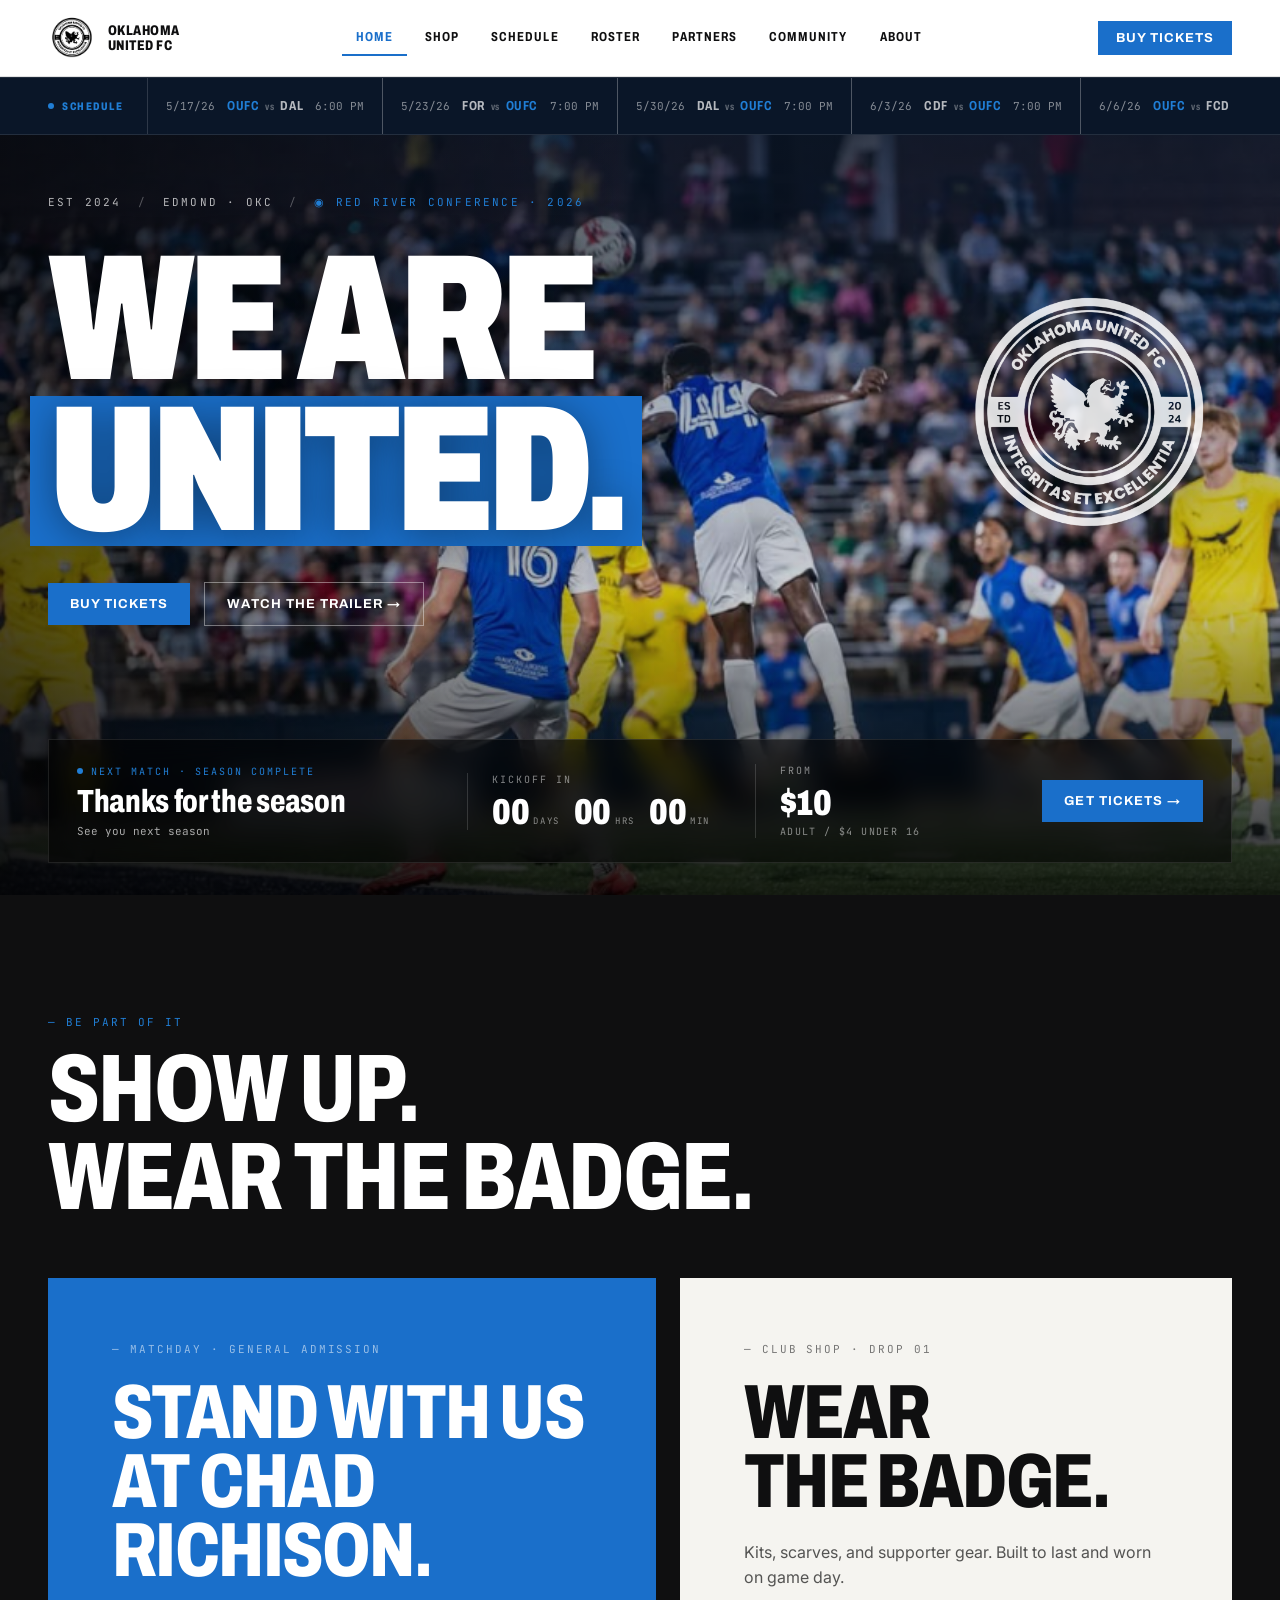
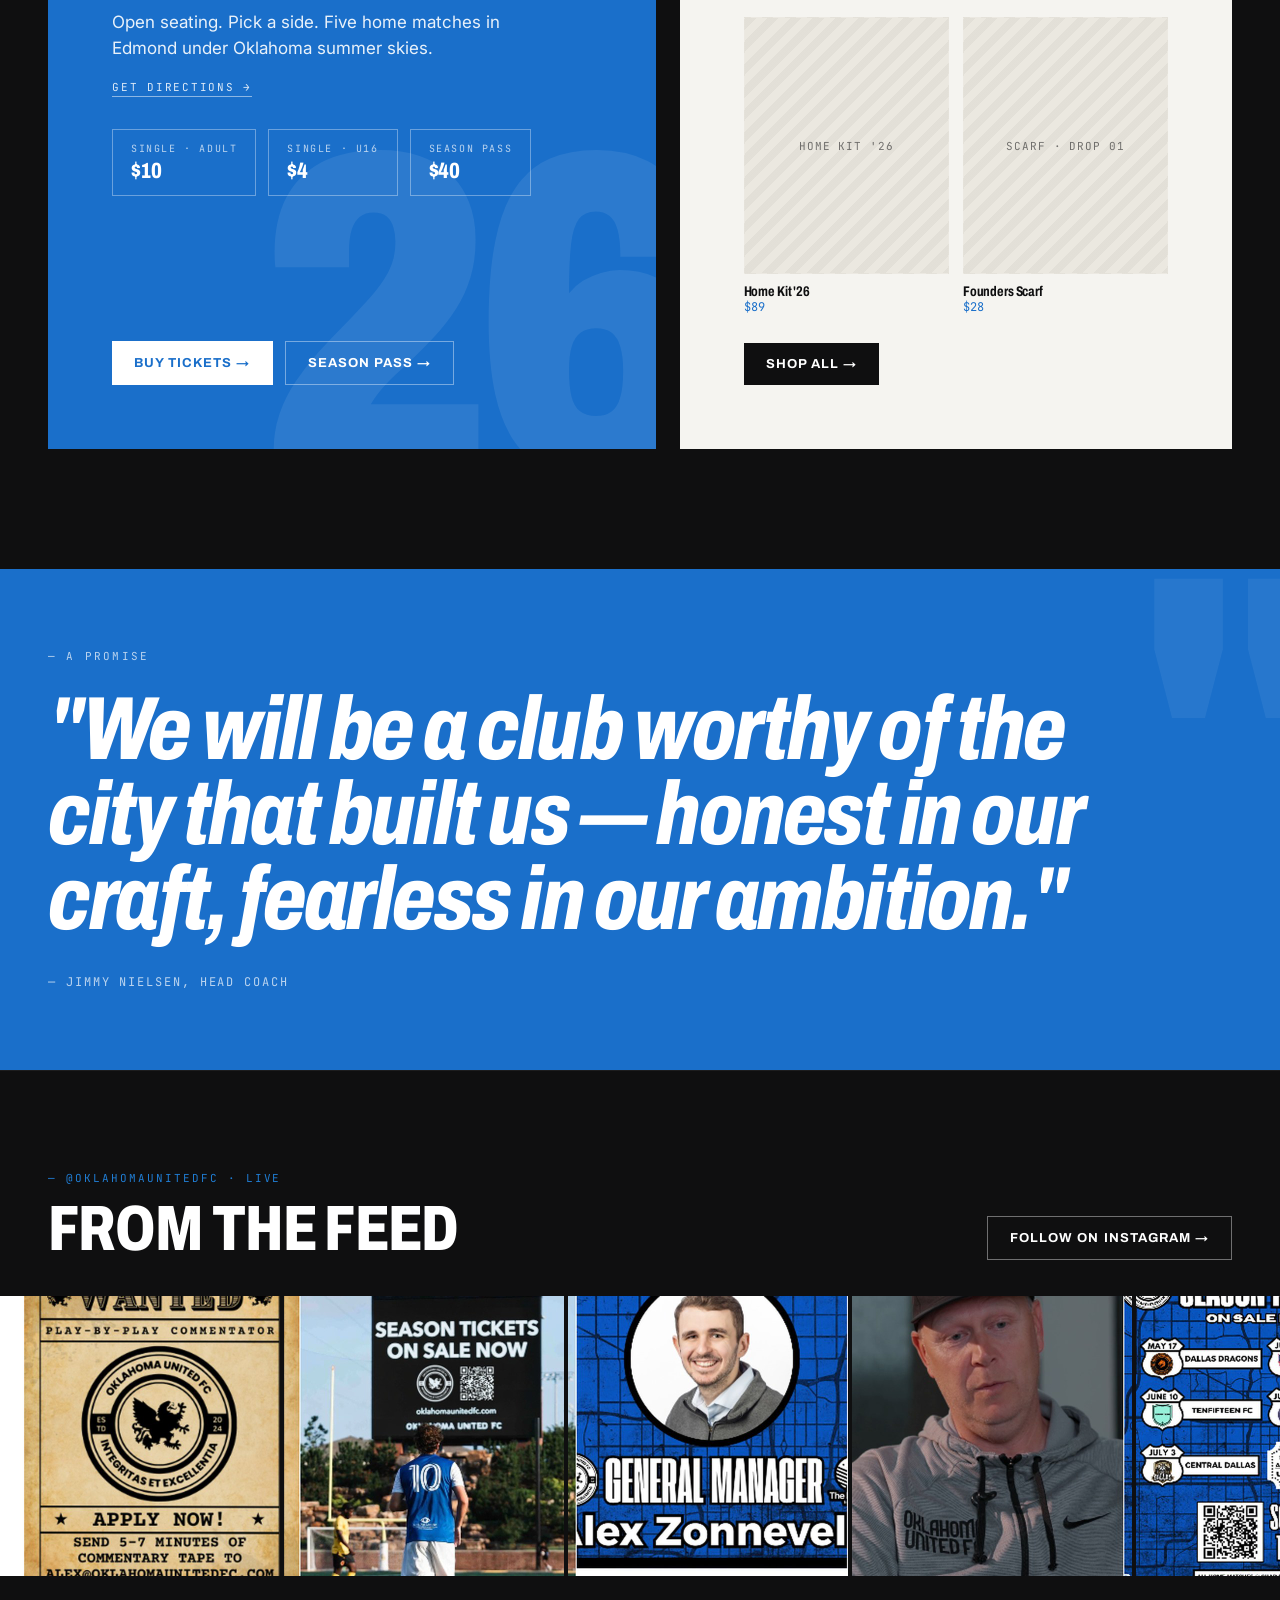
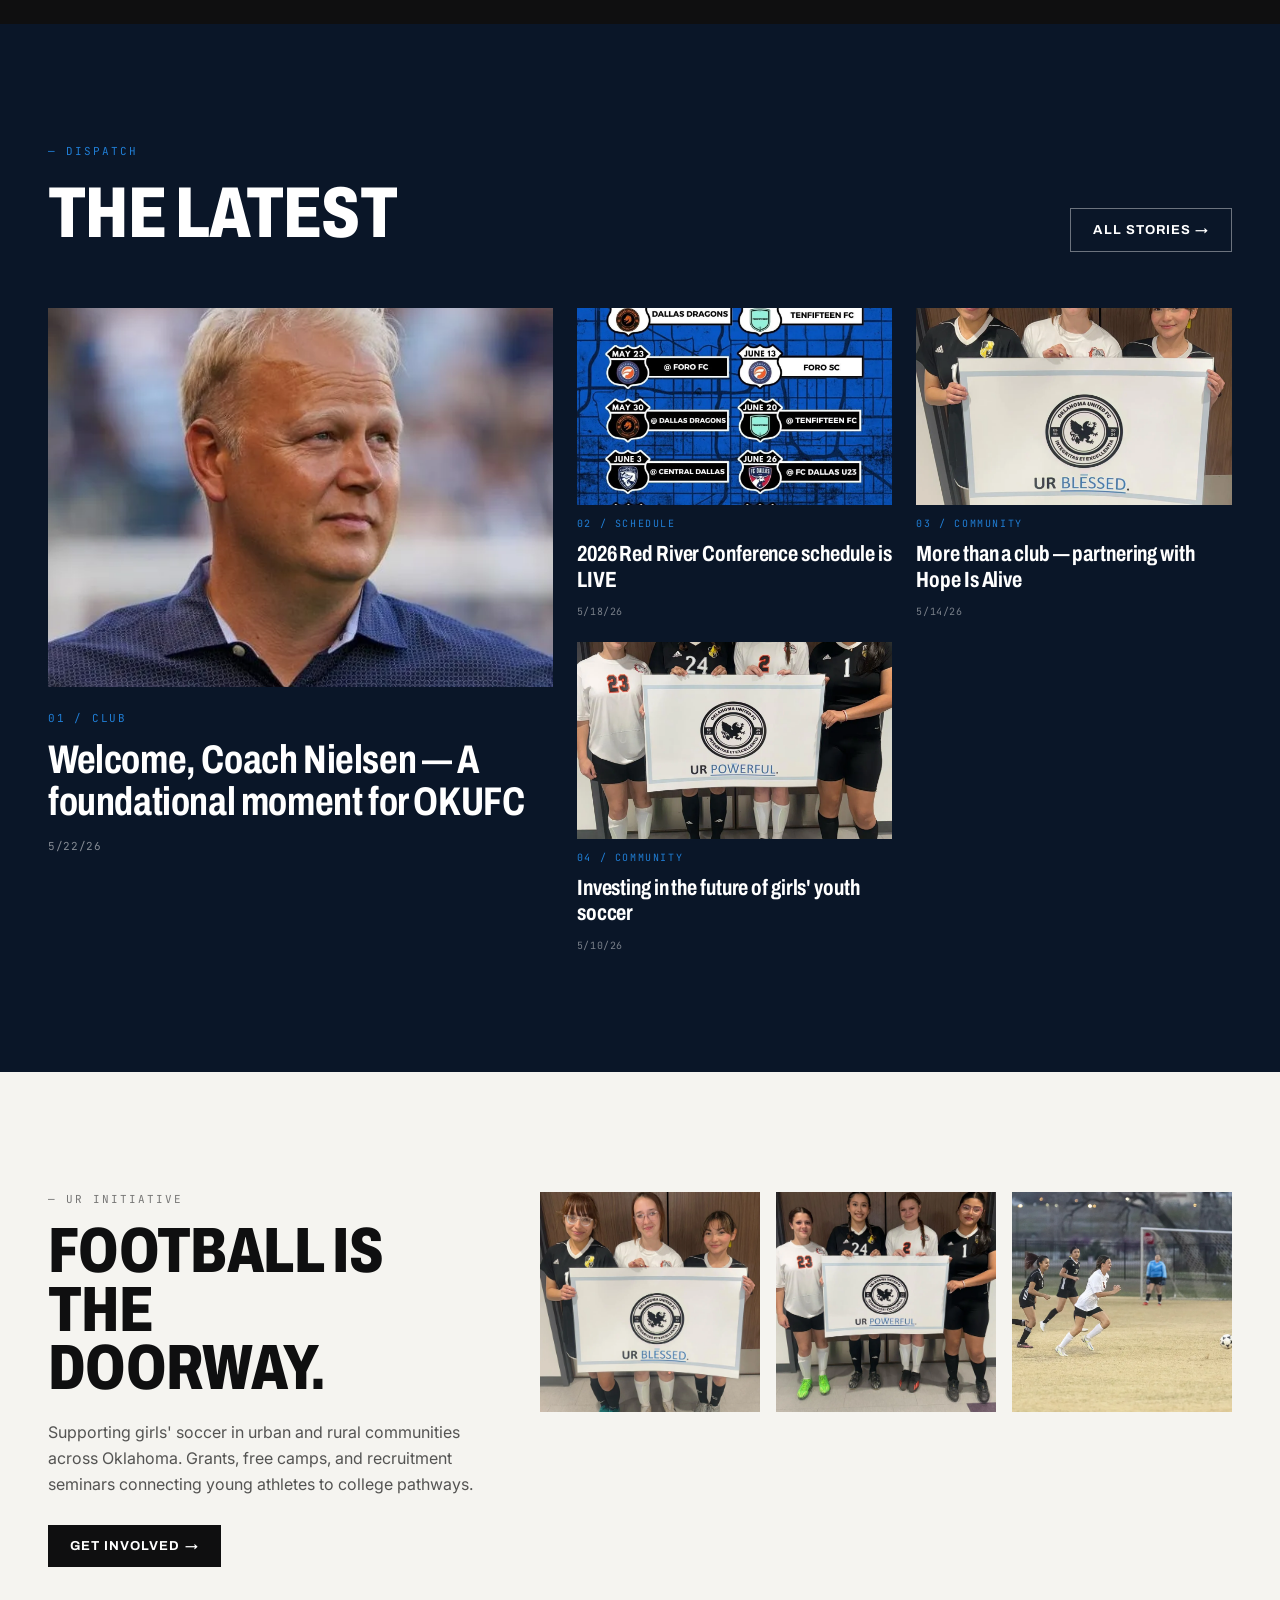
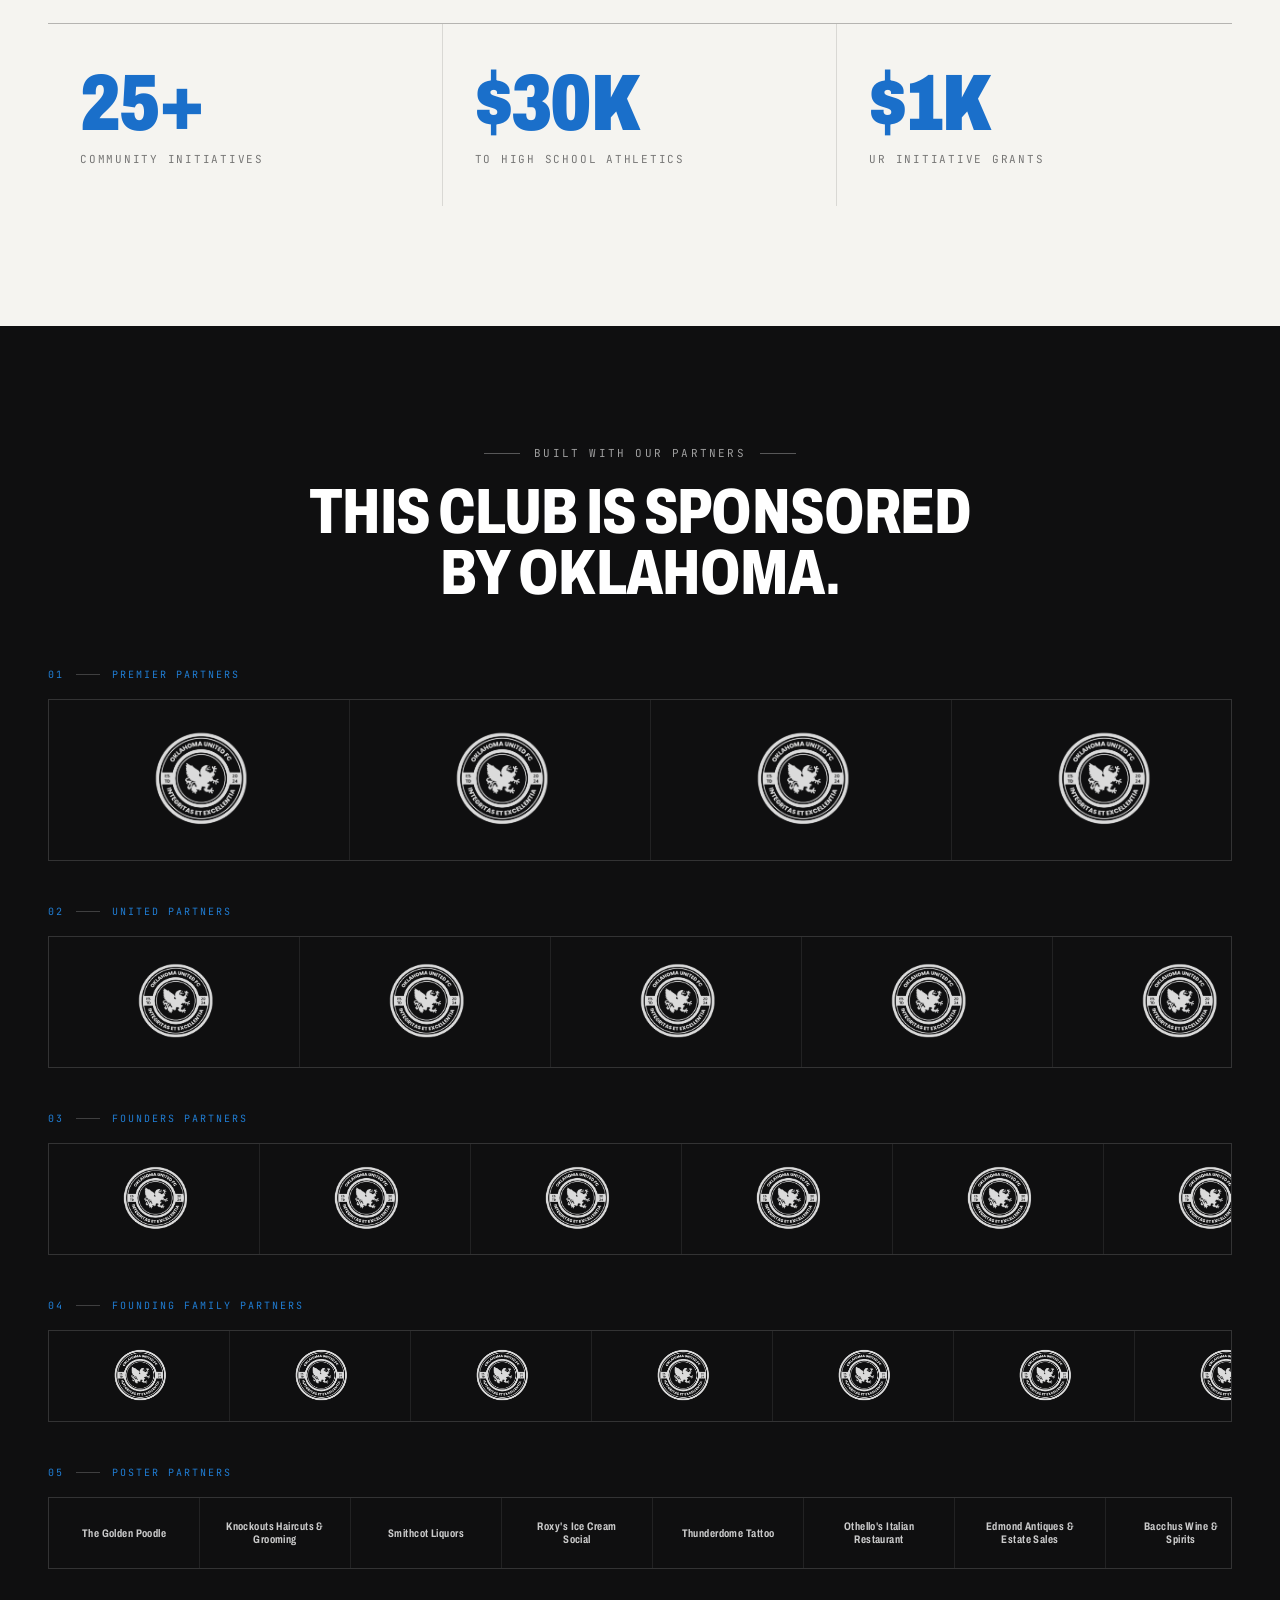
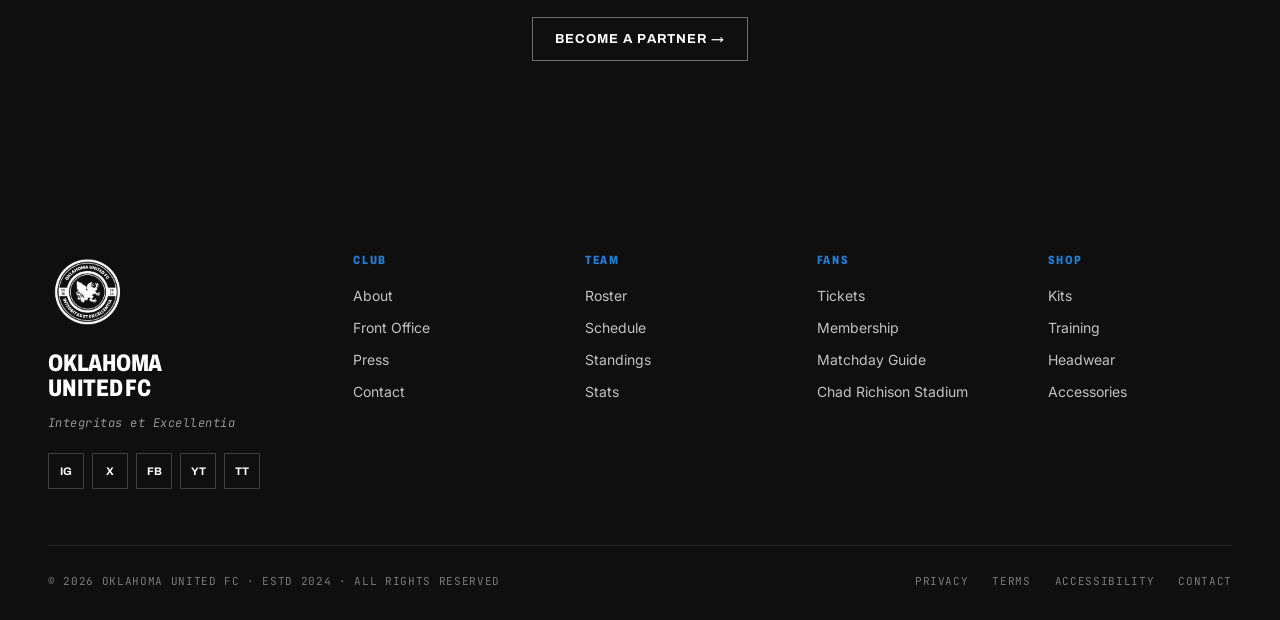
<file: index.html>
<!doctype html>
<html lang="en">
<head>
<meta charset="utf-8" />
<title>Oklahoma United FC</title>
<meta name="viewport" content="width=device-width, initial-scale=1" />
<meta name="description" content="Oklahoma United FC — Inaugural 2026 season in The League FC's Red River Conference. Chad Richison Stadium · Edmond, OK." />
<link rel="icon" href="assets/logo-club.png" />
<meta property="og:type" content="website" />
<meta property="og:title" content="Oklahoma United FC" />
<meta property="og:description" content="Oklahoma United FC. Inaugural 2026 season in The League FC's Red River Conference. Chad Richison Stadium, Edmond, OK." />
<meta property="og:image" content="/assets/og-image.png" />
<meta property="og:image:width" content="1200" />
<meta property="og:image:height" content="630" />
<meta property="og:site_name" content="Oklahoma United FC" />
<meta name="twitter:card" content="summary_large_image" />
<meta name="twitter:title" content="Oklahoma United FC" />
<meta name="twitter:description" content="Oklahoma United FC. Inaugural 2026 season in The League FC's Red River Conference. Chad Richison Stadium, Edmond, OK." />
<meta name="twitter:image" content="/assets/og-image.png" />
<link rel="preconnect" href="https://fonts.googleapis.com" />
<link rel="preconnect" href="https://fonts.gstatic.com" crossorigin />
<link href="https://fonts.googleapis.com/css2?family=Archivo:ital,wdth,wght@0,75..125,400..900;1,75..125,400..900&family=Inter:wght@400;500;600;700&family=JetBrains+Mono:ital,wght@0,400;0,500;1,400&display=swap" rel="stylesheet" />
<link rel="stylesheet" href="styles/oufc.css" />
</head>
<body>
<div class="page page-dark">
  <div data-nav data-active="Home"></div>
  <div data-ticker="dark"></div>

  <!-- HERO -->
  <section style="position:relative;background:#000;color:#fff;overflow:hidden;min-height:760px;">
    <img src="assets/hero-main.jpg" alt="Oklahoma United FC" style="position:absolute;inset:0;width:100%;height:100%;object-fit:cover;object-position:30% 25%;" onerror="this.style.display='none'" />
    <div style="position:absolute;inset:0;background:linear-gradient(180deg, rgba(10,22,40,0.78) 0%, rgba(10,22,40,0.3) 35%, rgba(10,22,40,0.2) 60%, rgba(0,0,0,0.85) 100%);"></div>
    <div style="position:absolute;inset:0;background:linear-gradient(90deg, rgba(0,0,0,0.6) 0%, transparent 50%);"></div>
    <img class="hero-watermark" src="assets/logo-club-alt.png" alt="" aria-hidden="true" />

    <div style="position:relative;max-width:1440px;margin:0 auto;padding:60px 48px 0;min-height:760px;display:flex;flex-direction:column;justify-content:space-between;">
      <div>
        <div class="font-mono" style="font-size:11px;letter-spacing:0.2em;text-transform:uppercase;color:rgba(255,255,255,0.7);margin-bottom:36px;display:flex;gap:16px;align-items:center;flex-wrap:wrap;">
          <span>EST 2024</span>
          <span style="color:rgba(255,255,255,0.3);">/</span>
          <span>EDMOND · OKC</span>
          <span style="color:rgba(255,255,255,0.3);">/</span>
          <span style="color:var(--blue-light);">◉ RED RIVER CONFERENCE · 2026</span>
        </div>
        <h1 class="font-display" style="font-size:clamp(80px, 14vw, 220px);font-weight:900;line-height:0.84;letter-spacing:-0.04em;text-transform:uppercase;margin-bottom:32px;text-shadow:0 4px 40px rgba(0,0,0,0.4);">
          We are<br/>
          <span style="background:var(--blue);padding:0 18px;display:inline-block;margin-left:-18px;">United.</span>
        </h1>
        <div style="display:flex;gap:14px;align-items:center;margin-top:36px;flex-wrap:wrap;">
          <a class="btn btn-primary" href="https://www.intix.com/org/oklahoma-united-fc" target="_blank" rel="noopener">Buy Tickets</a>
          <a class="btn btn-ghost-light" href="https://www.instagram.com/p/DLiURuMO5Ev/" target="_blank" rel="noopener">Watch the trailer →</a>
        </div>
      </div>

      <!-- Bottom strip — countdown + match info -->
      <div style="background:rgba(0,0,0,0.55);backdrop-filter:blur(14px);border:1px solid rgba(255,255,255,0.1);padding:24px 28px;display:grid;grid-template-columns:1.4fr 1fr 1fr auto;gap:32px;align-items:center;margin-bottom:32px;">
        <div>
          <div class="font-mono" style="font-size:10px;letter-spacing:0.2em;text-transform:uppercase;color:var(--blue-light);margin-bottom:8px;display:flex;align-items:center;gap:8px;">
            <span style="width:6px;height:6px;background:var(--blue-light);border-radius:50%;"></span>
            <span>Next Match · <span id="next-day-date">--</span></span>
          </div>
          <div id="next-matchup" class="font-display" style="font-size:32px;font-weight:800;line-height:1;">--</div>
          <div id="next-meta" class="font-mono" style="font-size:11px;color:rgba(255,255,255,0.65);margin-top:6px;">--</div>
        </div>
        <div style="border-left:1px solid rgba(255,255,255,0.15);padding-left:24px;">
          <div class="font-mono" style="font-size:10px;letter-spacing:0.2em;text-transform:uppercase;color:rgba(255,255,255,0.5);margin-bottom:8px;">Kickoff in</div>
          <div style="display:flex;gap:14px;align-items:baseline;">
            <div><span id="cd-days" class="font-display" style="font-size:36px;font-weight:900;line-height:1;">--</span><span class="font-mono" style="font-size:9px;letter-spacing:0.18em;color:rgba(255,255,255,0.5);margin-left:4px;">DAYS</span></div>
            <div><span id="cd-hrs" class="font-display" style="font-size:36px;font-weight:900;line-height:1;">--</span><span class="font-mono" style="font-size:9px;letter-spacing:0.18em;color:rgba(255,255,255,0.5);margin-left:4px;">HRS</span></div>
            <div><span id="cd-min" class="font-display" style="font-size:36px;font-weight:900;line-height:1;">--</span><span class="font-mono" style="font-size:9px;letter-spacing:0.18em;color:rgba(255,255,255,0.5);margin-left:4px;">MIN</span></div>
          </div>
        </div>
        <div style="border-left:1px solid rgba(255,255,255,0.15);padding-left:24px;">
          <div class="font-mono" style="font-size:10px;letter-spacing:0.2em;text-transform:uppercase;color:rgba(255,255,255,0.5);margin-bottom:8px;">From</div>
          <div class="font-display" style="font-size:36px;font-weight:900;line-height:1;">$10</div>
          <div class="font-mono" style="font-size:10px;color:rgba(255,255,255,0.5);margin-top:4px;letter-spacing:0.14em;text-transform:uppercase;">Adult / $4 Under 16</div>
        </div>
        <a class="btn btn-primary" href="https://www.intix.com/org/oklahoma-united-fc" target="_blank" rel="noopener">Get Tickets →</a>
      </div>
    </div>
  </section>

  <!-- TICKETS + SHOP -->
  <section style="background:var(--ink);color:#fff;padding:32px 48px 120px;">
    <div style="max-width:1440px;margin:0 auto;">
      <div style="padding-top:88px;padding-bottom:56px;display:flex;justify-content:space-between;align-items:flex-end;flex-wrap:wrap;gap:24px;">
        <div>
          <div class="font-mono" style="font-size:11px;letter-spacing:0.18em;text-transform:uppercase;color:var(--blue-light);margin-bottom:16px;">— Be part of it</div>
          <h2 class="font-display" style="font-size:clamp(48px, 8vw, 96px);font-weight:800;line-height:0.92;text-transform:uppercase;letter-spacing:-0.02em;">Show up.<br/>Wear the badge.</h2>
        </div>
      </div>
      <div style="display:grid;grid-template-columns:1.1fr 1fr;gap:24px;">
        <div style="background:var(--blue);padding:64px;position:relative;overflow:hidden;min-height:560px;display:flex;flex-direction:column;">
          <div class="font-display" style="position:absolute;right:-40px;bottom:-100px;font-size:460px;font-weight:900;color:rgba(255,255,255,0.08);line-height:1;letter-spacing:-0.04em;pointer-events:none;">26</div>
          <div class="eyebrow eyebrow-light" style="margin-bottom:22px;position:relative;">— Matchday · General Admission</div>
          <h3 class="font-display" style="font-size:clamp(48px, 6vw, 80px);font-weight:800;line-height:0.9;text-transform:uppercase;letter-spacing:-0.02em;margin-bottom:24px;position:relative;">Stand with us<br/>at Chad<br/>Richison.</h3>
          <p style="font-size:17px;line-height:1.55;color:rgba(255,255,255,0.9);max-width:440px;margin-bottom:18px;position:relative;">Open seating. Pick a side. Five home matches in Edmond under Oklahoma summer skies.</p>
          <a href="https://www.google.com/maps/search/?api=1&query=Chad+Richison+Stadium+100+E+University+Dr+Edmond+OK" target="_blank" rel="noopener" class="font-mono" style="display:inline-block;font-size:11px;letter-spacing:0.16em;text-transform:uppercase;color:rgba(255,255,255,0.85);text-decoration:none;border-bottom:1px solid rgba(255,255,255,0.5);padding-bottom:2px;margin-bottom:32px;position:relative;align-self:flex-start;">Get Directions →</a>
          <div style="display:flex;gap:12px;margin-bottom:36px;position:relative;flex-wrap:wrap;">
            <div style="padding:12px 18px;border:1px solid rgba(255,255,255,0.35);display:flex;flex-direction:column;gap:4px;">
              <span class="font-mono" style="font-size:10px;letter-spacing:0.16em;text-transform:uppercase;color:rgba(255,255,255,0.7);">Single · Adult</span>
              <span class="font-display" style="font-size:22px;font-weight:800;">$10</span>
            </div>
            <div style="padding:12px 18px;border:1px solid rgba(255,255,255,0.35);display:flex;flex-direction:column;gap:4px;">
              <span class="font-mono" style="font-size:10px;letter-spacing:0.16em;text-transform:uppercase;color:rgba(255,255,255,0.7);">Single · U16</span>
              <span class="font-display" style="font-size:22px;font-weight:800;">$4</span>
            </div>
            <div style="padding:12px 18px;border:1px solid rgba(255,255,255,0.35);display:flex;flex-direction:column;gap:4px;">
              <span class="font-mono" style="font-size:10px;letter-spacing:0.16em;text-transform:uppercase;color:rgba(255,255,255,0.7);">Season Pass</span>
              <span class="font-display" style="font-size:22px;font-weight:800;">$40</span>
            </div>
          </div>
          <div style="margin-top:auto;display:flex;gap:12px;position:relative;flex-wrap:wrap;">
            <a class="btn" href="https://www.intix.com/org/oklahoma-united-fc" target="_blank" rel="noopener" style="background:#fff;color:var(--blue);">Buy Tickets →</a>
            <a class="btn btn-ghost-light" href="tickets.html">Season Pass →</a>
          </div>
        </div>

        <div style="background:var(--paper);color:var(--ink);padding:64px;min-height:560px;display:flex;flex-direction:column;">
          <div class="eyebrow" style="margin-bottom:22px;">— Club Shop · Drop 01</div>
          <h3 class="font-display" style="font-size:clamp(48px, 6vw, 80px);font-weight:800;line-height:0.9;text-transform:uppercase;letter-spacing:-0.02em;margin-bottom:24px;">Wear<br/>the badge.</h3>
          <p style="font-size:16px;line-height:1.55;color:rgba(15,15,16,0.7);max-width:440px;margin-bottom:28px;">Kits, scarves, and supporter gear. Built to last and worn on game day.</p>
          <div style="display:grid;grid-template-columns:1fr 1fr;gap:14px;flex:1;margin-bottom:28px;">
            <div style="display:flex;flex-direction:column;">
              <div class="ph ph-light" style="aspect-ratio:4/5;flex:1;margin-bottom:10px;">HOME KIT '26</div>
              <div class="font-display" style="font-size:14px;font-weight:700;">Home Kit '26</div>
              <div class="font-mono" style="font-size:12px;color:var(--blue);">$89</div>
            </div>
            <div style="display:flex;flex-direction:column;">
              <div class="ph ph-light" style="aspect-ratio:4/5;flex:1;margin-bottom:10px;">SCARF · DROP 01</div>
              <div class="font-display" style="font-size:14px;font-weight:700;">Founders Scarf</div>
              <div class="font-mono" style="font-size:12px;color:var(--blue);">$28</div>
            </div>
          </div>
          <a class="btn btn-dark" href="https://www.oklahomaunitedfcstore.com/category/all-products" target="_blank" rel="noopener" style="align-self:flex-start;">Shop All →</a>
        </div>
      </div>
    </div>
  </section>

  <!-- MANIFESTO -->
  <section style="background:var(--blue);color:#fff;padding:80px 48px;position:relative;overflow:hidden;">
    <div style="max-width:1440px;margin:0 auto;position:relative;z-index:1;">
      <div class="font-mono" style="font-size:11px;letter-spacing:0.2em;text-transform:uppercase;color:rgba(255,255,255,0.7);margin-bottom:24px;">— A Promise</div>
      <h2 class="font-display italic" style="font-size:clamp(40px, 7vw, 96px);font-weight:800;line-height:0.95;letter-spacing:-0.02em;max-width:1100px;">"We will be a club worthy of the city that built us — honest in our craft, fearless in our ambition."</h2>
      <div class="font-mono" style="font-size:12px;letter-spacing:0.16em;text-transform:uppercase;color:rgba(255,255,255,0.7);margin-top:32px;">— Jimmy Nielsen, Head Coach</div>
    </div>
    <div class="font-display" style="position:absolute;right:-40px;top:-60px;font-size:480px;font-weight:900;color:rgba(255,255,255,0.06);line-height:1;letter-spacing:-0.04em;pointer-events:none;">"</div>
  </section>

  <!-- INSTAGRAM STRIP — auto-scrolling marquee. Items duplicated for seamless loop.
       To wire to a live IG feed: replace the <div class="ig-marquee-row"> contents
       with the <iframe>/<script> embed from a service like SnapWidget or LightWidget. -->
  <section style="background:var(--ink);color:#fff;padding:100px 0 48px;border-top:1px solid rgba(255,255,255,0.06);">
    <div style="max-width:1440px;margin:0 auto;padding:0 48px;display:flex;justify-content:space-between;align-items:flex-end;margin-bottom:36px;flex-wrap:wrap;gap:24px;">
      <div>
        <div class="font-mono" style="font-size:11px;letter-spacing:0.18em;text-transform:uppercase;color:var(--blue-light);margin-bottom:14px;">— @oklahomaunitedfc · Live</div>
        <h2 class="font-display" style="font-size:clamp(40px, 5vw, 64px);font-weight:800;text-transform:uppercase;letter-spacing:-0.01em;line-height:0.95;">From the feed</h2>
      </div>
      <a class="btn btn-ghost-light" href="https://www.instagram.com/oklahomaunitedfc/" target="_blank" rel="noopener">Follow on Instagram →</a>
    </div>
    <div class="ig-marquee">
      <div class="ig-marquee-row">
        <a href="https://www.instagram.com/oklahomaunitedfc/" target="_blank" rel="noopener" class="ig-marquee-item"><img src="assets/instagram/ig-1.jpg" alt="" /></a>
        <a href="https://www.instagram.com/oklahomaunitedfc/" target="_blank" rel="noopener" class="ig-marquee-item"><img src="assets/instagram/ig-2.jpg" alt="" /></a>
        <a href="https://www.instagram.com/oklahomaunitedfc/" target="_blank" rel="noopener" class="ig-marquee-item"><img src="assets/instagram/ig-3.jpg" alt="" /></a>
        <a href="https://www.instagram.com/oklahomaunitedfc/" target="_blank" rel="noopener" class="ig-marquee-item"><img src="assets/instagram/ig-4.jpg" alt="" /></a>
        <a href="https://www.instagram.com/oklahomaunitedfc/" target="_blank" rel="noopener" class="ig-marquee-item"><img src="assets/instagram/ig-5.jpg" alt="" /></a>
        <a href="https://www.instagram.com/oklahomaunitedfc/" target="_blank" rel="noopener" class="ig-marquee-item"><img src="assets/instagram/ig-6.jpg" alt="" /></a>
        <a href="https://www.instagram.com/oklahomaunitedfc/" target="_blank" rel="noopener" class="ig-marquee-item"><img src="assets/instagram/ig-7.jpg" alt="" /></a>
        <a href="https://www.instagram.com/oklahomaunitedfc/" target="_blank" rel="noopener" class="ig-marquee-item"><img src="assets/instagram/ig-8.jpg" alt="" /></a>
        <a href="https://www.instagram.com/oklahomaunitedfc/" target="_blank" rel="noopener" class="ig-marquee-item"><img src="assets/instagram/ig-9.jpg" alt="" /></a>
        <a href="https://www.instagram.com/oklahomaunitedfc/" target="_blank" rel="noopener" class="ig-marquee-item"><img src="assets/instagram/ig-10.jpg" alt="" /></a>
        <a href="https://www.instagram.com/oklahomaunitedfc/" target="_blank" rel="noopener" class="ig-marquee-item" aria-hidden="true" tabindex="-1"><img src="assets/instagram/ig-1.jpg" alt="" /></a>
        <a href="https://www.instagram.com/oklahomaunitedfc/" target="_blank" rel="noopener" class="ig-marquee-item" aria-hidden="true" tabindex="-1"><img src="assets/instagram/ig-2.jpg" alt="" /></a>
        <a href="https://www.instagram.com/oklahomaunitedfc/" target="_blank" rel="noopener" class="ig-marquee-item" aria-hidden="true" tabindex="-1"><img src="assets/instagram/ig-3.jpg" alt="" /></a>
        <a href="https://www.instagram.com/oklahomaunitedfc/" target="_blank" rel="noopener" class="ig-marquee-item" aria-hidden="true" tabindex="-1"><img src="assets/instagram/ig-4.jpg" alt="" /></a>
        <a href="https://www.instagram.com/oklahomaunitedfc/" target="_blank" rel="noopener" class="ig-marquee-item" aria-hidden="true" tabindex="-1"><img src="assets/instagram/ig-5.jpg" alt="" /></a>
        <a href="https://www.instagram.com/oklahomaunitedfc/" target="_blank" rel="noopener" class="ig-marquee-item" aria-hidden="true" tabindex="-1"><img src="assets/instagram/ig-6.jpg" alt="" /></a>
        <a href="https://www.instagram.com/oklahomaunitedfc/" target="_blank" rel="noopener" class="ig-marquee-item" aria-hidden="true" tabindex="-1"><img src="assets/instagram/ig-7.jpg" alt="" /></a>
        <a href="https://www.instagram.com/oklahomaunitedfc/" target="_blank" rel="noopener" class="ig-marquee-item" aria-hidden="true" tabindex="-1"><img src="assets/instagram/ig-8.jpg" alt="" /></a>
        <a href="https://www.instagram.com/oklahomaunitedfc/" target="_blank" rel="noopener" class="ig-marquee-item" aria-hidden="true" tabindex="-1"><img src="assets/instagram/ig-9.jpg" alt="" /></a>
        <a href="https://www.instagram.com/oklahomaunitedfc/" target="_blank" rel="noopener" class="ig-marquee-item" aria-hidden="true" tabindex="-1"><img src="assets/instagram/ig-10.jpg" alt="" /></a>
      </div>
    </div>
  </section>

  <!-- NEWS -->
  <section style="background:var(--navy);color:#fff;padding:120px 48px;">
    <div style="max-width:1440px;margin:0 auto;">
      <div style="display:flex;justify-content:space-between;align-items:flex-end;margin-bottom:56px;flex-wrap:wrap;gap:24px;">
        <div>
          <div class="font-mono" style="font-size:11px;letter-spacing:0.18em;text-transform:uppercase;color:var(--blue-light);margin-bottom:16px;">— Dispatch</div>
          <h2 class="font-display" style="font-size:clamp(40px, 6vw, 72px);font-weight:800;text-transform:uppercase;letter-spacing:-0.01em;">The latest</h2>
        </div>
        <a class="btn btn-ghost-light" href="news.html">All Stories →</a>
      </div>
      <div style="display:grid;grid-template-columns:1.6fr 1fr 1fr;grid-template-rows:auto auto;gap:24px;">
        <article style="grid-row:span 2;display:flex;flex-direction:column;">
          <img src="assets/jimmy-nielsen.jpg" alt="" style="width:100%;aspect-ratio:4/3;object-fit:cover;margin-bottom:24px;" />
          <div class="font-mono" style="font-size:11px;letter-spacing:0.16em;color:var(--blue-light);text-transform:uppercase;margin-bottom:14px;">01 / CLUB</div>
          <h3 class="font-display" style="font-size:40px;font-weight:700;line-height:1.05;margin-bottom:16px;letter-spacing:-0.01em;">Welcome, Coach Nielsen — A foundational moment for OKUFC</h3>
          <div class="font-mono" style="font-size:11px;color:rgba(255,255,255,0.5);letter-spacing:0.06em;">5/22/26</div>
        </article>
        <article style="display:flex;flex-direction:column;gap:12px;">
          <img src="assets/schedule-infographic.jpg" alt="" style="width:100%;aspect-ratio:16/10;object-fit:cover;" />
          <div class="font-mono" style="font-size:10px;letter-spacing:0.16em;color:var(--blue-light);text-transform:uppercase;">02 / SCHEDULE</div>
          <h3 class="font-display" style="font-size:22px;font-weight:700;line-height:1.15;letter-spacing:-0.005em;">2026 Red River Conference schedule is LIVE</h3>
          <div class="font-mono" style="font-size:10px;color:rgba(255,255,255,0.45);letter-spacing:0.06em;">5/18/26</div>
        </article>
        <article style="display:flex;flex-direction:column;gap:12px;">
          <img src="assets/community-1.jpg" alt="" style="width:100%;aspect-ratio:16/10;object-fit:cover;" />
          <div class="font-mono" style="font-size:10px;letter-spacing:0.16em;color:var(--blue-light);text-transform:uppercase;">03 / COMMUNITY</div>
          <h3 class="font-display" style="font-size:22px;font-weight:700;line-height:1.15;letter-spacing:-0.005em;">More than a club — partnering with Hope Is Alive</h3>
          <div class="font-mono" style="font-size:10px;color:rgba(255,255,255,0.45);letter-spacing:0.06em;">5/14/26</div>
        </article>
        <article style="display:flex;flex-direction:column;gap:12px;">
          <img src="assets/community-2.jpg" alt="" style="width:100%;aspect-ratio:16/10;object-fit:cover;" />
          <div class="font-mono" style="font-size:10px;letter-spacing:0.16em;color:var(--blue-light);text-transform:uppercase;">04 / COMMUNITY</div>
          <h3 class="font-display" style="font-size:22px;font-weight:700;line-height:1.15;letter-spacing:-0.005em;">Investing in the future of girls' youth soccer</h3>
          <div class="font-mono" style="font-size:10px;color:rgba(255,255,255,0.45);letter-spacing:0.06em;">5/10/26</div>
        </article>
      </div>
    </div>
  </section>

  <!-- COMMUNITY -->
  <section style="background:var(--paper);color:var(--ink);padding:120px 48px;">
    <div style="max-width:1440px;margin:0 auto;">
      <div style="display:grid;grid-template-columns:1fr 1.6fr;gap:60px;margin-bottom:56px;">
        <div>
          <div class="eyebrow" style="margin-bottom:16px;">— UR Initiative</div>
          <h2 class="font-display" style="font-size:clamp(40px, 5vw, 64px);font-weight:800;text-transform:uppercase;line-height:0.92;letter-spacing:-0.01em;margin-bottom:22px;">Football is the<br/>doorway.</h2>
          <p style="font-size:16px;line-height:1.6;color:rgba(15,15,16,0.7);margin-bottom:28px;">Supporting girls' soccer in urban and rural communities across Oklahoma. Grants, free camps, and recruitment seminars connecting young athletes to college pathways.</p>
          <a class="btn btn-dark" href="community.html">Get Involved →</a>
        </div>
        <div style="display:grid;grid-template-columns:repeat(3, 1fr);gap:16px;">
          <img src="assets/community-1.jpg" alt="" style="width:100%;aspect-ratio:1/1;object-fit:cover;" />
          <img src="assets/community-2.jpg" alt="" style="width:100%;aspect-ratio:1/1;object-fit:cover;" />
          <img src="assets/community-3.jpg" alt="" style="width:100%;aspect-ratio:1/1;object-fit:cover;" />
        </div>
      </div>
      <div style="display:grid;grid-template-columns:repeat(3, 1fr);gap:0;border-top:1px solid var(--line-strong);">
        <div style="padding:40px 32px;border-right:1px solid var(--line);">
          <div class="font-display" style="font-size:80px;font-weight:900;line-height:1;color:var(--blue);margin-bottom:8px;letter-spacing:-0.02em;">25+</div>
          <div class="font-mono" style="font-size:11px;letter-spacing:0.16em;text-transform:uppercase;color:rgba(15,15,16,0.55);">Community Initiatives</div>
        </div>
        <div style="padding:40px 32px;border-right:1px solid var(--line);">
          <div class="font-display" style="font-size:80px;font-weight:900;line-height:1;color:var(--blue);margin-bottom:8px;letter-spacing:-0.02em;">$30K</div>
          <div class="font-mono" style="font-size:11px;letter-spacing:0.16em;text-transform:uppercase;color:rgba(15,15,16,0.55);">To High School Athletics</div>
        </div>
        <div style="padding:40px 32px;">
          <div class="font-display" style="font-size:80px;font-weight:900;line-height:1;color:var(--blue);margin-bottom:8px;letter-spacing:-0.02em;">$1K</div>
          <div class="font-mono" style="font-size:11px;letter-spacing:0.16em;text-transform:uppercase;color:rgba(15,15,16,0.55);">UR Initiative Grants</div>
        </div>
      </div>
    </div>
  </section>

  <!-- PARTNERS -->
  <section id="partners-home" style="background:var(--ink);color:#fff;padding:120px 48px;">
    <div style="max-width:1440px;margin:0 auto;">
      <div style="text-align:center;margin-bottom:64px;">
        <div style="display:flex;align-items:center;justify-content:center;gap:14px;margin-bottom:22px;">
          <span style="width:36px;height:1px;background:rgba(255,255,255,0.3);"></span>
          <div class="font-mono" style="font-size:11px;letter-spacing:0.2em;text-transform:uppercase;color:rgba(255,255,255,0.6);">Built with our partners</div>
          <span style="width:36px;height:1px;background:rgba(255,255,255,0.3);"></span>
        </div>
        <h2 class="font-display" style="font-size:clamp(40px, 5vw, 64px);font-weight:800;text-transform:uppercase;letter-spacing:-0.01em;line-height:0.95;">This club is sponsored<br/>by Oklahoma.</h2>
      </div>
      <div id="partners-tiers"></div>
      <div style="text-align:center;margin-top:48px;">
        <a class="btn btn-ghost-light" href="partners.html">Become a Partner →</a>
      </div>
    </div>
  </section>

  <div data-footer></div>
</div>

<script src="js/data.js"></script>
<script src="js/site.js"></script>
<script>
  // Live next-match countdown. Picks the next match where kickoff > now.
  // Auto-rolls to the next fixture once kickoff has passed. Updates every 30s.
  (function () {
    var D = window.OUFC_DATA;
    function pad(n) { return String(n).padStart(2, "0"); }
    function $(id) { return document.getElementById(id); }

    function tick() {
      var now = Date.now();
      var next = D.schedule.find(function (m) { return Date.parse(m.kickoff) > now; });

      if (!next) {
        $("next-day-date").textContent = "Season Complete";
        $("next-matchup").textContent  = "Thanks for the season";
        $("next-meta").textContent     = "See you next season";
        $("cd-days").textContent = "00";
        $("cd-hrs").textContent  = "00";
        $("cd-min").textContent  = "00";
        return;
      }

      var diff = Date.parse(next.kickoff) - now;
      var days = Math.floor(diff / 86400000);
      var hrs  = Math.floor((diff % 86400000) / 3600000);
      var mins = Math.floor((diff % 3600000) / 60000);

      $("cd-days").textContent = pad(days);
      $("cd-hrs").textContent  = pad(hrs);
      $("cd-min").textContent  = pad(mins);

      var dayOfWeek = (next.day.split(" · ")[0] || "").trim();
      var time      = (next.day.split(" · ")[1] || "").trim();
      var matchup = next.home
        ? "OUFC vs " + next.opp.toUpperCase()
        : next.opp.toUpperCase() + " vs OUFC";
      var venueShort = next.venue.split(" · ")[0];

      $("next-day-date").textContent = dayOfWeek + " " + next.date;
      $("next-matchup").textContent  = matchup;
      $("next-meta").textContent     = time + " CT · " + venueShort;
    }

    tick();
    setInterval(tick, 30000);
  })();
</script>
<script>
  // Render the partner tier wall on home from data. Skips empty tiers.
  (function () {
    var D = window.OUFC_DATA;
    var host = document.getElementById("partners-tiers");
    if (!host) return;
    var visible = D.partnerTiers.filter(function (t) { return t.partners && t.partners.length > 0; });
    var html = visible.map(function (tier, ti) {
      var h = tier.tier === "Premier" ? 160 : tier.tier === "United" ? 130 : tier.tier === "Founders" ? 110 : tier.tier === "Founding Family" ? 90 : 70;
      var w = tier.tier === "Premier" ? 300 : tier.tier === "United" ? 250 : tier.tier === "Founders" ? 210 : tier.tier === "Founding Family" ? 180 : 150;
      var fs = tier.tier === "Premier" ? 24 : tier.tier === "United" ? 20 : tier.tier === "Founders" ? 17 : tier.tier === "Founding Family" ? 14 : 11;
      var pxPerSec = tier.tier === "Premier" ? 60 : tier.tier === "United" ? 70 : 80;
      var loopWidth = (w + 1) * tier.partners.length;
      var duration = Math.max(20, Math.round(loopWidth / pxPerSec));

      function cell(p) {
        var inner = p.logo
          ? '<img src="' + p.logo + '" alt="' + p.name + '" />'
          : p.name;
        return '<div class="partner-marquee-item font-display" style="width:' + w + 'px;height:' + h + 'px;font-size:' + fs + 'px;">' + inner + '</div>';
      }
      var cells = tier.partners.map(cell).join("") + tier.partners.map(cell).join("");

      return '<div style="margin-bottom:44px;">' +
        '<div class="font-mono" style="font-size:10px;letter-spacing:0.2em;text-transform:uppercase;color:var(--blue-light);margin-bottom:18px;display:flex;align-items:center;gap:12px;">' +
          '<span>' + String(ti + 1).padStart(2, "0") + '</span>' +
          '<span style="width:24px;height:1px;background:rgba(255,255,255,0.2);"></span>' +
          '<span>' + tier.tier + ' Partners</span>' +
        '</div>' +
        '<div class="partner-marquee is-dark" style="--marquee-duration:' + duration + 's;">' +
          '<div class="partner-marquee-row" aria-label="' + tier.tier + ' partners">' + cells + '</div>' +
        '</div>' +
      '</div>';
    }).join("");
    host.innerHTML = html;
  })();
</script>
</body>
</html>
</file>
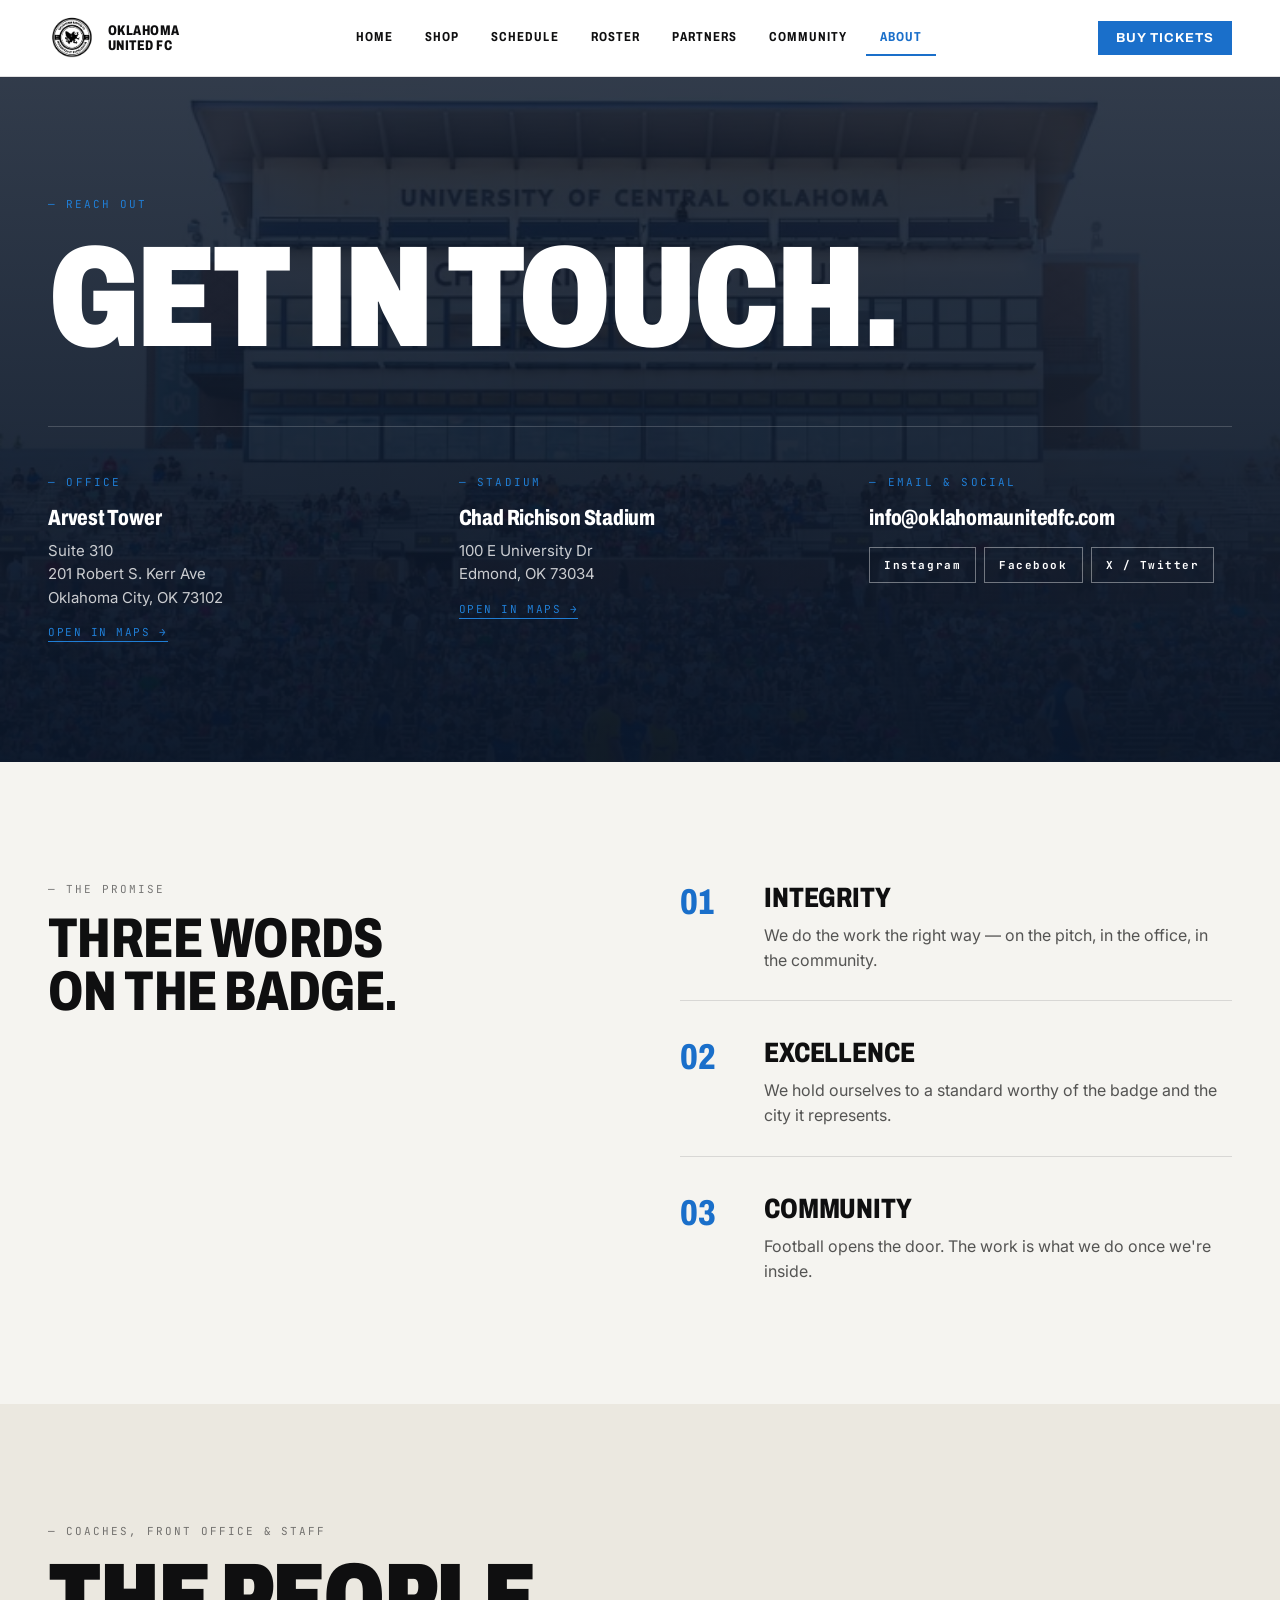
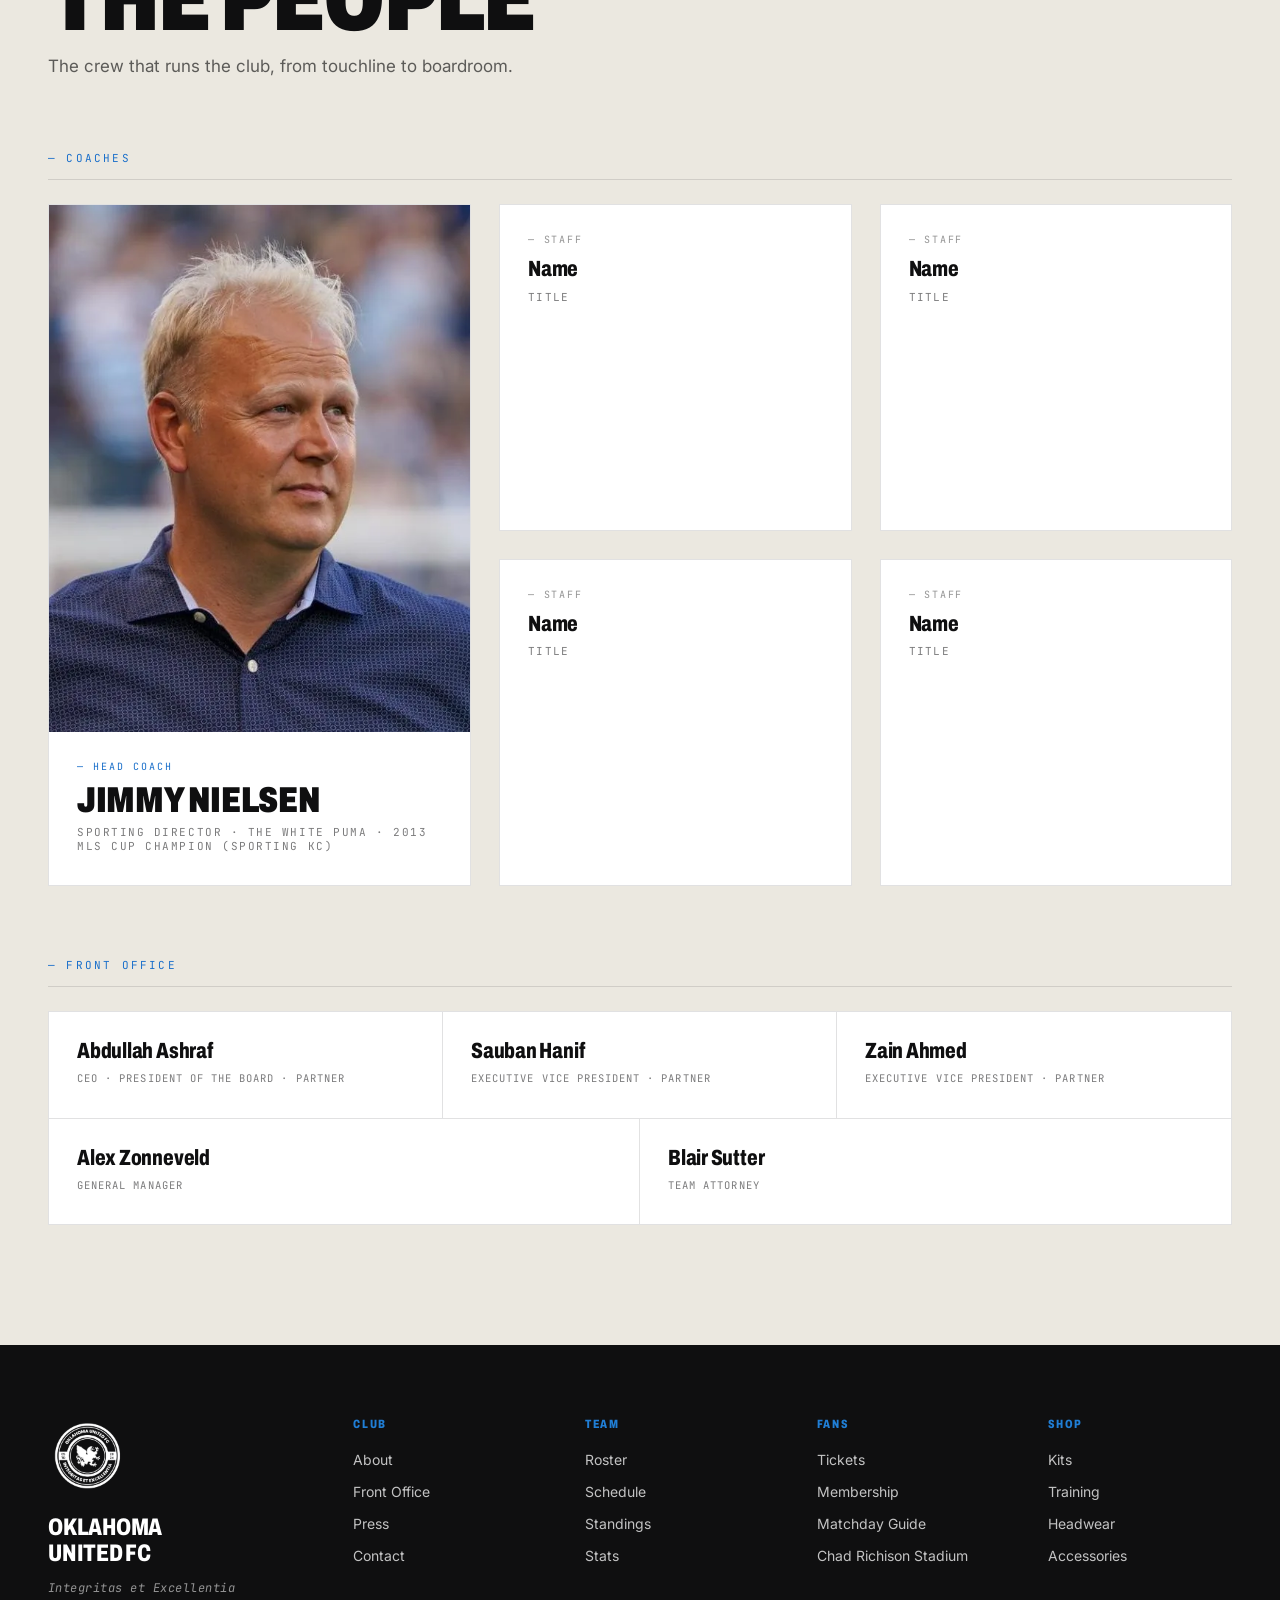
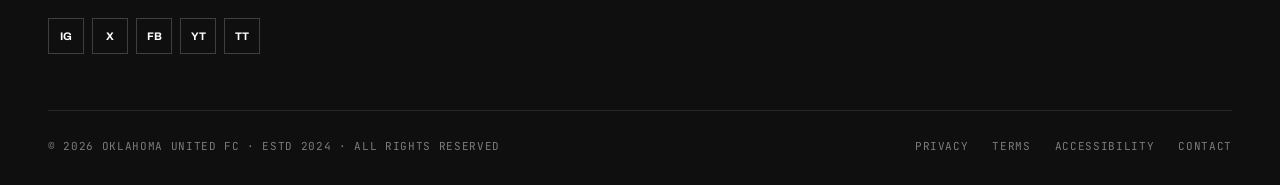
<file: about.html>
<!doctype html>
<html lang="en">
<head>
<meta charset="utf-8" />
<title>About · Oklahoma United FC</title>
<meta name="viewport" content="width=device-width, initial-scale=1" />
<link rel="icon" href="assets/logo-club.png" />
<meta property="og:type" content="website" />
<meta property="og:title" content="About | Oklahoma United FC" />
<meta property="og:description" content="Oklahoma United FC. Inaugural 2026 season in The League FC's Red River Conference. Chad Richison Stadium, Edmond, OK." />
<meta property="og:image" content="/assets/og-image.png" />
<meta property="og:image:width" content="1200" />
<meta property="og:image:height" content="630" />
<meta property="og:site_name" content="Oklahoma United FC" />
<meta name="twitter:card" content="summary_large_image" />
<meta name="twitter:title" content="About | Oklahoma United FC" />
<meta name="twitter:description" content="Oklahoma United FC. Inaugural 2026 season in The League FC's Red River Conference. Chad Richison Stadium, Edmond, OK." />
<meta name="twitter:image" content="/assets/og-image.png" />
<link rel="preconnect" href="https://fonts.googleapis.com" />
<link rel="preconnect" href="https://fonts.gstatic.com" crossorigin />
<link href="https://fonts.googleapis.com/css2?family=Archivo:ital,wdth,wght@0,75..125,400..900;1,75..125,400..900&family=Inter:wght@400;500;600;700&family=JetBrains+Mono:ital,wght@0,400;0,500;1,400&display=swap" rel="stylesheet" />
<link rel="stylesheet" href="styles/oufc.css" />
</head>
<body>
<div class="page">
  <div data-nav data-active="About"></div>

  <!-- Contact hero -->
  <section style="position:relative;background:var(--navy);color:#fff;overflow:hidden;padding:120px 48px;">
    <img src="assets/about-hero.png" alt="" style="position:absolute;inset:0;width:100%;height:100%;object-fit:cover;object-position:center top;opacity:0.55;" />
    <div style="position:absolute;inset:0;background:linear-gradient(180deg, rgba(10,22,40,0.7) 0%, rgba(10,22,40,0.95) 100%);"></div>
    <div style="position:relative;max-width:1440px;margin:0 auto;">
      <div class="font-mono" style="font-size:11px;letter-spacing:0.18em;text-transform:uppercase;color:var(--blue-light);margin-bottom:24px;">— Reach Out</div>
      <h1 class="font-display" style="font-size:clamp(72px, 12vw, 144px);font-weight:900;line-height:0.88;text-transform:uppercase;letter-spacing:-0.025em;max-width:1200px;margin-bottom:64px;">Get in touch.</h1>

      <div style="display:grid;grid-template-columns:1fr 1fr 1fr;gap:48px;border-top:1px solid rgba(255,255,255,0.18);padding-top:48px;">
        <div>
          <div class="font-mono" style="font-size:11px;letter-spacing:0.2em;text-transform:uppercase;color:var(--blue-light);margin-bottom:16px;">— Office</div>
          <div class="font-display" style="font-size:22px;font-weight:800;line-height:1.2;margin-bottom:8px;">Arvest Tower</div>
          <div style="font-size:15px;line-height:1.55;color:rgba(255,255,255,0.78);">
            Suite 310<br/>
            201 Robert S. Kerr Ave<br/>
            Oklahoma City, OK 73102
          </div>
          <a href="https://www.google.com/maps/search/?api=1&query=201+Robert+S+Kerr+Ave+Suite+310+Oklahoma+City+OK+73102" target="_blank" rel="noopener" class="font-mono" style="display:inline-block;margin-top:16px;font-size:11px;letter-spacing:0.14em;text-transform:uppercase;color:var(--blue-light);text-decoration:none;border-bottom:1px solid var(--blue-light);padding-bottom:2px;">Open in Maps →</a>
        </div>

        <div>
          <div class="font-mono" style="font-size:11px;letter-spacing:0.2em;text-transform:uppercase;color:var(--blue-light);margin-bottom:16px;">— Stadium</div>
          <div class="font-display" style="font-size:22px;font-weight:800;line-height:1.2;margin-bottom:8px;">Chad Richison Stadium</div>
          <div style="font-size:15px;line-height:1.55;color:rgba(255,255,255,0.78);">
            100 E University Dr<br/>
            Edmond, OK 73034
          </div>
          <a href="https://www.google.com/maps/search/?api=1&query=Chad+Richison+Stadium+100+E+University+Dr+Edmond+OK" target="_blank" rel="noopener" class="font-mono" style="display:inline-block;margin-top:16px;font-size:11px;letter-spacing:0.14em;text-transform:uppercase;color:var(--blue-light);text-decoration:none;border-bottom:1px solid var(--blue-light);padding-bottom:2px;">Open in Maps →</a>
        </div>

        <div>
          <div class="font-mono" style="font-size:11px;letter-spacing:0.2em;text-transform:uppercase;color:var(--blue-light);margin-bottom:16px;">— Email & Social</div>
          <a href="mailto:info@oklahomaunitedfc.com" class="font-display" style="font-size:22px;font-weight:800;line-height:1.2;margin-bottom:16px;color:#fff;text-decoration:none;display:block;word-break:break-all;">info@oklahomaunitedfc.com</a>
          <div style="display:flex;gap:8px;flex-wrap:wrap;">
            <a href="https://www.instagram.com/oklahomaunitedfc/" target="_blank" rel="noopener" class="font-mono" style="padding:10px 14px;border:1px solid rgba(255,255,255,0.4);color:#fff;text-decoration:none;font-size:11px;letter-spacing:0.14em;font-weight:700;">Instagram</a>
            <a href="https://www.facebook.com/oklahomaunitedfc/" target="_blank" rel="noopener" class="font-mono" style="padding:10px 14px;border:1px solid rgba(255,255,255,0.4);color:#fff;text-decoration:none;font-size:11px;letter-spacing:0.14em;font-weight:700;">Facebook</a>
            <a href="https://x.com/oklaunitedfc" target="_blank" rel="noopener" class="font-mono" style="padding:10px 14px;border:1px solid rgba(255,255,255,0.4);color:#fff;text-decoration:none;font-size:11px;letter-spacing:0.14em;font-weight:700;">X / Twitter</a>
          </div>
        </div>
      </div>
    </div>
  </section>

  <!-- Three pillars -->
  <section style="padding:120px 48px;max-width:1440px;margin:0 auto;display:grid;grid-template-columns:1fr 1fr;gap:80px;">
    <div>
      <div class="eyebrow" style="margin-bottom:16px;">— The Promise</div>
      <h2 class="font-display" style="font-size:clamp(36px, 5vw, 56px);font-weight:800;line-height:0.95;text-transform:uppercase;letter-spacing:-0.01em;">Three words<br/>on the badge.</h2>
    </div>
    <div style="display:flex;flex-direction:column;gap:36px;">
      <div style="display:grid;grid-template-columns:60px 1fr;gap:24px;padding-bottom:28px;border-bottom:1px solid var(--line);">
        <div class="font-display" style="font-size:36px;font-weight:800;color:var(--blue);">01</div>
        <div>
          <h3 class="font-display" style="font-size:28px;font-weight:800;text-transform:uppercase;letter-spacing:-0.005em;margin-bottom:10px;">Integrity</h3>
          <p style="font-size:16px;line-height:1.55;color:rgba(15,15,16,0.7);">We do the work the right way — on the pitch, in the office, in the community.</p>
        </div>
      </div>
      <div style="display:grid;grid-template-columns:60px 1fr;gap:24px;padding-bottom:28px;border-bottom:1px solid var(--line);">
        <div class="font-display" style="font-size:36px;font-weight:800;color:var(--blue);">02</div>
        <div>
          <h3 class="font-display" style="font-size:28px;font-weight:800;text-transform:uppercase;letter-spacing:-0.005em;margin-bottom:10px;">Excellence</h3>
          <p style="font-size:16px;line-height:1.55;color:rgba(15,15,16,0.7);">We hold ourselves to a standard worthy of the badge and the city it represents.</p>
        </div>
      </div>
      <div style="display:grid;grid-template-columns:60px 1fr;gap:24px;">
        <div class="font-display" style="font-size:36px;font-weight:800;color:var(--blue);">03</div>
        <div>
          <h3 class="font-display" style="font-size:28px;font-weight:800;text-transform:uppercase;letter-spacing:-0.005em;margin-bottom:10px;">Community</h3>
          <p style="font-size:16px;line-height:1.55;color:rgba(15,15,16,0.7);">Football opens the door. The work is what we do once we're inside.</p>
        </div>
      </div>
    </div>
  </section>

  <!-- The People -->
  <section style="background:var(--paper-2);padding:120px 48px;">
    <div style="max-width:1440px;margin:0 auto;">
      <div class="eyebrow" style="margin-bottom:16px;">— Coaches, Front Office & Staff</div>
      <h2 class="font-display" style="font-size:clamp(64px, 10vw, 96px);font-weight:900;text-transform:uppercase;line-height:0.92;letter-spacing:-0.02em;margin-bottom:12px;">The People</h2>
      <p style="font-size:17px;line-height:1.5;color:rgba(15,15,16,0.65);max-width:720px;margin-bottom:72px;">The crew that runs the club, from touchline to boardroom.</p>

      <div style="margin-bottom:72px;">
        <div class="font-mono" style="font-size:11px;letter-spacing:0.2em;text-transform:uppercase;color:var(--blue);margin-bottom:24px;padding-bottom:14px;border-bottom:1px solid var(--line);">— Coaches</div>
        <div id="coaches-grid" style="display:grid;grid-template-columns:1.2fr 1fr 1fr;gap:28px;"></div>
      </div>

      <div>
        <div class="font-mono" style="font-size:11px;letter-spacing:0.2em;text-transform:uppercase;color:var(--blue);margin-bottom:24px;padding-bottom:14px;border-bottom:1px solid var(--line);">— Front Office</div>
        <div id="fo-grid" style="display:grid;grid-template-columns:repeat(6, 1fr);gap:0;border:1px solid var(--line);background:#fff;"></div>
      </div>
    </div>
  </section>

  <div data-footer></div>
</div>

<script src="js/data.js"></script>
<script src="js/site.js"></script>
<script>
  (function () {
    var D = window.OUFC_DATA;

    // Coaches: Jimmy as featured photo card spanning 2 rows; remaining 4 as plain "Name/Title" placeholder cards
    var coaches = D.coaches;
    document.getElementById("coaches-grid").innerHTML = coaches.map(function (c, i) {
      if (i === 0) {
        return '<div style="background:#fff;border:1px solid var(--line);padding:0;grid-row:span 2;">' +
            '<img src="assets/jimmy-nielsen.jpg" alt="' + c.name + '" style="width:100%;aspect-ratio:4/5;object-fit:cover;" />' +
            '<div style="padding:28px 28px 32px;">' +
              '<div class="font-mono" style="font-size:10px;letter-spacing:0.2em;text-transform:uppercase;color:var(--blue);margin-bottom:10px;">— Head Coach</div>' +
              '<div class="font-display" style="font-size:36px;font-weight:900;text-transform:uppercase;letter-spacing:-0.01em;line-height:0.95;margin-bottom:8px;">' + c.name + '</div>' +
              '<div class="font-mono" style="font-size:11px;letter-spacing:0.14em;text-transform:uppercase;color:rgba(15,15,16,0.55);">' + c.note + '</div>' +
            '</div>' +
          '</div>';
      }
      return '<div style="background:#fff;border:1px solid var(--line);padding:28px;">' +
          '<div class="font-mono" style="font-size:10px;letter-spacing:0.18em;text-transform:uppercase;color:rgba(15,15,16,0.45);margin-bottom:12px;">— Staff</div>' +
          '<div class="font-display" style="font-size:22px;font-weight:800;line-height:1.05;margin-bottom:8px;">' + c.name + '</div>' +
          '<div class="font-mono" style="font-size:11px;letter-spacing:0.12em;text-transform:uppercase;color:rgba(15,15,16,0.55);">' + c.role + '</div>' +
        '</div>';
    }).join("");

    // Front Office — 6-col grid: first 3 span 2 cols (top row of 3),
    // remaining 2 span 3 cols (bottom row centered, larger boxes).
    var fo = D.frontOffice;
    document.getElementById("fo-grid").innerHTML = fo.map(function (p, i) {
      var span = i < 3 ? 2 : 3;
      var lastInRow = (i === 2) || (i === fo.length - 1);
      var br = lastInRow ? "none" : "1px solid var(--line)";
      var bb = i < 3 ? "1px solid var(--line)" : "none";
      return '<div style="grid-column:span ' + span + ';padding:28px 28px 32px;border-right:' + br + ';border-bottom:' + bb + ';">' +
          '<div class="font-display" style="font-size:22px;font-weight:800;line-height:1.05;margin-bottom:8px;">' + p.name + '</div>' +
          '<div class="font-mono" style="font-size:10.5px;letter-spacing:0.1em;text-transform:uppercase;color:rgba(15,15,16,0.55);line-height:1.4;">' + p.role + '</div>' +
        '</div>';
    }).join("");
  })();
</script>
</body>
</html>
</file>
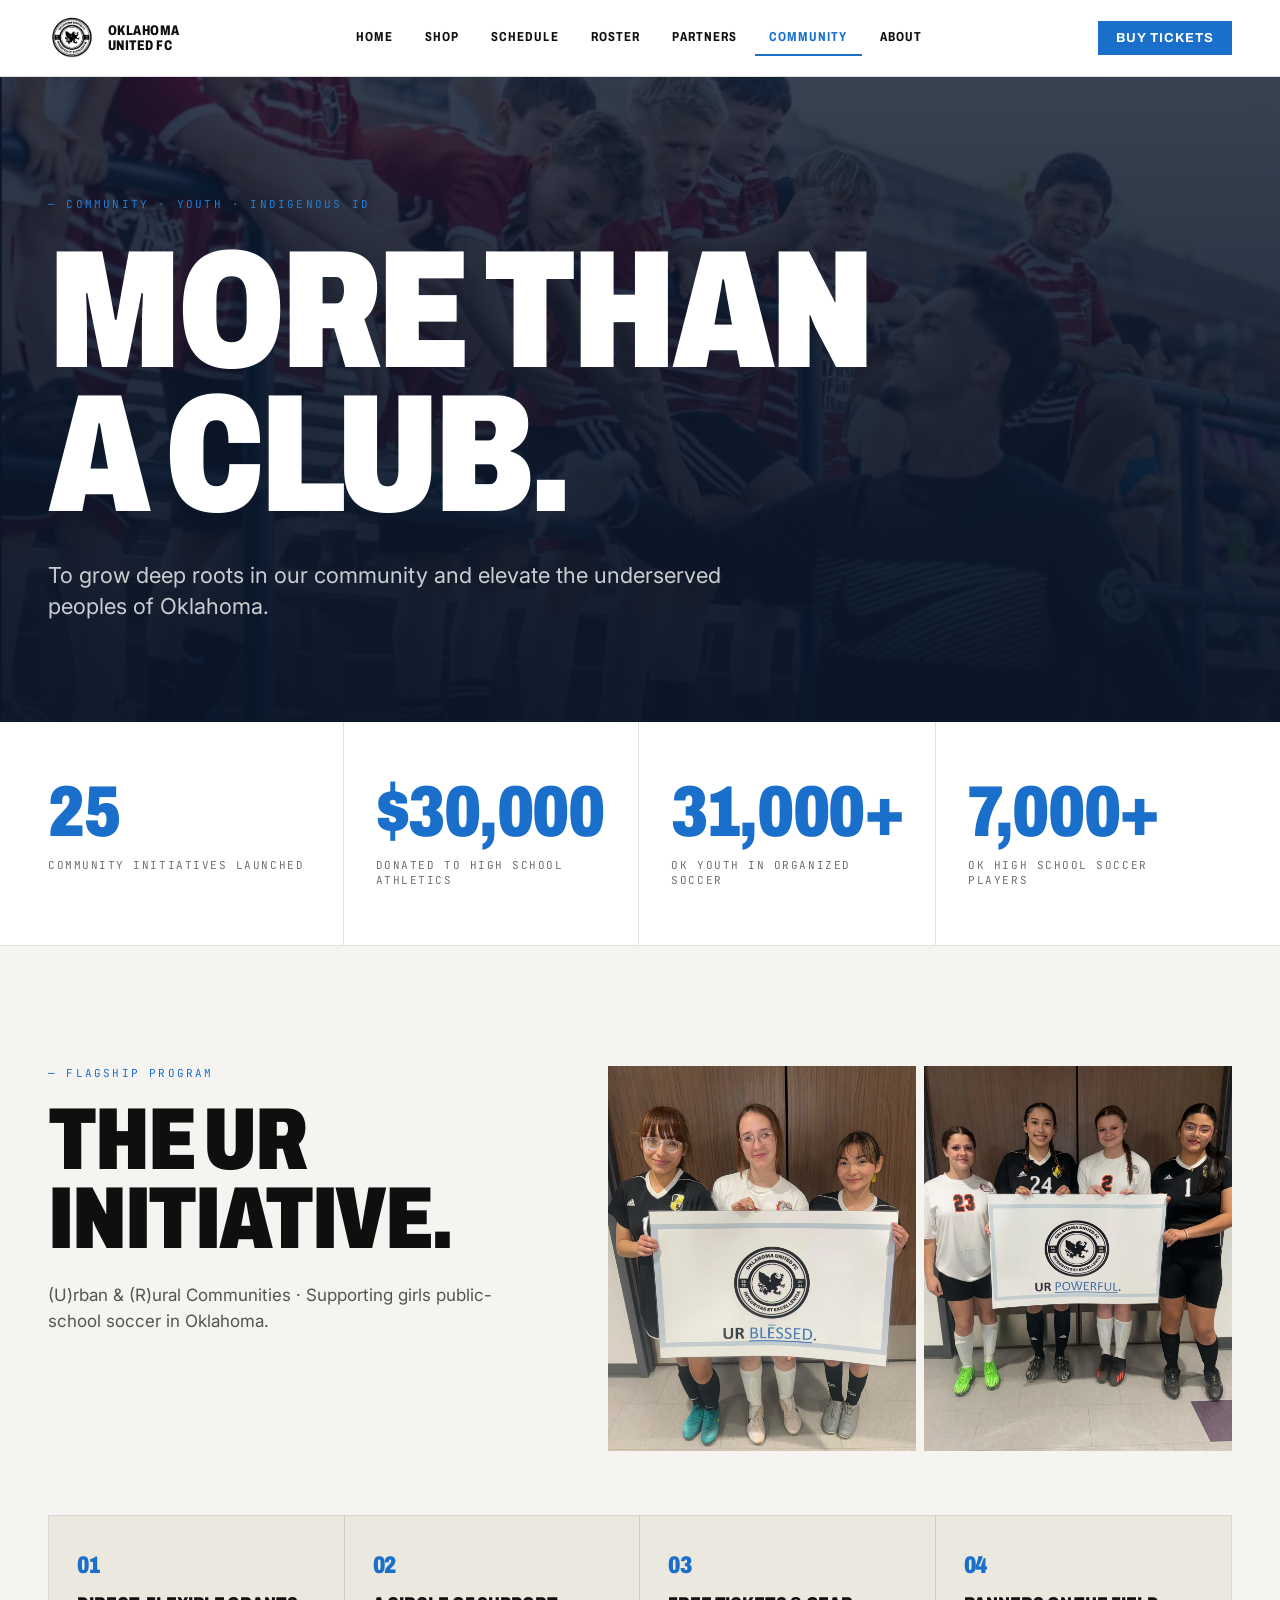
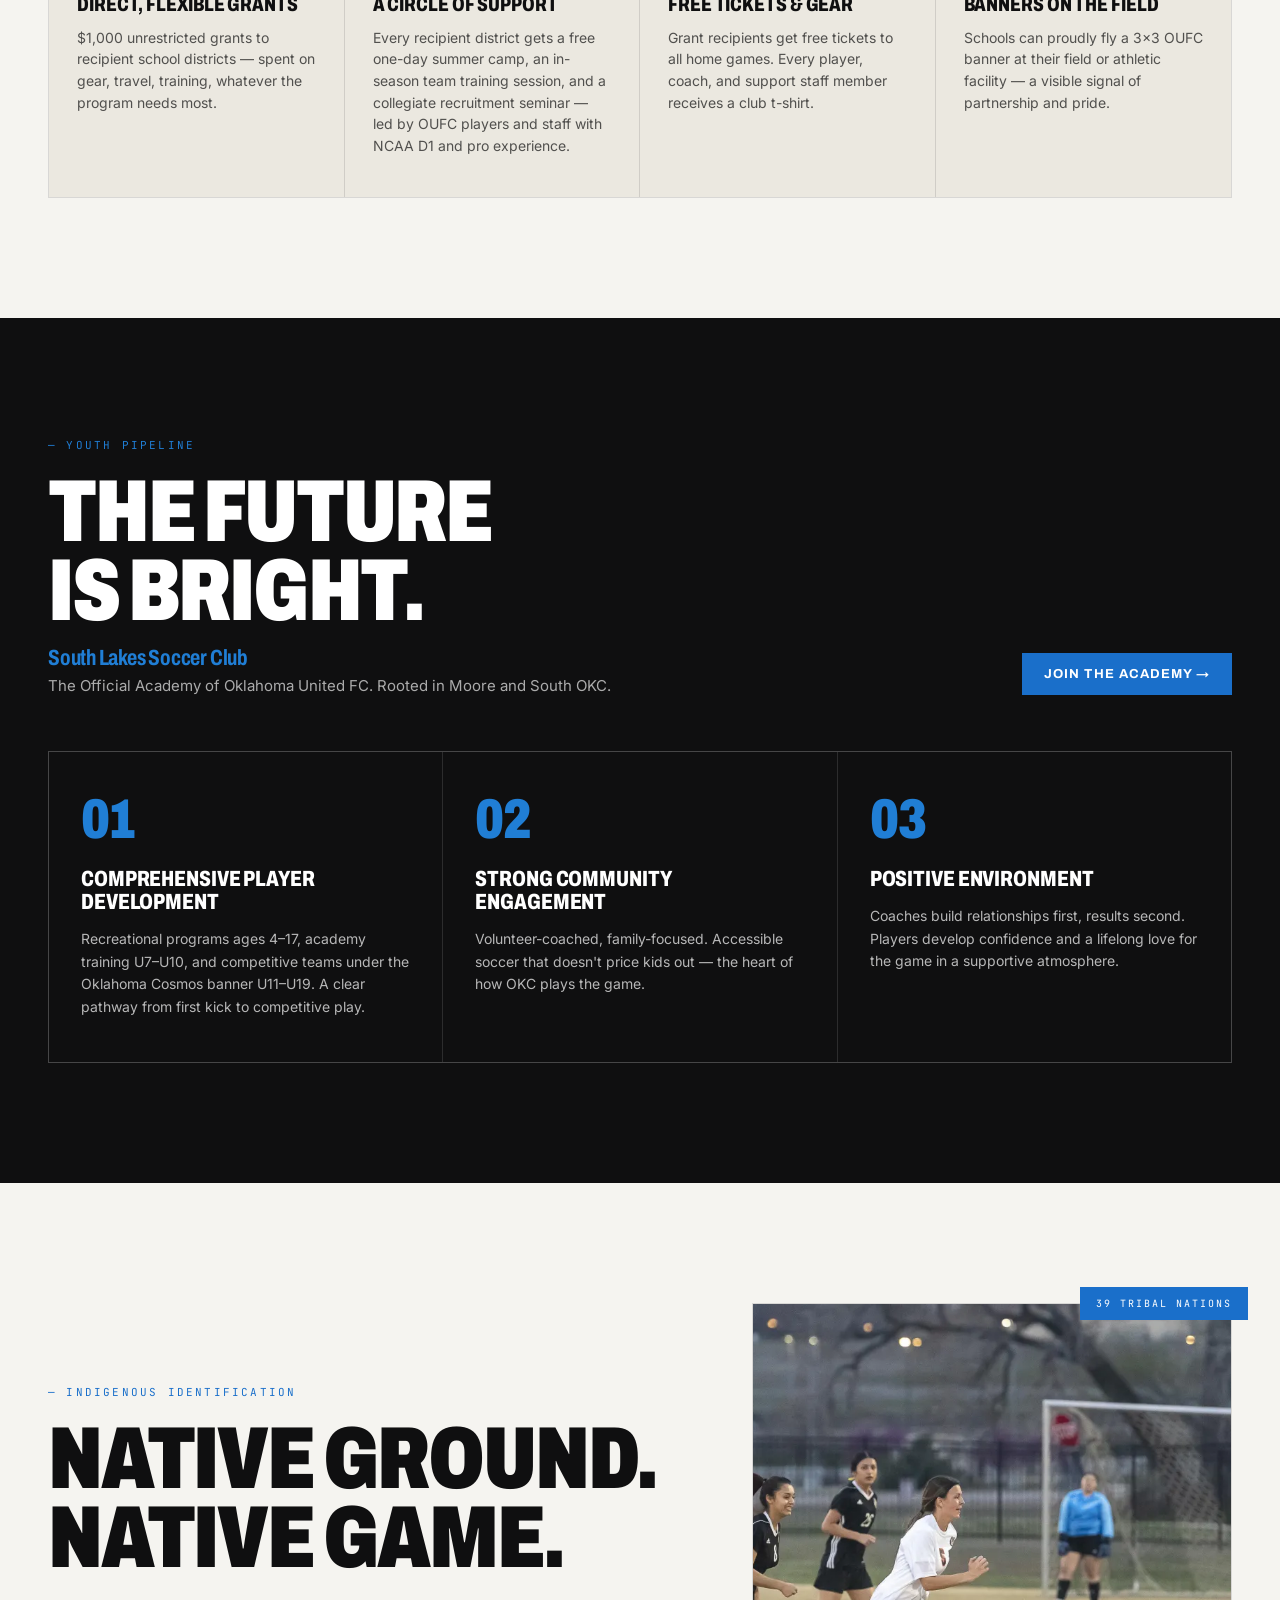
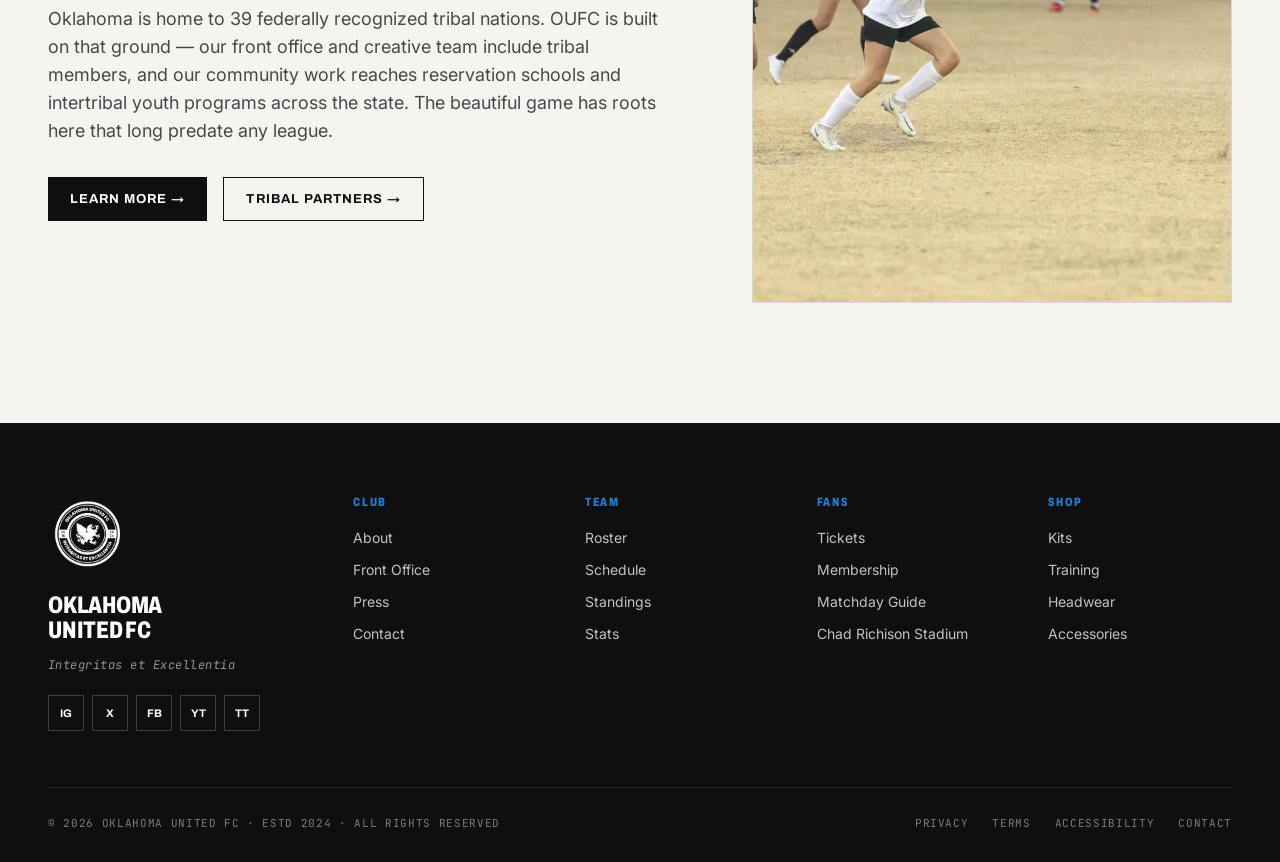
<file: community.html>
<!doctype html>
<html lang="en">
<head>
<meta charset="utf-8" />
<title>Community · Oklahoma United FC</title>
<meta name="viewport" content="width=device-width, initial-scale=1" />
<link rel="icon" href="assets/logo-club.png" />
<meta property="og:type" content="website" />
<meta property="og:title" content="Community | Oklahoma United FC" />
<meta property="og:description" content="Oklahoma United FC. Inaugural 2026 season in The League FC's Red River Conference. Chad Richison Stadium, Edmond, OK." />
<meta property="og:image" content="/assets/og-image.png" />
<meta property="og:image:width" content="1200" />
<meta property="og:image:height" content="630" />
<meta property="og:site_name" content="Oklahoma United FC" />
<meta name="twitter:card" content="summary_large_image" />
<meta name="twitter:title" content="Community | Oklahoma United FC" />
<meta name="twitter:description" content="Oklahoma United FC. Inaugural 2026 season in The League FC's Red River Conference. Chad Richison Stadium, Edmond, OK." />
<meta name="twitter:image" content="/assets/og-image.png" />
<link rel="preconnect" href="https://fonts.googleapis.com" />
<link rel="preconnect" href="https://fonts.gstatic.com" crossorigin />
<link href="https://fonts.googleapis.com/css2?family=Archivo:ital,wdth,wght@0,75..125,400..900;1,75..125,400..900&family=Inter:wght@400;500;600;700&family=JetBrains+Mono:ital,wght@0,400;0,500;1,400&display=swap" rel="stylesheet" />
<link rel="stylesheet" href="styles/oufc.css" />
</head>
<body>
<div class="page">
  <div data-nav data-active="Community"></div>

  <!-- Hero -->
  <section style="position:relative;background:var(--navy);color:#fff;overflow:hidden;padding:120px 48px 100px;">
    <img src="assets/community-hero.png" alt="" style="position:absolute;inset:0;width:100%;height:100%;object-fit:cover;object-position:15% 40%;opacity:0.55;" />
    <div style="position:absolute;inset:0;background:linear-gradient(180deg, rgba(10,22,40,0.65) 0%, rgba(10,22,40,0.95) 100%);"></div>
    <div style="position:relative;max-width:1440px;margin:0 auto;">
      <div class="font-mono" style="font-size:11px;letter-spacing:0.2em;text-transform:uppercase;color:var(--blue-light);margin-bottom:28px;">— Community · Youth · Indigenous ID</div>
      <h1 class="font-display" style="font-size:clamp(80px, 14vw, 168px);font-weight:900;line-height:0.86;text-transform:uppercase;letter-spacing:-0.03em;max-width:1300px;">More than<br/>a club.</h1>
      <p style="font-size:22px;line-height:1.4;max-width:720px;margin-top:32px;color:rgba(255,255,255,0.78);">To grow deep roots in our community and elevate the underserved peoples of Oklahoma.</p>
    </div>
  </section>

  <!-- Stats strip -->
  <section style="border-bottom:1px solid var(--line);background:#fff;">
    <div id="stats-strip" style="max-width:1440px;margin:0 auto;padding:0 48px;display:grid;grid-template-columns:repeat(4, 1fr);"></div>
  </section>

  <!-- UR Initiative -->
  <section style="padding:120px 48px;max-width:1440px;margin:0 auto;">
    <div style="display:grid;grid-template-columns:1fr 1.3fr;gap:80px;margin-bottom:64px;">
      <div>
        <div class="font-mono" style="font-size:11px;letter-spacing:0.2em;text-transform:uppercase;color:var(--blue);margin-bottom:20px;">— Flagship Program</div>
        <h2 class="font-display" style="font-size:clamp(56px, 8vw, 88px);font-weight:900;text-transform:uppercase;line-height:0.9;letter-spacing:-0.025em;margin-bottom:24px;">The UR<br/>Initiative.</h2>
        <p id="ur-tagline" style="font-size:17px;line-height:1.55;color:rgba(15,15,16,0.7);"></p>
      </div>
      <div style="display:grid;grid-template-columns:1fr 1fr;gap:8px;">
        <img src="assets/community-1.jpg" alt="" style="width:100%;aspect-ratio:4/5;object-fit:cover;" />
        <img src="assets/community-2.jpg" alt="" style="width:100%;aspect-ratio:4/5;object-fit:cover;" />
      </div>
    </div>
    <div id="ur-points" style="display:grid;grid-template-columns:repeat(4, 1fr);border:1px solid var(--line);"></div>
  </section>

  <!-- Youth -->
  <section style="background:var(--ink);color:#fff;padding:120px 48px;">
    <div style="max-width:1440px;margin:0 auto;">
      <div style="display:flex;justify-content:space-between;align-items:flex-end;margin-bottom:56px;gap:40px;flex-wrap:wrap;">
        <div>
          <div class="font-mono" style="font-size:11px;letter-spacing:0.2em;text-transform:uppercase;color:var(--blue-light);margin-bottom:20px;">— Youth Pipeline</div>
          <h2 class="font-display" style="font-size:clamp(56px, 8vw, 88px);font-weight:900;text-transform:uppercase;line-height:0.9;letter-spacing:-0.025em;margin-bottom:16px;">The future<br/>is bright.</h2>
          <div id="youth-academy" class="font-display" style="font-size:22px;font-weight:700;color:var(--blue-light);margin-bottom:6px;"></div>
          <p id="youth-tagline" style="font-size:15px;color:rgba(255,255,255,0.65);max-width:620px;"></p>
        </div>
        <a class="btn" href="#" style="background:var(--blue);color:#fff;">Join the Academy →</a>
      </div>
      <div id="youth-pillars" style="display:grid;grid-template-columns:repeat(3, 1fr);gap:1px;background:rgba(255,255,255,0.12);border:1px solid rgba(255,255,255,0.12);"></div>
    </div>
  </section>

  <!-- Indigenous ID -->
  <section style="padding:120px 48px;max-width:1440px;margin:0 auto;">
    <div style="display:grid;grid-template-columns:1.3fr 1fr;gap:80px;align-items:center;">
      <div>
        <div class="font-mono" style="font-size:11px;letter-spacing:0.2em;text-transform:uppercase;color:var(--blue);margin-bottom:20px;">— Indigenous Identification</div>
        <h2 class="font-display" style="font-size:clamp(56px, 8vw, 88px);font-weight:900;text-transform:uppercase;line-height:0.9;letter-spacing:-0.025em;margin-bottom:28px;">Native ground.<br/>Native game.</h2>
        <p id="indig-body" style="font-size:18px;line-height:1.55;color:rgba(15,15,16,0.75);margin-bottom:22px;"></p>
        <div style="display:flex;gap:16px;margin-top:32px;flex-wrap:wrap;">
          <a class="btn btn-dark" href="#">Learn More →</a>
          <a class="btn btn-ghost" href="#">Tribal Partners →</a>
        </div>
      </div>
      <div style="position:relative;">
        <div style="position:absolute;top:-16px;right:-16px;padding:10px 16px;background:var(--blue);color:#fff;z-index:2;">
          <div class="font-mono" style="font-size:10px;letter-spacing:0.2em;text-transform:uppercase;">39 Tribal Nations</div>
        </div>
        <img src="assets/community-3.jpg" alt="" style="width:100%;aspect-ratio:4/5;object-fit:cover;border:1px solid var(--line);" />
      </div>
    </div>
  </section>

  <div data-footer></div>
</div>

<script src="js/data.js"></script>
<script src="js/site.js"></script>
<script>
  (function () {
    var C = window.OUFC_DATA.community;

    // Stats
    document.getElementById("stats-strip").innerHTML = C.stats.map(function (s, i) {
      var pl = i > 0 ? 32 : 0;
      var br = i < 3 ? "1px solid var(--line)" : "none";
      return '<div style="padding:56px 32px 56px ' + pl + 'px;border-right:' + br + ';">' +
        '<div class="font-display" style="font-size:72px;font-weight:900;color:var(--blue);line-height:0.95;letter-spacing:-0.02em;margin-bottom:12px;">' + s.v + '</div>' +
        '<div class="font-mono" style="font-size:11px;letter-spacing:0.14em;text-transform:uppercase;color:rgba(15,15,16,0.6);line-height:1.4;">' + s.l + '</div>' +
      '</div>';
    }).join("");

    // UR
    document.getElementById("ur-tagline").textContent = C.urInitiative.tagline;
    document.getElementById("ur-points").innerHTML = C.urInitiative.points.map(function (p, i) {
      var br = i < 3 ? "1px solid var(--line)" : "none";
      return '<div style="padding:36px 28px 40px;border-right:' + br + ';background:var(--paper-2);">' +
        '<div class="font-display" style="font-size:24px;font-weight:900;color:var(--blue);margin-bottom:16px;">0' + (i + 1) + '</div>' +
        '<h3 class="font-display" style="font-size:20px;font-weight:800;text-transform:uppercase;letter-spacing:-0.005em;line-height:1.05;margin-bottom:12px;">' + p.h + '</h3>' +
        '<p style="font-size:14px;line-height:1.55;color:rgba(15,15,16,0.7);">' + p.b + '</p>' +
      '</div>';
    }).join("");

    // Youth
    document.getElementById("youth-academy").textContent = C.youth.academy;
    document.getElementById("youth-tagline").textContent = C.youth.tagline;
    document.getElementById("youth-pillars").innerHTML = C.youth.pillars.map(function (p, i) {
      return '<div style="background:var(--ink);padding:40px 32px 44px;">' +
        '<div class="font-display" style="font-size:56px;font-weight:900;color:var(--blue-light);line-height:1;margin-bottom:20px;letter-spacing:-0.02em;">0' + (i + 1) + '</div>' +
        '<h3 class="font-display" style="font-size:22px;font-weight:800;text-transform:uppercase;letter-spacing:-0.005em;line-height:1.05;margin-bottom:14px;">' + p.h + '</h3>' +
        '<p style="font-size:14px;line-height:1.6;color:rgba(255,255,255,0.7);">' + p.b + '</p>' +
      '</div>';
    }).join("");

    // Indigenous
    document.getElementById("indig-body").textContent = C.indigenousId.body;
  })();
</script>
</body>
</html>
</file>
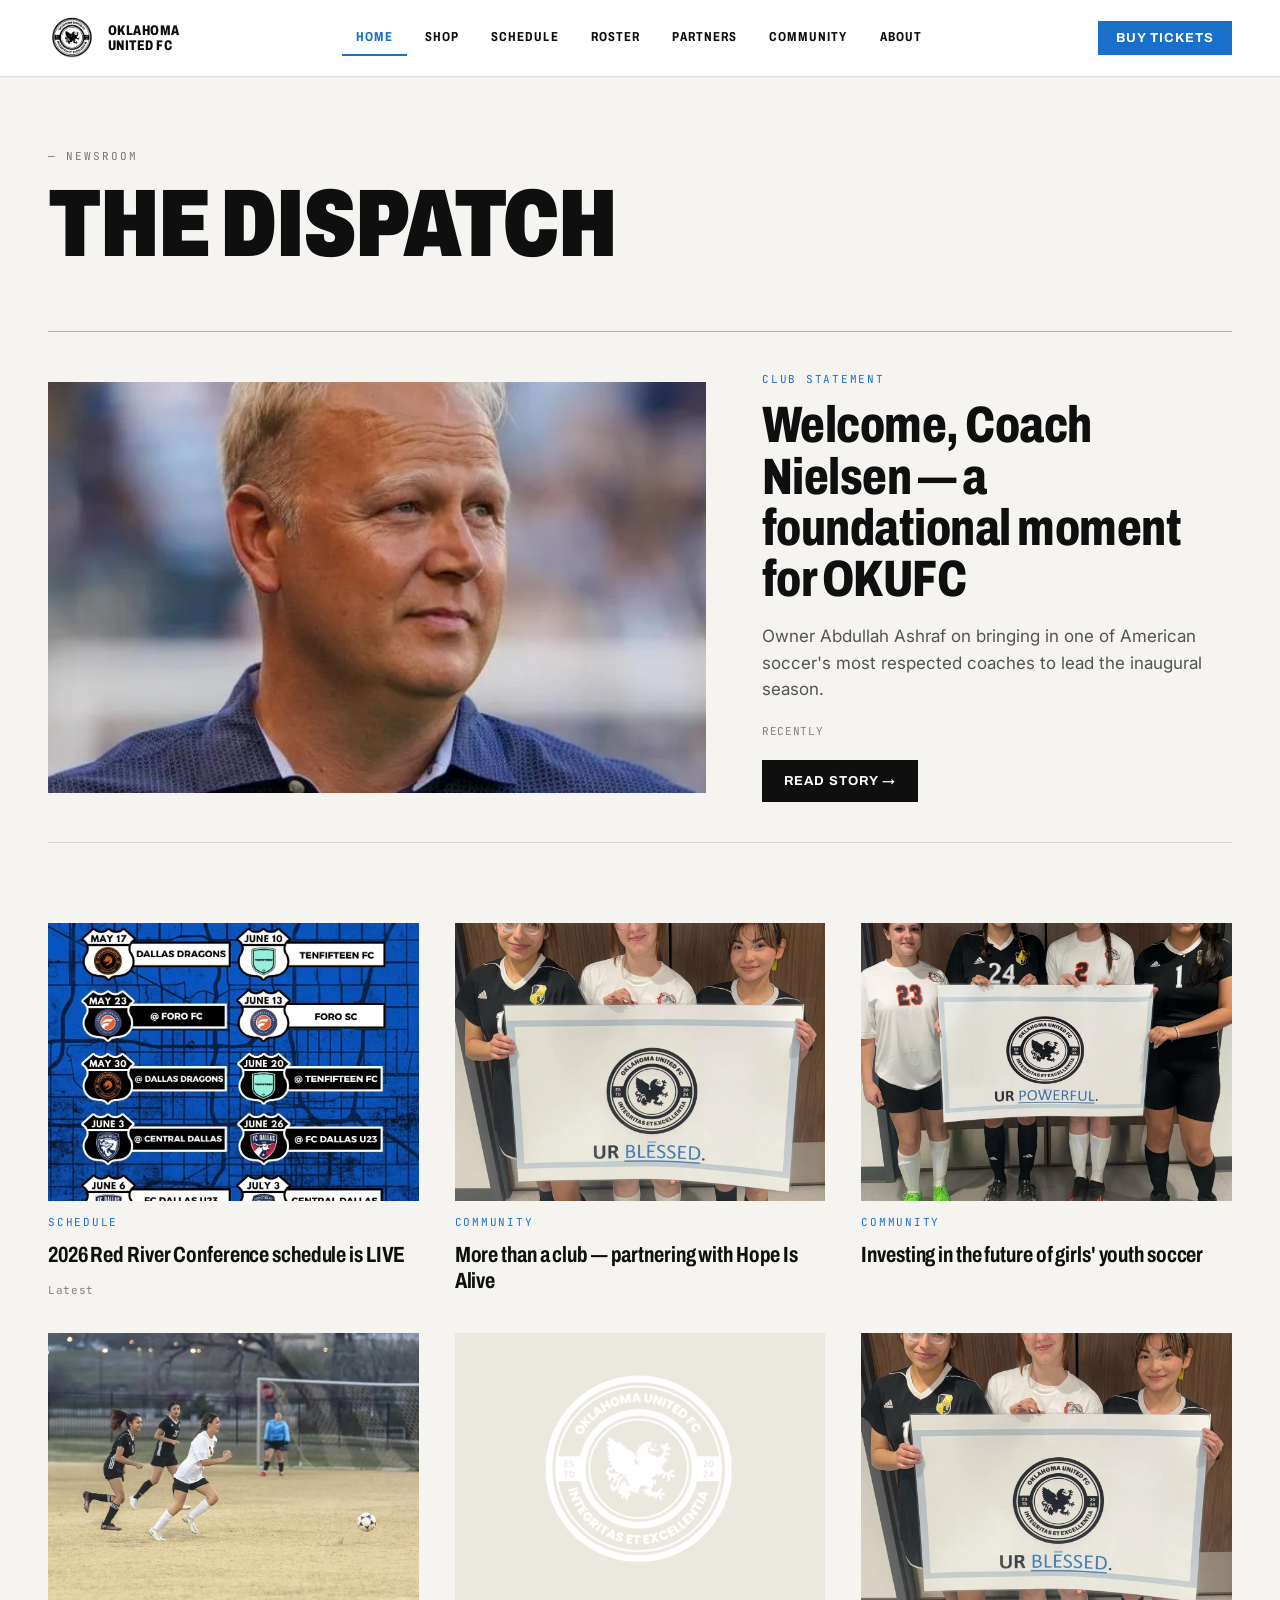
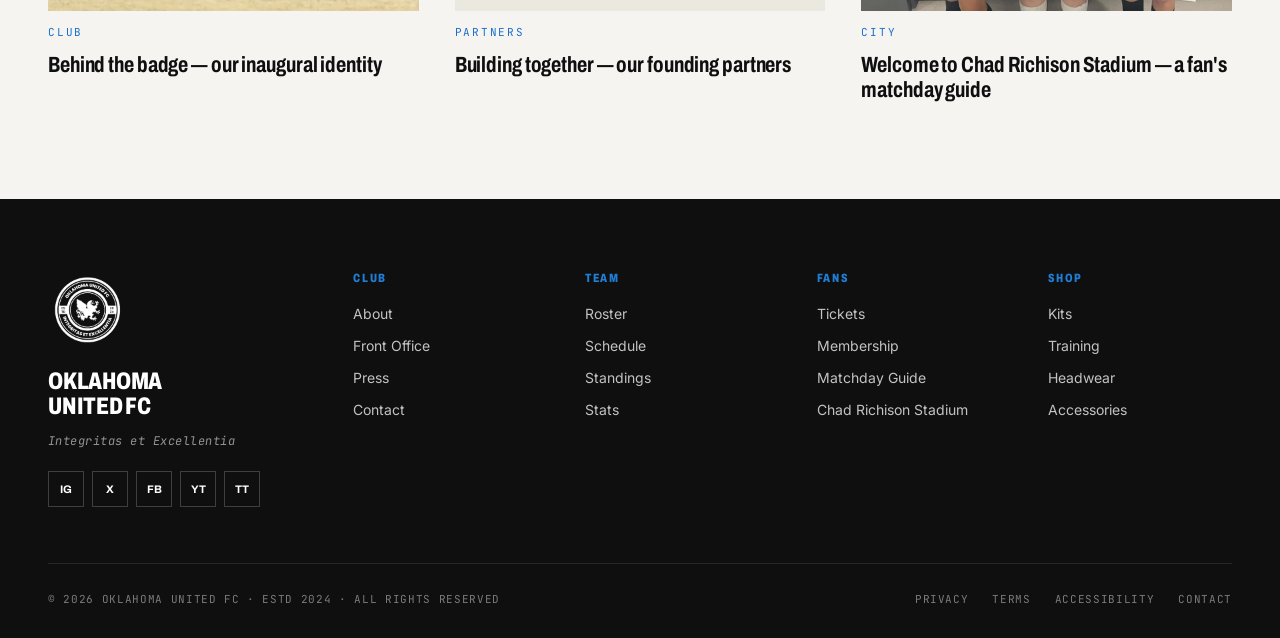
<file: news.html>
<!doctype html>
<html lang="en">
<head>
<meta charset="utf-8" />
<title>The Dispatch · Oklahoma United FC</title>
<meta name="viewport" content="width=device-width, initial-scale=1" />
<link rel="icon" href="assets/logo-club.png" />
<meta property="og:type" content="website" />
<meta property="og:title" content="The Dispatch | Oklahoma United FC" />
<meta property="og:description" content="Oklahoma United FC. Inaugural 2026 season in The League FC's Red River Conference. Chad Richison Stadium, Edmond, OK." />
<meta property="og:image" content="/assets/og-image.png" />
<meta property="og:image:width" content="1200" />
<meta property="og:image:height" content="630" />
<meta property="og:site_name" content="Oklahoma United FC" />
<meta name="twitter:card" content="summary_large_image" />
<meta name="twitter:title" content="The Dispatch | Oklahoma United FC" />
<meta name="twitter:description" content="Oklahoma United FC. Inaugural 2026 season in The League FC's Red River Conference. Chad Richison Stadium, Edmond, OK." />
<meta name="twitter:image" content="/assets/og-image.png" />
<link rel="preconnect" href="https://fonts.googleapis.com" />
<link rel="preconnect" href="https://fonts.gstatic.com" crossorigin />
<link href="https://fonts.googleapis.com/css2?family=Archivo:ital,wdth,wght@0,75..125,400..900;1,75..125,400..900&family=Inter:wght@400;500;600;700&family=JetBrains+Mono:ital,wght@0,400;0,500;1,400&display=swap" rel="stylesheet" />
<link rel="stylesheet" href="styles/oufc.css" />
</head>
<body>
<div class="page">
  <div data-nav data-active="Home"></div>

  <section style="padding:72px 48px 32px;max-width:1440px;margin:0 auto;">
    <div class="font-mono" style="font-size:11px;letter-spacing:0.18em;text-transform:uppercase;color:rgba(15,15,16,0.55);margin-bottom:18px;">— Newsroom</div>
    <h1 class="font-display" style="font-size:clamp(56px, 9vw, 96px);font-weight:900;line-height:0.9;text-transform:uppercase;letter-spacing:-0.02em;">The Dispatch</h1>
  </section>

  <section style="padding:32px 48px;max-width:1440px;margin:0 auto;">
    <article style="display:grid;grid-template-columns:1.4fr 1fr;gap:56px;align-items:center;padding:40px 0;border-top:1px solid var(--line-strong);border-bottom:1px solid var(--line);">
      <img src="assets/jimmy-nielsen.jpg" alt="" style="width:100%;aspect-ratio:16/10;object-fit:cover;" />
      <div>
        <div class="font-mono" style="font-size:11px;letter-spacing:0.16em;color:var(--blue);text-transform:uppercase;margin-bottom:14px;">CLUB STATEMENT</div>
        <h2 class="font-display" style="font-size:clamp(32px, 4vw, 52px);font-weight:800;line-height:1.0;letter-spacing:-0.01em;margin-bottom:18px;">Welcome, Coach Nielsen — a foundational moment for OKUFC</h2>
        <p style="font-size:17px;line-height:1.55;color:rgba(15,15,16,0.7);margin-bottom:22px;">Owner Abdullah Ashraf on bringing in one of American soccer's most respected coaches to lead the inaugural season.</p>
        <div class="font-mono" style="font-size:11px;color:rgba(15,15,16,0.5);letter-spacing:0.06em;text-transform:uppercase;margin-bottom:22px;">Recently</div>
        <a class="btn btn-dark" href="#">Read story →</a>
      </div>
    </article>
  </section>

  <section style="padding:48px 48px 96px;max-width:1440px;margin:0 auto;">
    <div style="display:grid;grid-template-columns:repeat(3, 1fr);gap:36px;">
      <article style="display:flex;flex-direction:column;gap:14px;">
        <img src="assets/schedule-infographic.jpg" alt="" style="width:100%;aspect-ratio:4/3;object-fit:cover;" />
        <div class="font-mono" style="font-size:11px;letter-spacing:0.16em;color:var(--blue);text-transform:uppercase;">SCHEDULE</div>
        <h3 class="font-display" style="font-size:22px;font-weight:700;line-height:1.15;letter-spacing:-0.005em;">2026 Red River Conference schedule is LIVE</h3>
        <div class="font-mono" style="font-size:11px;color:rgba(15,15,16,0.5);letter-spacing:0.06em;">Latest</div>
      </article>
      <article style="display:flex;flex-direction:column;gap:14px;">
        <img src="assets/community-1.jpg" alt="" style="width:100%;aspect-ratio:4/3;object-fit:cover;" />
        <div class="font-mono" style="font-size:11px;letter-spacing:0.16em;color:var(--blue);text-transform:uppercase;">COMMUNITY</div>
        <h3 class="font-display" style="font-size:22px;font-weight:700;line-height:1.15;letter-spacing:-0.005em;">More than a club — partnering with Hope Is Alive</h3>
      </article>
      <article style="display:flex;flex-direction:column;gap:14px;">
        <img src="assets/community-2.jpg" alt="" style="width:100%;aspect-ratio:4/3;object-fit:cover;" />
        <div class="font-mono" style="font-size:11px;letter-spacing:0.16em;color:var(--blue);text-transform:uppercase;">COMMUNITY</div>
        <h3 class="font-display" style="font-size:22px;font-weight:700;line-height:1.15;letter-spacing:-0.005em;">Investing in the future of girls' youth soccer</h3>
      </article>
      <article style="display:flex;flex-direction:column;gap:14px;">
        <img src="assets/community-3.jpg" alt="" style="width:100%;aspect-ratio:4/3;object-fit:cover;" />
        <div class="font-mono" style="font-size:11px;letter-spacing:0.16em;color:var(--blue);text-transform:uppercase;">CLUB</div>
        <h3 class="font-display" style="font-size:22px;font-weight:700;line-height:1.15;letter-spacing:-0.005em;">Behind the badge — our inaugural identity</h3>
      </article>
      <article style="display:flex;flex-direction:column;gap:14px;">
        <img src="assets/logo-club-alt.png" alt="" style="width:100%;aspect-ratio:4/3;object-fit:contain;background:var(--paper-2);padding:24px;" />
        <div class="font-mono" style="font-size:11px;letter-spacing:0.16em;color:var(--blue);text-transform:uppercase;">PARTNERS</div>
        <h3 class="font-display" style="font-size:22px;font-weight:700;line-height:1.15;letter-spacing:-0.005em;">Building together — our founding partners</h3>
      </article>
      <article style="display:flex;flex-direction:column;gap:14px;">
        <img src="assets/community-1.jpg" alt="" style="width:100%;aspect-ratio:4/3;object-fit:cover;" />
        <div class="font-mono" style="font-size:11px;letter-spacing:0.16em;color:var(--blue);text-transform:uppercase;">CITY</div>
        <h3 class="font-display" style="font-size:22px;font-weight:700;line-height:1.15;letter-spacing:-0.005em;">Welcome to Chad Richison Stadium — a fan's matchday guide</h3>
      </article>
    </div>
  </section>

  <div data-footer></div>
</div>

<script src="js/data.js"></script>
<script src="js/site.js"></script>
</body>
</html>
</file>
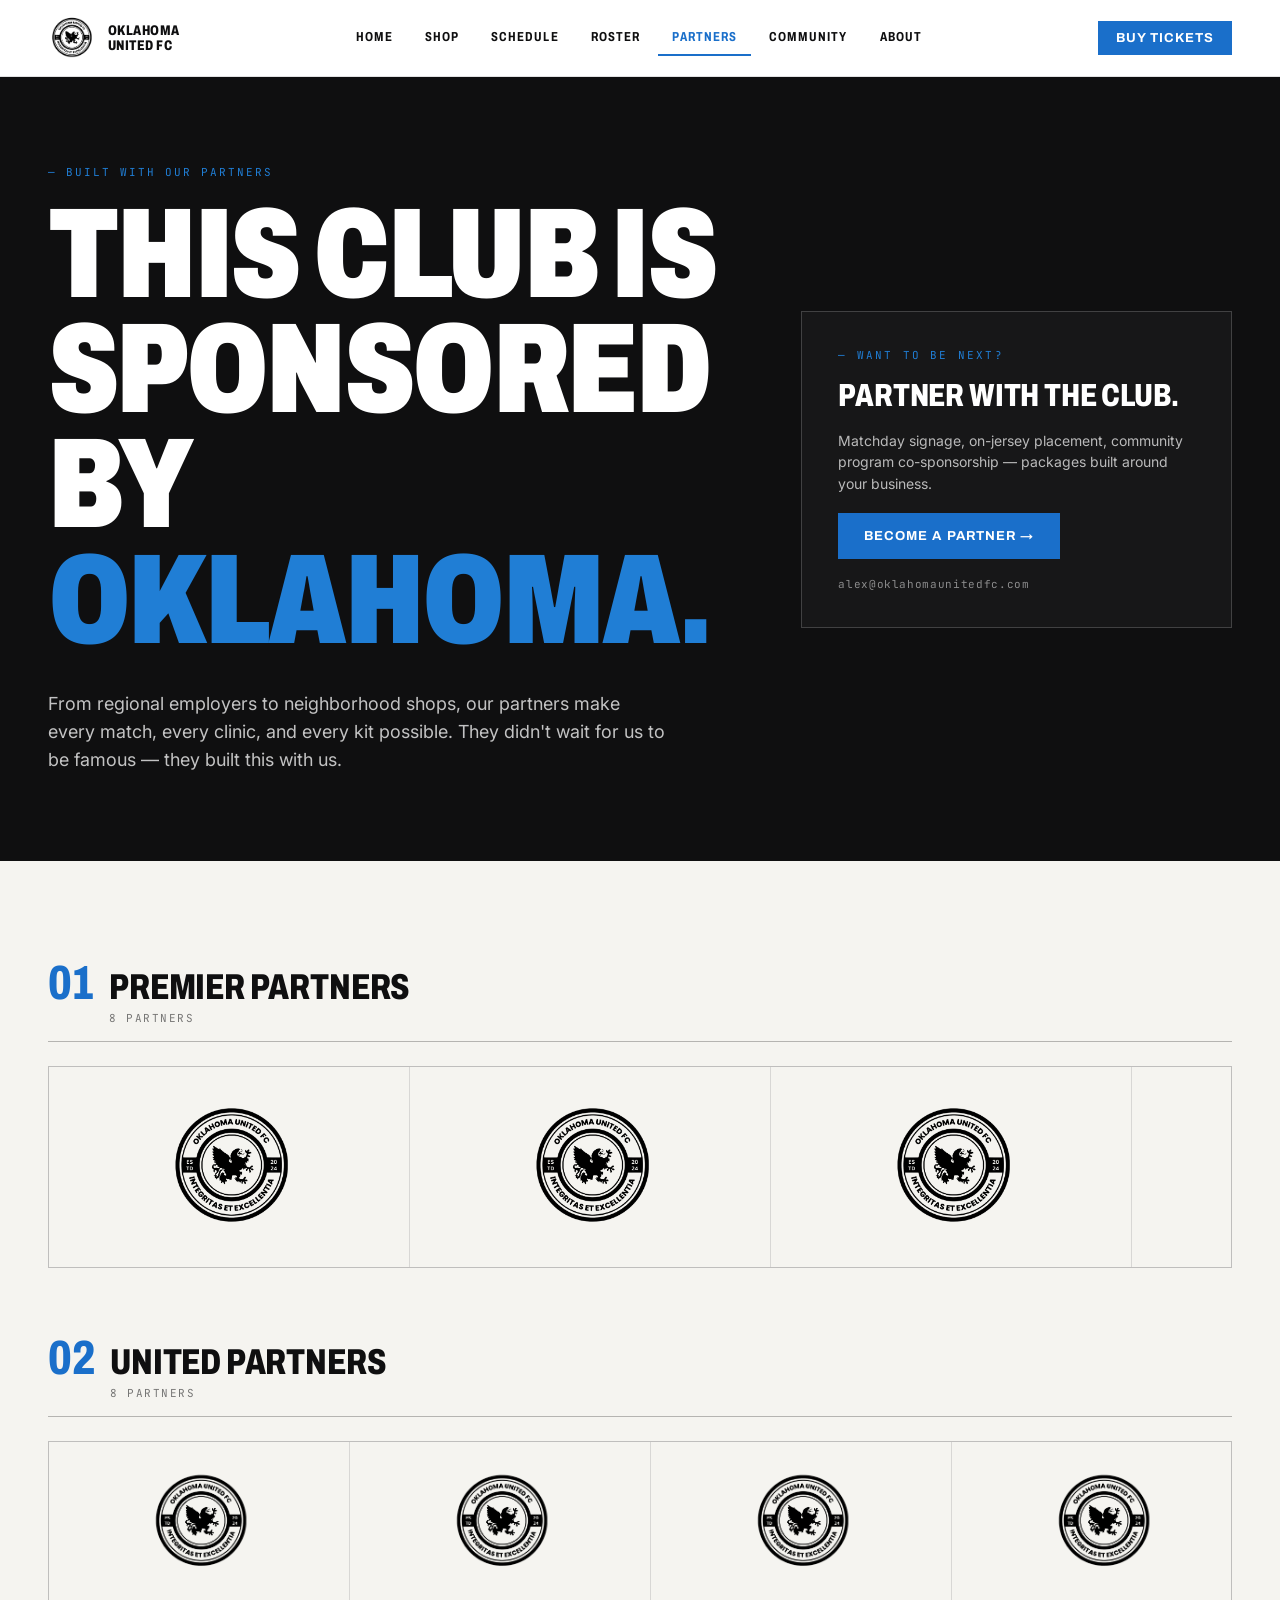
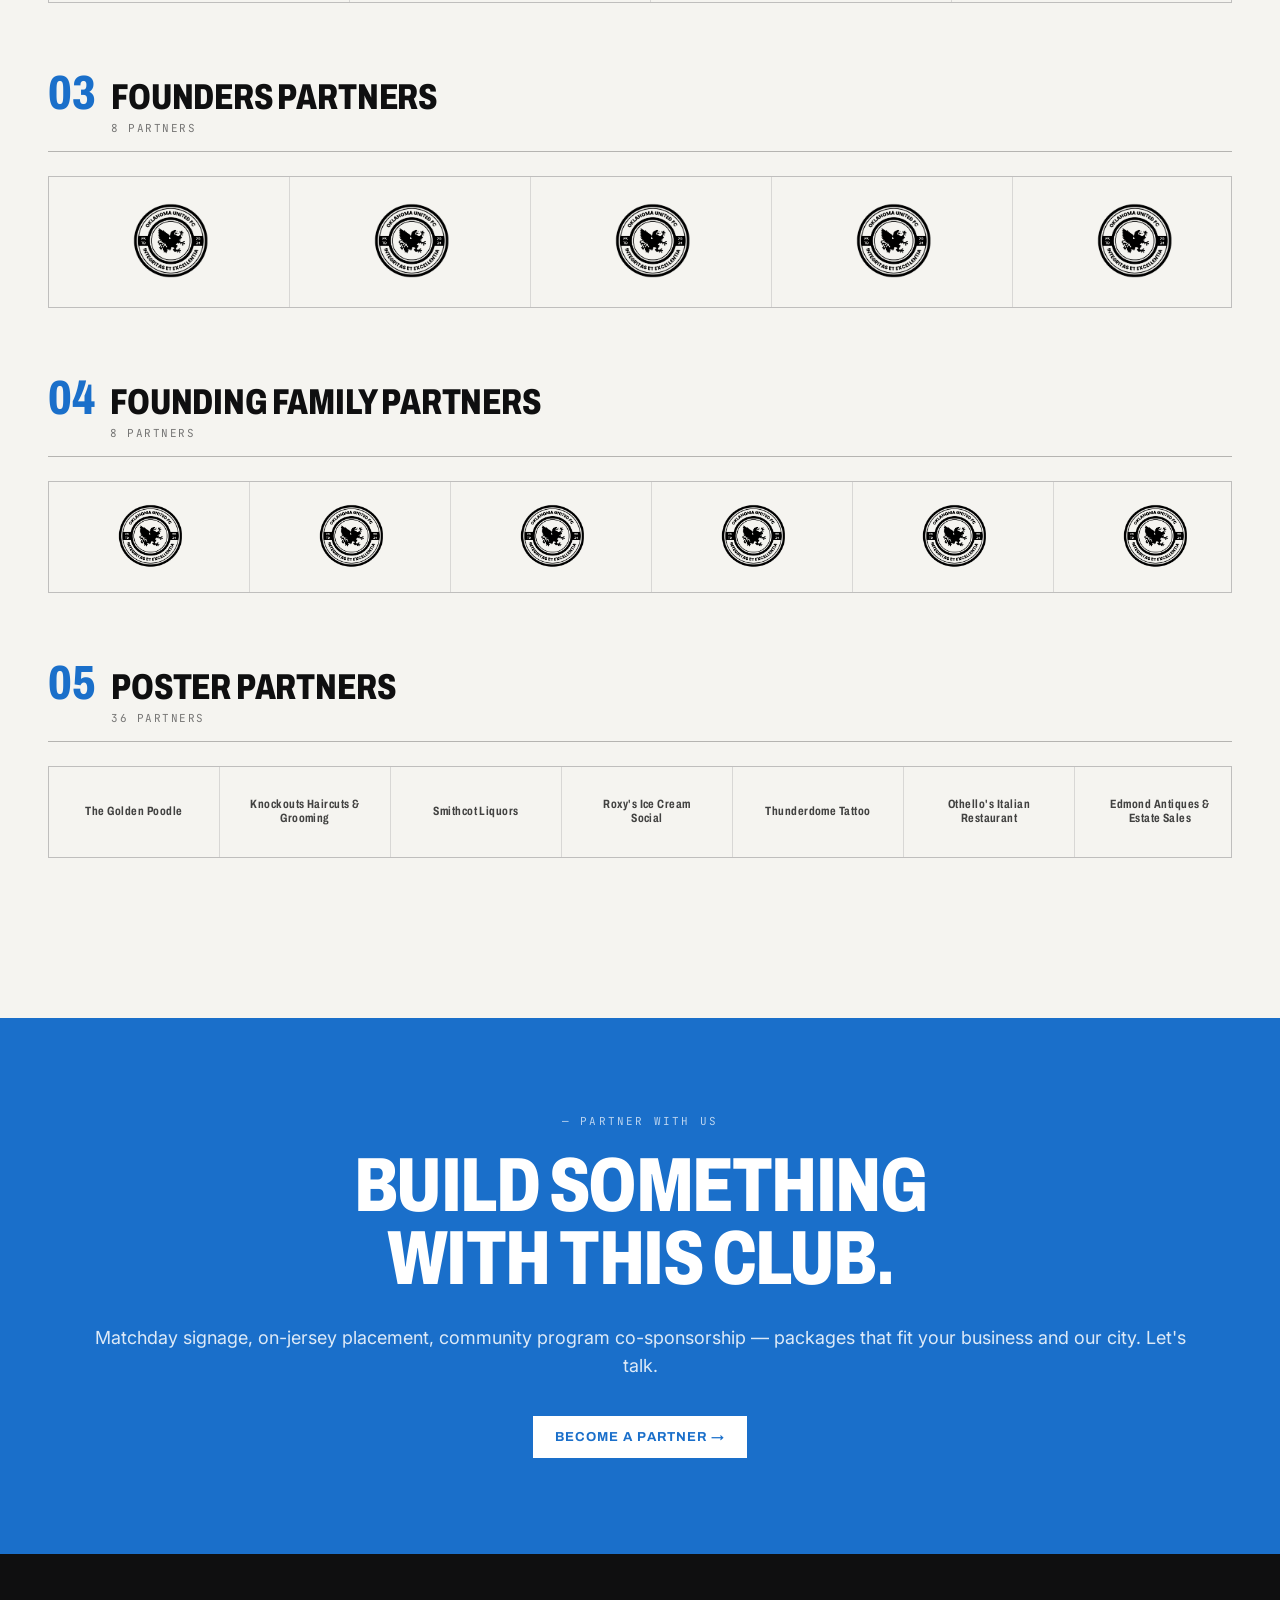
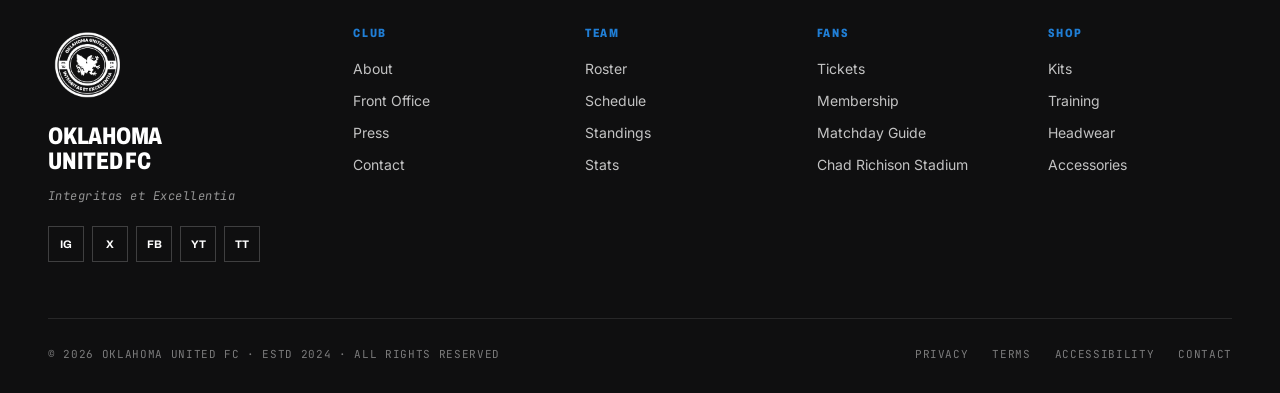
<file: partners.html>
<!doctype html>
<html lang="en">
<head>
<meta charset="utf-8" />
<title>Partners · Oklahoma United FC</title>
<meta name="viewport" content="width=device-width, initial-scale=1" />
<link rel="icon" href="assets/logo-club.png" />
<meta property="og:type" content="website" />
<meta property="og:title" content="Partners | Oklahoma United FC" />
<meta property="og:description" content="Oklahoma United FC. Inaugural 2026 season in The League FC's Red River Conference. Chad Richison Stadium, Edmond, OK." />
<meta property="og:image" content="/assets/og-image.png" />
<meta property="og:image:width" content="1200" />
<meta property="og:image:height" content="630" />
<meta property="og:site_name" content="Oklahoma United FC" />
<meta name="twitter:card" content="summary_large_image" />
<meta name="twitter:title" content="Partners | Oklahoma United FC" />
<meta name="twitter:description" content="Oklahoma United FC. Inaugural 2026 season in The League FC's Red River Conference. Chad Richison Stadium, Edmond, OK." />
<meta name="twitter:image" content="/assets/og-image.png" />
<link rel="preconnect" href="https://fonts.googleapis.com" />
<link rel="preconnect" href="https://fonts.gstatic.com" crossorigin />
<link href="https://fonts.googleapis.com/css2?family=Archivo:ital,wdth,wght@0,75..125,400..900;1,75..125,400..900&family=Inter:wght@400;500;600;700&family=JetBrains+Mono:ital,wght@0,400;0,500;1,400&display=swap" rel="stylesheet" />
<link rel="stylesheet" href="styles/oufc.css" />
</head>
<body>
<div class="page">
  <div data-nav data-active="Partners"></div>

  <section style="background:var(--ink);color:#fff;padding:88px 48px;position:relative;overflow:hidden;">
    <div style="max-width:1440px;margin:0 auto;position:relative;display:grid;grid-template-columns:1.6fr 1fr;gap:64px;align-items:center;">
      <div>
        <div class="font-mono" style="font-size:11px;letter-spacing:0.18em;text-transform:uppercase;color:var(--blue-light);margin-bottom:18px;">— Built with our partners</div>
        <h1 class="font-display" style="font-size:clamp(64px, 11vw, 128px);font-weight:900;line-height:0.9;text-transform:uppercase;letter-spacing:-0.02em;">This club is<br/>sponsored by<br/><span style="color:var(--blue-light);">Oklahoma.</span></h1>
        <p style="font-size:18px;line-height:1.55;color:rgba(255,255,255,0.75);max-width:620px;margin-top:32px;">From regional employers to neighborhood shops, our partners make every match, every clinic, and every kit possible. They didn't wait for us to be famous — they built this with us.</p>
      </div>
      <div style="display:flex;flex-direction:column;align-items:flex-start;gap:18px;border:1px solid rgba(255,255,255,0.18);padding:36px;background:rgba(255,255,255,0.03);">
        <div class="font-mono" style="font-size:11px;letter-spacing:0.2em;text-transform:uppercase;color:var(--blue-light);">— Want to be next?</div>
        <h3 class="font-display" style="font-size:32px;font-weight:800;text-transform:uppercase;letter-spacing:-0.005em;line-height:1;">Partner with the club.</h3>
        <p style="font-size:14px;line-height:1.55;color:rgba(255,255,255,0.7);">Matchday signage, on-jersey placement, community program co-sponsorship — packages built around your business.</p>
        <a class="btn btn-primary" href="mailto:alex@oklahomaunitedfc.com?subject=OUFC%20Partnership%20Inquiry" style="padding:16px 26px;font-size:13px;">Become a Partner →</a>
        <div class="font-mono" style="font-size:11px;color:rgba(255,255,255,0.5);letter-spacing:0.06em;">alex@oklahomaunitedfc.com</div>
      </div>
    </div>
  </section>

  <section style="padding:96px 48px;max-width:1440px;margin:0 auto;">
    <div id="partner-tiers"></div>
  </section>

  <section style="background:var(--blue);color:#fff;padding:96px 48px;">
    <div style="max-width:1100px;margin:0 auto;text-align:center;">
      <div class="font-mono" style="font-size:11px;letter-spacing:0.2em;text-transform:uppercase;color:rgba(255,255,255,0.7);margin-bottom:22px;">— Partner with us</div>
      <h2 class="font-display" style="font-size:clamp(48px, 6vw, 80px);font-weight:800;line-height:0.95;text-transform:uppercase;letter-spacing:-0.02em;margin-bottom:28px;">Build something<br/>with this club.</h2>
      <p style="font-size:18px;line-height:1.55;color:rgba(255,255,255,0.85);margin-bottom:36px;">Matchday signage, on-jersey placement, community program co-sponsorship — packages that fit your business and our city. Let's talk.</p>
      <a class="btn" href="mailto:alex@oklahomaunitedfc.com?subject=OUFC%20Partnership%20Inquiry" style="background:#fff;color:var(--blue);">Become a Partner →</a>
    </div>
  </section>

  <div data-footer></div>
</div>

<script src="js/data.js"></script>
<script src="js/site.js"></script>
<script>
  (function () {
    var D = window.OUFC_DATA;
    var host = document.getElementById("partner-tiers");
    var visible = D.partnerTiers.filter(function (t) { return t.partners && t.partners.length > 0; });
    host.innerHTML = visible.map(function (tier, ti) {
      var h = tier.tier === "Premier" ? 200 : tier.tier === "United" ? 160 : tier.tier === "Founders" ? 130 : tier.tier === "Founding Family" ? 110 : 90;
      var w = tier.tier === "Premier" ? 360 : tier.tier === "United" ? 300 : tier.tier === "Founders" ? 240 : tier.tier === "Founding Family" ? 200 : 170;
      var fs = tier.tier === "Premier" ? 28 : tier.tier === "United" ? 22 : tier.tier === "Founders" ? 18 : tier.tier === "Founding Family" ? 15 : 12;
      // Pixels-per-second pace — larger tiers move slightly slower for readability.
      var pxPerSec = tier.tier === "Premier" ? 60 : tier.tier === "United" ? 70 : 80;
      var loopWidth = (w + 1) * tier.partners.length;
      var duration = Math.max(20, Math.round(loopWidth / pxPerSec));

      function cell(p) {
        var inner = p.logo
          ? '<img src="' + p.logo + '" alt="' + p.name + '" />'
          : p.name;
        return '<div class="partner-marquee-item font-display" style="width:' + w + 'px;height:' + h + 'px;font-size:' + fs + 'px;">' + inner + '</div>';
      }
      // Duplicate the list so translateX(-50%) loops seamlessly.
      var cells = tier.partners.map(cell).join("") + tier.partners.map(cell).join("");

      return '<div style="margin-bottom:64px;">' +
        '<div style="display:flex;align-items:flex-end;justify-content:space-between;margin-bottom:24px;padding-bottom:16px;border-bottom:1px solid var(--line-strong);">' +
          '<div style="display:flex;align-items:baseline;gap:16px;">' +
            '<div class="font-display" style="font-size:48px;font-weight:800;color:var(--blue);letter-spacing:-0.01em;">' + String(ti + 1).padStart(2, "0") + '</div>' +
            '<div>' +
              '<h2 class="font-display" style="font-size:36px;font-weight:800;text-transform:uppercase;letter-spacing:-0.005em;">' + tier.tier + ' Partners</h2>' +
              '<div class="font-mono" style="font-size:11px;color:rgba(15,15,16,0.55);letter-spacing:0.14em;text-transform:uppercase;margin-top:4px;">' + tier.partners.length + ' partners</div>' +
            '</div>' +
          '</div>' +
        '</div>' +
        '<div class="partner-marquee" style="--marquee-duration:' + duration + 's;">' +
          '<div class="partner-marquee-row" aria-label="' + tier.tier + ' partners">' + cells + '</div>' +
        '</div>' +
      '</div>';
    }).join("");
  })();
</script>
</body>
</html>
</file>
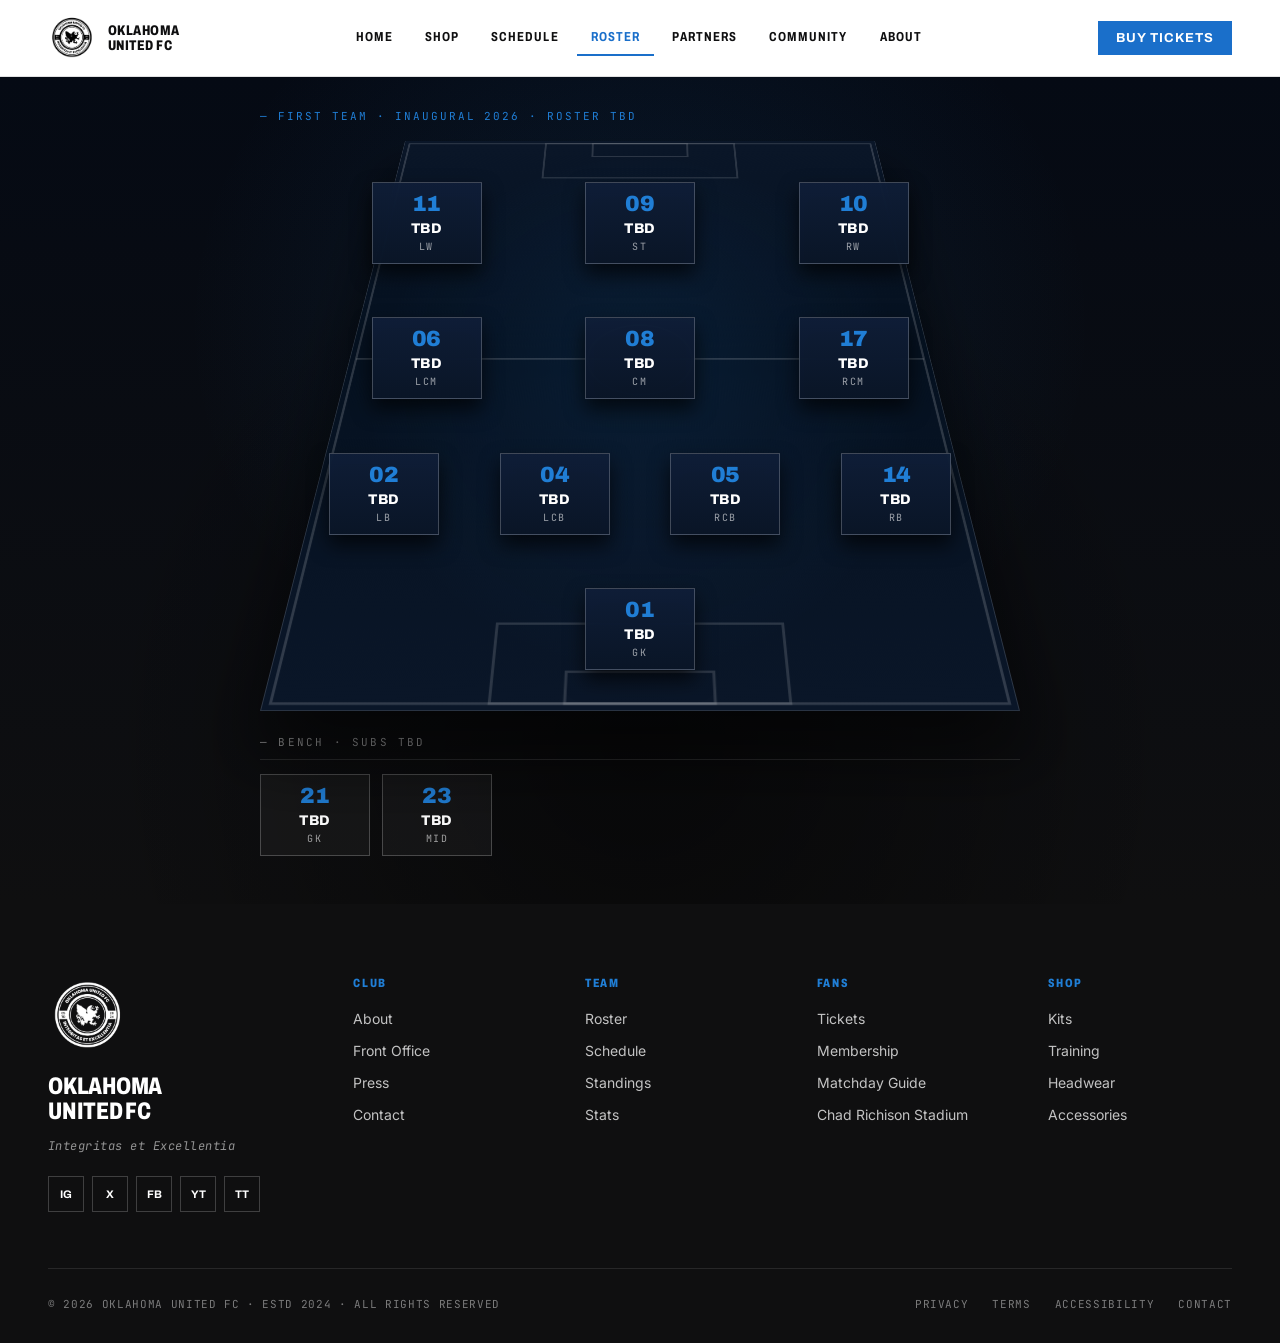
<file: roster.html>
<!doctype html>
<html lang="en">
<head>
<meta charset="utf-8" />
<title>Roster · Oklahoma United FC</title>
<meta name="viewport" content="width=device-width, initial-scale=1" />
<link rel="icon" href="assets/logo-club.png" />
<meta property="og:type" content="website" />
<meta property="og:title" content="Roster | Oklahoma United FC" />
<meta property="og:description" content="Oklahoma United FC. Inaugural 2026 season in The League FC's Red River Conference. Chad Richison Stadium, Edmond, OK." />
<meta property="og:image" content="/assets/og-image.png" />
<meta property="og:image:width" content="1200" />
<meta property="og:image:height" content="630" />
<meta property="og:site_name" content="Oklahoma United FC" />
<meta name="twitter:card" content="summary_large_image" />
<meta name="twitter:title" content="Roster | Oklahoma United FC" />
<meta name="twitter:description" content="Oklahoma United FC. Inaugural 2026 season in The League FC's Red River Conference. Chad Richison Stadium, Edmond, OK." />
<meta name="twitter:image" content="/assets/og-image.png" />
<link rel="preconnect" href="https://fonts.googleapis.com" />
<link rel="preconnect" href="https://fonts.gstatic.com" crossorigin />
<link href="https://fonts.googleapis.com/css2?family=Archivo:ital,wdth,wght@0,75..125,400..900;1,75..125,400..900&family=Inter:wght@400;500;600;700&family=JetBrains+Mono:ital,wght@0,400;0,500;1,400&display=swap" rel="stylesheet" />
<link rel="stylesheet" href="styles/oufc.css" />
<style>
  /* Roster pitch view — 3D perspective */
  .pitch-section {
    /* Stadium-feel backdrop: darker outer + subtle bluish glow toward center */
    background:
      radial-gradient(ellipse at 50% 30%, rgba(32, 126, 213, 0.12) 0%, transparent 50%),
      radial-gradient(ellipse at 50% 80%, rgba(0,0,0,0.5) 0%, transparent 60%),
      linear-gradient(180deg, #050a14 0%, var(--ink) 100%);
    color: #fff;
    padding: 32px 48px 48px;
  }
  .pitch-wrap {
    max-width: 760px;
    margin: 0 auto;
  }
  .pitch-header {
    display: flex;
    justify-content: space-between;
    align-items: baseline;
    margin-bottom: 18px;
    flex-wrap: wrap;
    gap: 12px;
  }
  .pitch-eyebrow {
    font-family: 'JetBrains Mono', monospace;
    font-size: 11px;
    letter-spacing: 0.18em;
    text-transform: uppercase;
    color: var(--blue-light);
  }
  .pitch-formation {
    font-family: 'Archivo', sans-serif;
    font-weight: 800;
    font-size: 14px;
    letter-spacing: 0.16em;
    text-transform: uppercase;
    color: rgba(255,255,255,0.55);
  }

  /* Stage provides the perspective; pitch tilts back inside it.
     Stage aspect-ratio matches the *visible* (post-tilt) height of the pitch
     so there's no dead space above. The pitch itself is absolutely positioned
     at the bottom so its dead top portion extends above the stage harmlessly. */
  .pitch-stage {
    perspective: 1600px;
    perspective-origin: 50% 0%;
    position: relative;
    /* visible aspect = pitch_aspect / cos(60deg) = 7/10.5 / 0.5 → 7/5.25 */
    aspect-ratio: 7 / 5.25;
  }
  .pitch {
    position: absolute;
    bottom: 0;
    left: 0;
    width: 100%;
    aspect-ratio: 7 / 10.5;
    background:
      radial-gradient(ellipse at center, rgba(32, 126, 213, 0.10) 0%, transparent 65%),
      linear-gradient(180deg, #0a1628 0%, #051120 50%, #0a1628 100%);
    border: 1px solid rgba(255,255,255,0.14);
    overflow: hidden;
    transform: rotateX(60deg);
    transform-origin: center bottom;
    transform-style: preserve-3d;
    box-shadow: 0 60px 80px rgba(0,0,0,0.55);
  }
  .pitch-lines {
    position: absolute;
    inset: 0;
    width: 100%;
    height: 100%;
    pointer-events: none;
  }
  /* Cards are a flat 2D overlay on top of the tilted pitch — no 3D, so every
     card is the same size regardless of its row. */
  .pitch-rows {
    position: absolute;
    inset: 0;
    display: grid;
    grid-template-rows: 1fr 1fr 1fr 1fr;
    padding: 14px 16px;
    z-index: 2;
  }
  .pitch-row {
    display: flex;
    align-items: center;
    justify-content: space-evenly;
    gap: 8px;
  }
  .player-card {
    background: linear-gradient(180deg, rgba(15, 30, 56, 0.96) 0%, rgba(10, 22, 40, 0.96) 100%);
    border: 1px solid rgba(255,255,255,0.22);
    padding: 10px 12px;
    width: 110px;
    box-sizing: border-box;
    text-align: center;
    color: #fff;
    cursor: pointer;
    transition: border-color 0.15s ease, filter 0.15s ease;
    filter: drop-shadow(0 10px 10px rgba(0,0,0,0.7));
  }
  .player-card:hover {
    border-color: var(--blue-light);
    filter: drop-shadow(0 26px 16px rgba(32,126,213,0.45));
  }
  .player-card-num {
    font-family: 'Archivo', sans-serif;
    font-weight: 900;
    font-size: 22px;
    line-height: 1;
    color: var(--blue-light);
    letter-spacing: -0.02em;
  }
  .player-card-name {
    font-family: 'Archivo', sans-serif;
    font-weight: 800;
    font-size: 14px;
    letter-spacing: 0.04em;
    text-transform: uppercase;
    margin-top: 6px;
    color: #fff;
  }
  .player-card-pos {
    font-family: 'JetBrains Mono', monospace;
    font-size: 10px;
    letter-spacing: 0.16em;
    text-transform: uppercase;
    color: rgba(255,255,255,0.6);
    margin-top: 4px;
  }

  /* Bench — flat (no 3D) */
  .bench {
    margin-top: 24px;
  }
  .bench-eyebrow {
    font-family: 'JetBrains Mono', monospace;
    font-size: 11px;
    letter-spacing: 0.2em;
    text-transform: uppercase;
    color: rgba(255,255,255,0.55);
    margin-bottom: 14px;
    padding-bottom: 10px;
    border-bottom: 1px solid rgba(255,255,255,0.12);
  }
  .bench-row {
    display: flex;
    gap: 12px;
    flex-wrap: wrap;
  }
  .bench-row .player-card {
    transform: none;
    filter: none;
    background: rgba(255,255,255,0.04);
  }
  .bench-row .player-card:hover { filter: none; }

  /* Mobile */
  @media (max-width: 600px) {
    .pitch-section { padding: 20px 14px 56px !important; }
    .pitch-stage { aspect-ratio: 7 / 6; }
    .pitch { aspect-ratio: 7 / 12; transform: rotateX(60deg); }
    .pitch-rows { padding: 10px 6px; }
    .pitch-row { gap: 4px; }
    .player-card {
      width: 72px;
      padding: 6px 6px;
    }
    .player-card-num { font-size: 16px; }
    .player-card-name { font-size: 11px; margin-top: 3px; }
    .player-card-pos { font-size: 9px; margin-top: 2px; letter-spacing: 0.12em; }
  }
</style>
</head>
<body>
<div class="page">
  <div data-nav data-active="Roster"></div>

  <section class="pitch-section">
    <div class="pitch-wrap">
      <div class="pitch-header">
        <div class="pitch-eyebrow">— First Team · Inaugural 2026 · Roster TBD</div>
      </div>

      <div class="pitch-stage">
      <div class="pitch" role="img" aria-label="Starting XI on the pitch">
        <svg class="pitch-lines" viewBox="0 0 100 140" preserveAspectRatio="none" aria-hidden="true">
          <rect x="1" y="1" width="98" height="138" fill="none" stroke="rgba(255,255,255,0.16)" stroke-width="0.4"/>
          <line x1="1" y1="70" x2="99" y2="70" stroke="rgba(255,255,255,0.16)" stroke-width="0.4"/>
          <circle cx="50" cy="70" r="9" fill="none" stroke="rgba(255,255,255,0.16)" stroke-width="0.4"/>
          <circle cx="50" cy="70" r="0.6" fill="rgba(255,255,255,0.32)"/>
          <rect x="30" y="1" width="40" height="13" fill="none" stroke="rgba(255,255,255,0.14)" stroke-width="0.4"/>
          <rect x="30" y="126" width="40" height="13" fill="none" stroke="rgba(255,255,255,0.14)" stroke-width="0.4"/>
          <rect x="40" y="1" width="20" height="5" fill="none" stroke="rgba(255,255,255,0.14)" stroke-width="0.4"/>
          <rect x="40" y="134" width="20" height="5" fill="none" stroke="rgba(255,255,255,0.14)" stroke-width="0.4"/>
        </svg>
      </div>

      <div class="pitch-rows">
          <!-- Forwards (top of pitch) -->
          <div class="pitch-row">
            <div class="player-card"><div class="player-card-num">11</div><div class="player-card-name">TBD</div><div class="player-card-pos">LW</div></div>
            <div class="player-card"><div class="player-card-num">09</div><div class="player-card-name">TBD</div><div class="player-card-pos">ST</div></div>
            <div class="player-card"><div class="player-card-num">10</div><div class="player-card-name">TBD</div><div class="player-card-pos">RW</div></div>
          </div>
          <!-- Midfielders -->
          <div class="pitch-row">
            <div class="player-card"><div class="player-card-num">06</div><div class="player-card-name">TBD</div><div class="player-card-pos">LCM</div></div>
            <div class="player-card"><div class="player-card-num">08</div><div class="player-card-name">TBD</div><div class="player-card-pos">CM</div></div>
            <div class="player-card"><div class="player-card-num">17</div><div class="player-card-name">TBD</div><div class="player-card-pos">RCM</div></div>
          </div>
          <!-- Defenders -->
          <div class="pitch-row">
            <div class="player-card"><div class="player-card-num">02</div><div class="player-card-name">TBD</div><div class="player-card-pos">LB</div></div>
            <div class="player-card"><div class="player-card-num">04</div><div class="player-card-name">TBD</div><div class="player-card-pos">LCB</div></div>
            <div class="player-card"><div class="player-card-num">05</div><div class="player-card-name">TBD</div><div class="player-card-pos">RCB</div></div>
            <div class="player-card"><div class="player-card-num">14</div><div class="player-card-name">TBD</div><div class="player-card-pos">RB</div></div>
          </div>
          <!-- Goalkeeper (bottom of pitch) -->
          <div class="pitch-row">
            <div class="player-card"><div class="player-card-num">01</div><div class="player-card-name">TBD</div><div class="player-card-pos">GK</div></div>
          </div>
        </div>
      </div>

      <div class="bench">
        <div class="bench-eyebrow">— Bench · Subs TBD</div>
        <div class="bench-row">
          <div class="player-card"><div class="player-card-num">21</div><div class="player-card-name">TBD</div><div class="player-card-pos">GK</div></div>
          <div class="player-card"><div class="player-card-num">23</div><div class="player-card-name">TBD</div><div class="player-card-pos">MID</div></div>
        </div>
      </div>
    </div>
  </section>

  <div data-footer></div>
</div>

<script src="js/data.js"></script>
<script src="js/site.js"></script>
</body>
</html>
</file>
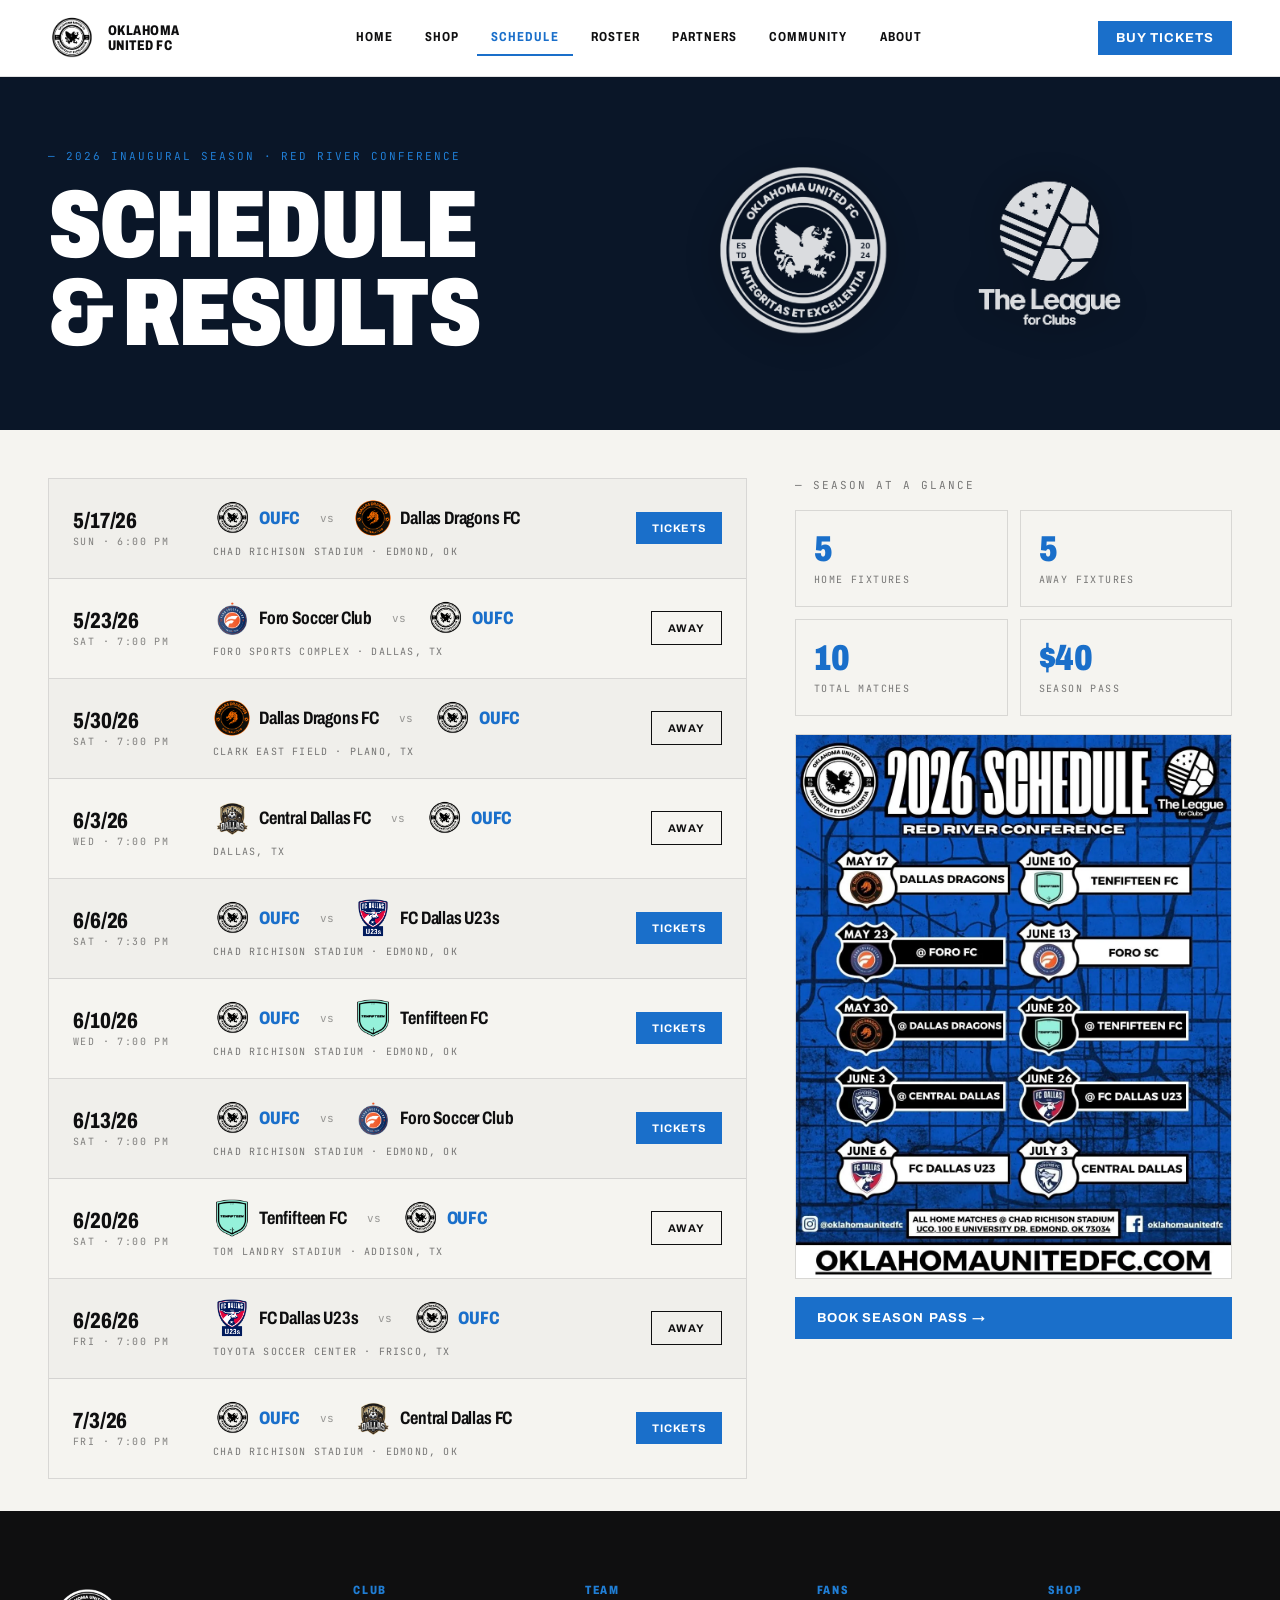
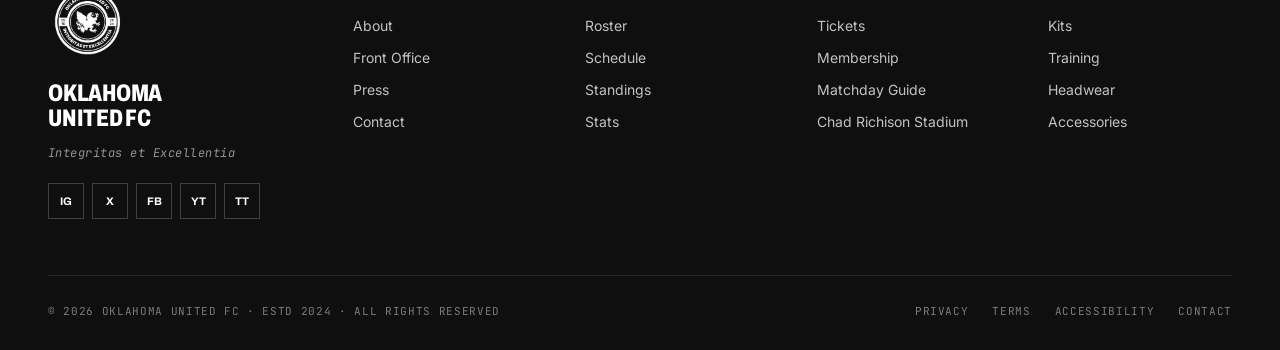
<file: schedule.html>
<!doctype html>
<html lang="en">
<head>
<meta charset="utf-8" />
<title>Schedule & Results · Oklahoma United FC</title>
<meta name="viewport" content="width=device-width, initial-scale=1" />
<link rel="icon" href="assets/logo-club.png" />
<meta property="og:type" content="website" />
<meta property="og:title" content="Schedule & Results | Oklahoma United FC" />
<meta property="og:description" content="Oklahoma United FC. Inaugural 2026 season in The League FC's Red River Conference. Chad Richison Stadium, Edmond, OK." />
<meta property="og:image" content="/assets/og-image.png" />
<meta property="og:image:width" content="1200" />
<meta property="og:image:height" content="630" />
<meta property="og:site_name" content="Oklahoma United FC" />
<meta name="twitter:card" content="summary_large_image" />
<meta name="twitter:title" content="Schedule & Results | Oklahoma United FC" />
<meta name="twitter:description" content="Oklahoma United FC. Inaugural 2026 season in The League FC's Red River Conference. Chad Richison Stadium, Edmond, OK." />
<meta name="twitter:image" content="/assets/og-image.png" />
<link rel="preconnect" href="https://fonts.googleapis.com" />
<link rel="preconnect" href="https://fonts.gstatic.com" crossorigin />
<link href="https://fonts.googleapis.com/css2?family=Archivo:ital,wdth,wght@0,75..125,400..900;1,75..125,400..900&family=Inter:wght@400;500;600;700&family=JetBrains+Mono:ital,wght@0,400;0,500;1,400&display=swap" rel="stylesheet" />
<link rel="stylesheet" href="styles/oufc.css" />
</head>
<body>
<div class="page">
  <div data-nav data-active="Schedule"></div>

  <section style="background:var(--navy);color:#fff;padding:72px 48px;position:relative;overflow:hidden;">
    <div style="position:relative;max-width:1440px;margin:0 auto;">
      <div class="font-mono" style="font-size:11px;letter-spacing:0.18em;text-transform:uppercase;color:var(--blue-light);margin-bottom:18px;">— 2026 Inaugural Season · Red River Conference</div>
      <h1 class="font-display" style="font-size:clamp(56px, 9vw, 96px);font-weight:900;line-height:0.92;text-transform:uppercase;letter-spacing:-0.02em;">Schedule<br/>& Results</h1>
      <div class="schedule-hero-marks" aria-hidden="true">
        <img src="assets/logo-club-alt.png" alt="" />
        <img src="assets/logo-league-white.png" alt="" />
      </div>
    </div>
  </section>

<section style="padding:48px 48px 32px;max-width:1440px;margin:0 auto;">
    <div style="display:grid;grid-template-columns:1.6fr 1fr;gap:48px;align-items:start;">
      <div id="match-list" style="display:flex;flex-direction:column;gap:0;border:1px solid var(--line);"></div>
      <aside style="display:flex;flex-direction:column;gap:18px;position:sticky;top:24px;">
        <div class="eyebrow">— Season at a glance</div>
        <div style="display:grid;grid-template-columns:1fr 1fr;gap:12px;">
          <div style="border:1px solid var(--line);padding:20px 18px;">
            <div class="font-display" style="font-size:36px;font-weight:900;color:var(--blue);line-height:1;margin-bottom:6px;">5</div>
            <div class="font-mono" style="font-size:10px;letter-spacing:0.14em;text-transform:uppercase;color:rgba(15,15,16,0.55);">Home Fixtures</div>
          </div>
          <div style="border:1px solid var(--line);padding:20px 18px;">
            <div class="font-display" style="font-size:36px;font-weight:900;color:var(--blue);line-height:1;margin-bottom:6px;">5</div>
            <div class="font-mono" style="font-size:10px;letter-spacing:0.14em;text-transform:uppercase;color:rgba(15,15,16,0.55);">Away Fixtures</div>
          </div>
          <div style="border:1px solid var(--line);padding:20px 18px;">
            <div class="font-display" style="font-size:36px;font-weight:900;color:var(--blue);line-height:1;margin-bottom:6px;">10</div>
            <div class="font-mono" style="font-size:10px;letter-spacing:0.14em;text-transform:uppercase;color:rgba(15,15,16,0.55);">Total Matches</div>
          </div>
          <div style="border:1px solid var(--line);padding:20px 18px;">
            <div class="font-display" style="font-size:36px;font-weight:900;color:var(--blue);line-height:1;margin-bottom:6px;">$40</div>
            <div class="font-mono" style="font-size:10px;letter-spacing:0.14em;text-transform:uppercase;color:rgba(15,15,16,0.55);">Season Pass</div>
          </div>
        </div>
        <img src="assets/schedule-infographic.jpg" alt="2026 Schedule" style="width:100%;border:1px solid var(--line);" />
        <a class="btn btn-primary" href="https://www.intix.com/org/oklahoma-united-fc" target="_blank" rel="noopener">Book Season Pass →</a>
      </aside>
    </div>
  </section>

  <div data-footer></div>
</div>

<script src="js/data.js"></script>
<script src="js/site.js"></script>
<script>
  (function () {
    var D = window.OUFC_DATA;
    var host = document.getElementById("match-list");
    var html = D.schedule.map(function (m, i) {
      var bg = i % 2 ? "transparent" : "rgba(15,15,16,0.02)";
      var border = i < D.schedule.length - 1 ? "1px solid var(--line)" : "none";
      var oufcGroup = '<div style="display:inline-flex;align-items:center;gap:8px;white-space:nowrap;flex-shrink:0;">' +
        '<img src="assets/logo-club.png" alt="OUFC" style="width:38px;height:38px;object-fit:contain;" />' +
        '<span class="font-display" style="font-size:18px;font-weight:800;color:var(--blue);">OUFC</span>' +
      '</div>';
      var oppGroup = '<div style="display:inline-flex;align-items:center;gap:8px;white-space:nowrap;flex-shrink:0;">' +
        '<img src="' + m.logo + '" alt="' + m.opp + '" style="width:38px;height:38px;object-fit:contain;" />' +
        '<span class="font-display" style="font-size:18px;font-weight:700;color:var(--ink);">' + m.opp + '</span>' +
      '</div>';
      var vs = '<span class="font-mono" style="font-size:11px;color:rgba(15,15,16,0.4);margin:0 4px;flex-shrink:0;">vs</span>';
      var matchup = m.home ? (oufcGroup + vs + oppGroup) : (oppGroup + vs + oufcGroup);
      var ctaHTML = m.home
        ? '<a class="btn btn-primary" href="' + D.ticketsUrl + '" target="_blank" rel="noopener" style="padding:10px 16px;font-size:11px;">Tickets</a>'
        : '<a class="btn btn-ghost" href="#" style="padding:10px 16px;font-size:11px;">Away</a>';
      return '<div style="display:grid;grid-template-columns:120px 1fr 130px;align-items:center;padding:20px 24px;border-bottom:' + border + ';gap:20px;background:' + bg + ';">' +
          '<div>' +
            '<div class="font-display" style="font-size:22px;font-weight:800;letter-spacing:-0.005em;">' + m.date + '</div>' +
            '<div class="font-mono" style="font-size:10px;color:rgba(15,15,16,0.5);letter-spacing:0.14em;margin-top:2px;">' + m.day + '</div>' +
          '</div>' +
          '<div style="min-width:0;">' +
            '<div style="display:flex;align-items:center;gap:16px;flex-wrap:nowrap;">' + matchup + '</div>' +
            '<div class="font-mono" style="font-size:10px;color:rgba(15,15,16,0.55);letter-spacing:0.12em;text-transform:uppercase;margin-top:8px;">' + m.venue + '</div>' +
          '</div>' +
          '<div style="text-align:right;">' + ctaHTML + '</div>' +
        '</div>';
    }).join("");
    host.innerHTML = html;
  })();
</script>
</body>
</html>
</file>
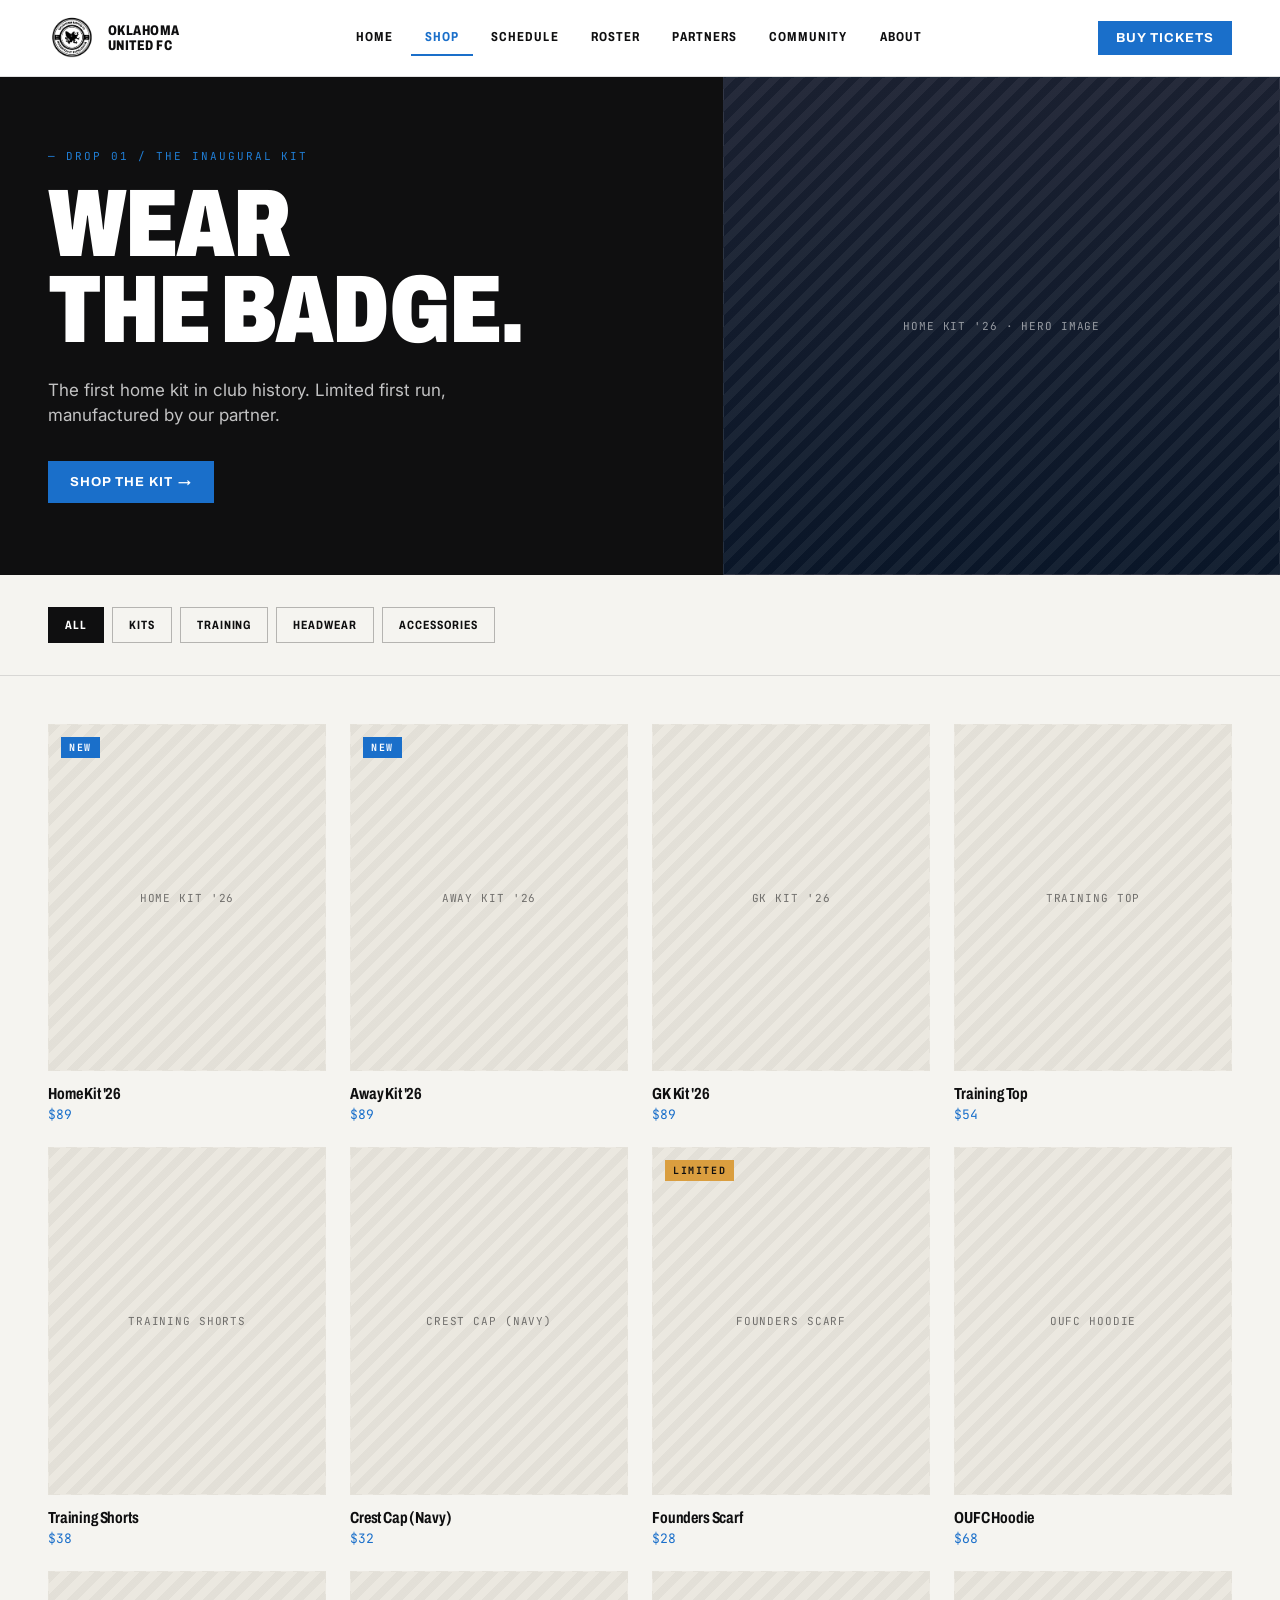
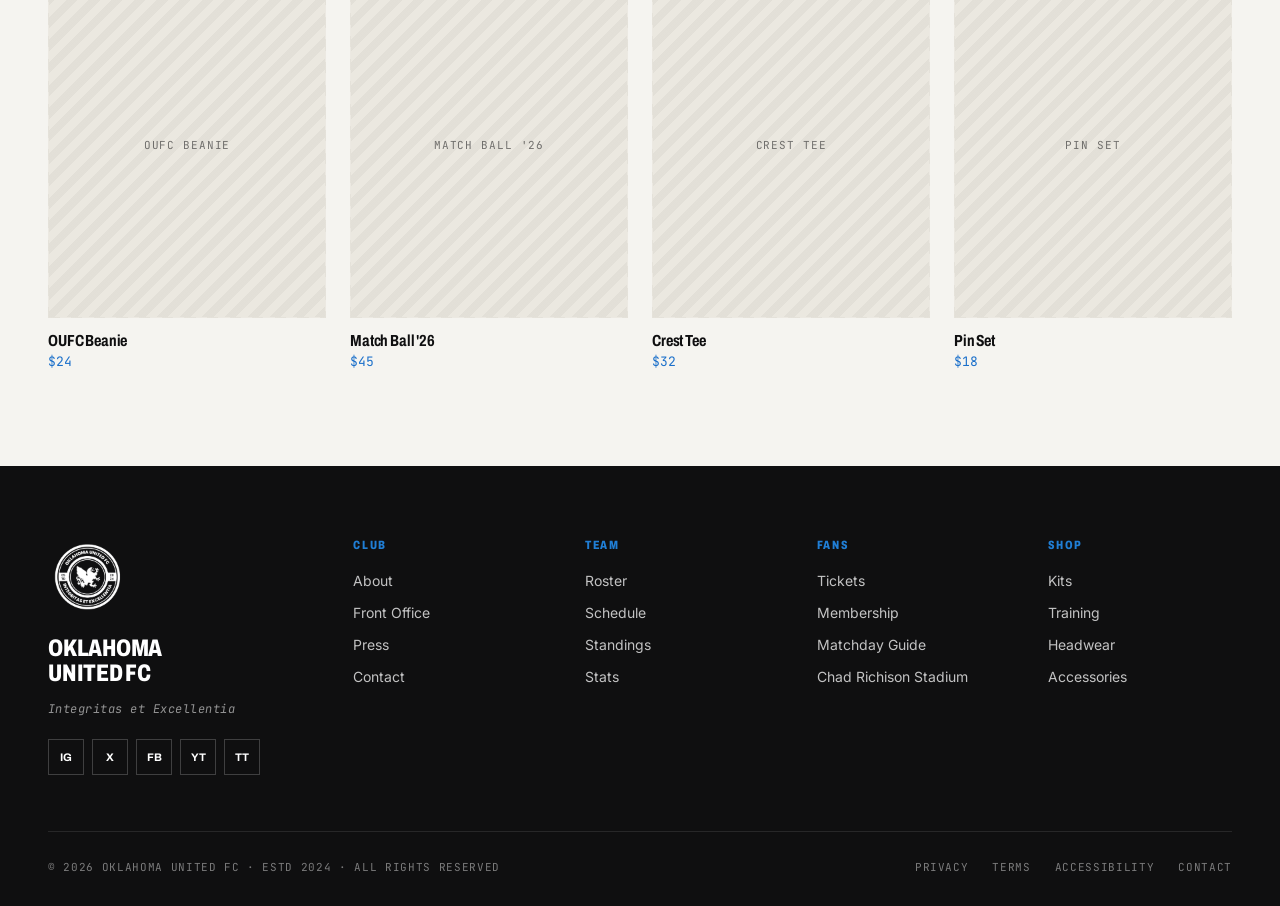
<file: shop.html>
<!doctype html>
<html lang="en">
<head>
<meta charset="utf-8" />
<title>Shop · Oklahoma United FC</title>
<meta name="viewport" content="width=device-width, initial-scale=1" />
<link rel="icon" href="assets/logo-club.png" />
<meta property="og:type" content="website" />
<meta property="og:title" content="Shop | Oklahoma United FC" />
<meta property="og:description" content="Oklahoma United FC. Inaugural 2026 season in The League FC's Red River Conference. Chad Richison Stadium, Edmond, OK." />
<meta property="og:image" content="/assets/og-image.png" />
<meta property="og:image:width" content="1200" />
<meta property="og:image:height" content="630" />
<meta property="og:site_name" content="Oklahoma United FC" />
<meta name="twitter:card" content="summary_large_image" />
<meta name="twitter:title" content="Shop | Oklahoma United FC" />
<meta name="twitter:description" content="Oklahoma United FC. Inaugural 2026 season in The League FC's Red River Conference. Chad Richison Stadium, Edmond, OK." />
<meta name="twitter:image" content="/assets/og-image.png" />
<link rel="preconnect" href="https://fonts.googleapis.com" />
<link rel="preconnect" href="https://fonts.gstatic.com" crossorigin />
<link href="https://fonts.googleapis.com/css2?family=Archivo:ital,wdth,wght@0,75..125,400..900;1,75..125,400..900&family=Inter:wght@400;500;600;700&family=JetBrains+Mono:ital,wght@0,400;0,500;1,400&display=swap" rel="stylesheet" />
<link rel="stylesheet" href="styles/oufc.css" />
</head>
<body>
<div class="page">
  <div data-nav data-active="Shop"></div>

  <section style="background:var(--ink);color:#fff;padding:0;position:relative;overflow:hidden;">
    <div style="max-width:1440px;margin:0 auto;display:grid;grid-template-columns:1.3fr 1fr;min-height:460px;">
      <div style="padding:72px 48px;display:flex;flex-direction:column;justify-content:center;">
        <div class="font-mono" style="font-size:11px;letter-spacing:0.18em;text-transform:uppercase;color:var(--blue-light);margin-bottom:18px;">— Drop 01 / The Inaugural Kit</div>
        <h1 class="font-display" style="font-size:clamp(56px, 9vw, 96px);font-weight:900;line-height:0.9;text-transform:uppercase;letter-spacing:-0.02em;margin-bottom:24px;">Wear<br/>the badge.</h1>
        <p style="font-size:17px;line-height:1.5;color:rgba(255,255,255,0.75);max-width:460px;margin-bottom:32px;">The first home kit in club history. Limited first run, manufactured by our partner.</p>
        <a class="btn btn-primary" href="https://www.oklahomaunitedfcstore.com/category/all-products" target="_blank" rel="noopener" style="align-self:flex-start;">Shop the Kit →</a>
      </div>
      <div class="ph">HOME KIT '26 · HERO IMAGE</div>
    </div>
  </section>

  <section style="padding:32px 48px;border-bottom:1px solid var(--line);">
    <div style="max-width:1440px;margin:0 auto;display:flex;gap:8px;flex-wrap:wrap;">
      <button class="font-display" style="padding:10px 16px;border:1px solid var(--line-strong);background:var(--ink);color:#fff;font-size:12px;font-weight:700;letter-spacing:0.08em;text-transform:uppercase;cursor:pointer;">All</button>
      <button class="font-display" style="padding:10px 16px;border:1px solid var(--line-strong);background:transparent;color:var(--ink);font-size:12px;font-weight:700;letter-spacing:0.08em;text-transform:uppercase;cursor:pointer;">Kits</button>
      <button class="font-display" style="padding:10px 16px;border:1px solid var(--line-strong);background:transparent;color:var(--ink);font-size:12px;font-weight:700;letter-spacing:0.08em;text-transform:uppercase;cursor:pointer;">Training</button>
      <button class="font-display" style="padding:10px 16px;border:1px solid var(--line-strong);background:transparent;color:var(--ink);font-size:12px;font-weight:700;letter-spacing:0.08em;text-transform:uppercase;cursor:pointer;">Headwear</button>
      <button class="font-display" style="padding:10px 16px;border:1px solid var(--line-strong);background:transparent;color:var(--ink);font-size:12px;font-weight:700;letter-spacing:0.08em;text-transform:uppercase;cursor:pointer;">Accessories</button>
    </div>
  </section>

  <section style="padding:48px 48px 96px;max-width:1440px;margin:0 auto;">
    <div id="product-grid" style="display:grid;grid-template-columns:repeat(4, 1fr);gap:24px;"></div>
  </section>

  <div data-footer></div>
</div>

<script src="js/data.js"></script>
<script src="js/site.js"></script>
<script>
  (function () {
    var products = [
      { n: "Home Kit '26", p: "$89", tag: "NEW" },
      { n: "Away Kit '26", p: "$89", tag: "NEW" },
      { n: "GK Kit '26", p: "$89" },
      { n: "Training Top", p: "$54" },
      { n: "Training Shorts", p: "$38" },
      { n: "Crest Cap (Navy)", p: "$32" },
      { n: "Founders Scarf", p: "$28", tag: "LIMITED" },
      { n: "OUFC Hoodie", p: "$68" },
      { n: "OUFC Beanie", p: "$24" },
      { n: "Match Ball '26", p: "$45" },
      { n: "Crest Tee", p: "$32" },
      { n: "Pin Set", p: "$18" },
    ];
    var host = document.getElementById("product-grid");
    host.innerHTML = products.map(function (p) {
      var tagBg = p.tag === "LIMITED" ? "var(--gold)" : "var(--blue)";
      var tagColor = p.tag === "LIMITED" ? "var(--ink)" : "#fff";
      var tagHTML = p.tag ? '<div class="font-mono" style="position:absolute;top:12px;left:12px;background:' + tagBg + ';color:' + tagColor + ';padding:4px 8px;font-size:10px;letter-spacing:0.16em;font-weight:700;">' + p.tag + '</div>' : '';
      return '<div>' +
        '<div class="ph ph-light" style="aspect-ratio:4/5;margin-bottom:14px;position:relative;">' + p.n.toUpperCase() + tagHTML + '</div>' +
        '<div class="font-display" style="font-size:16px;font-weight:700;margin-bottom:4px;">' + p.n + '</div>' +
        '<div class="font-mono" style="font-size:13px;color:var(--blue);">' + p.p + '</div>' +
      '</div>';
    }).join("");
  })();
</script>
</body>
</html>
</file>
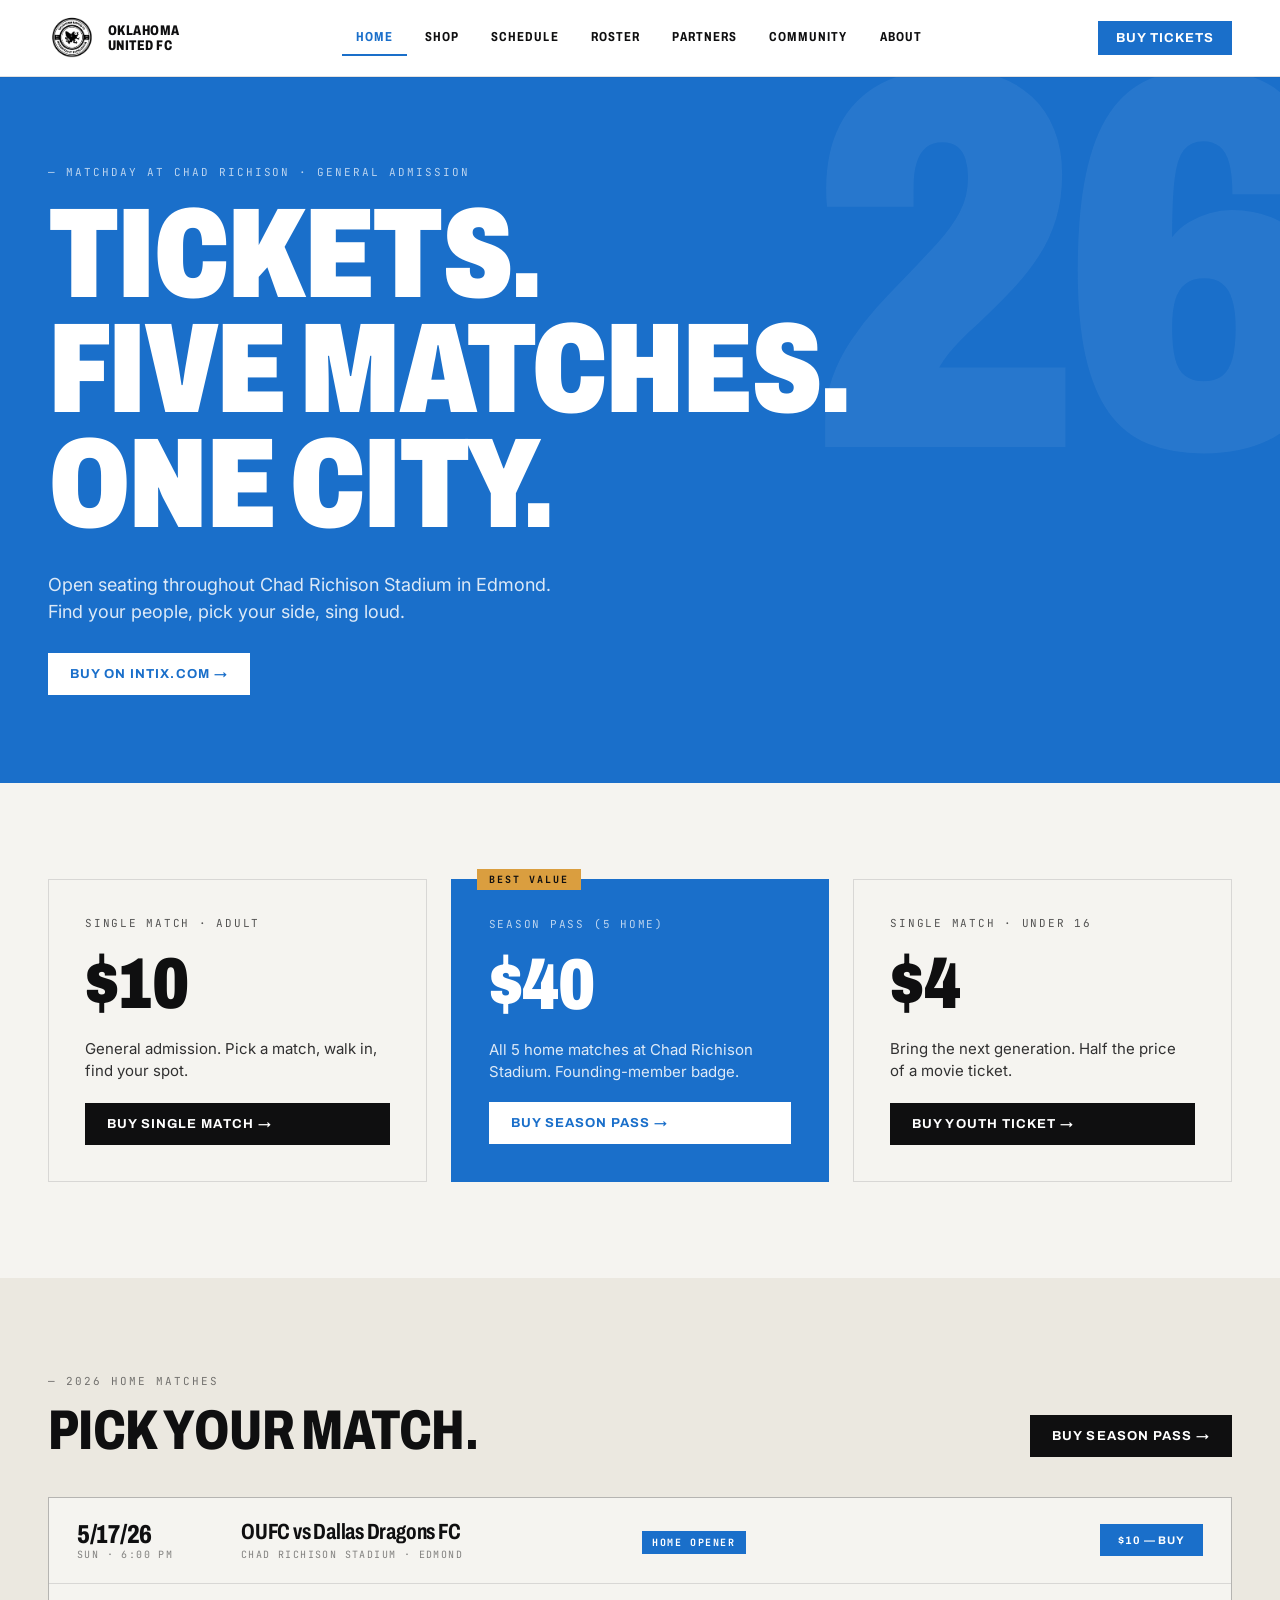
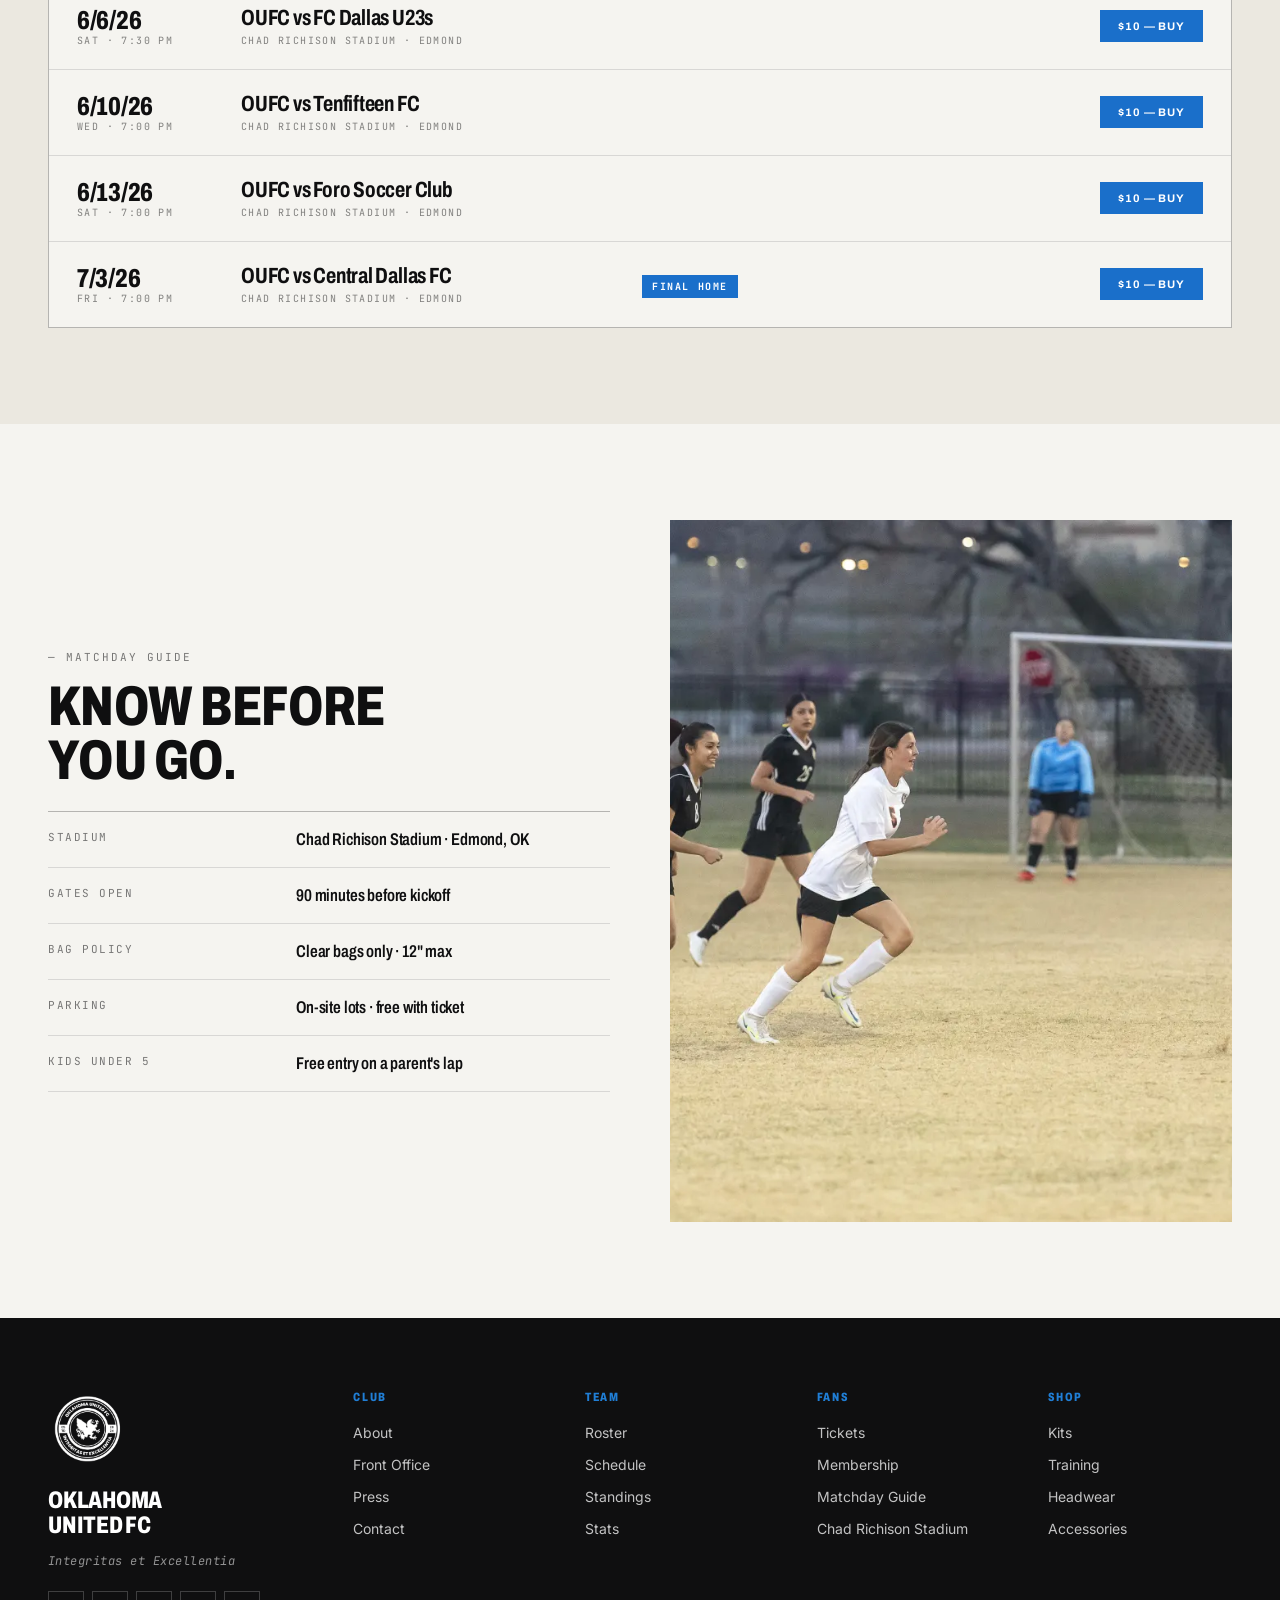
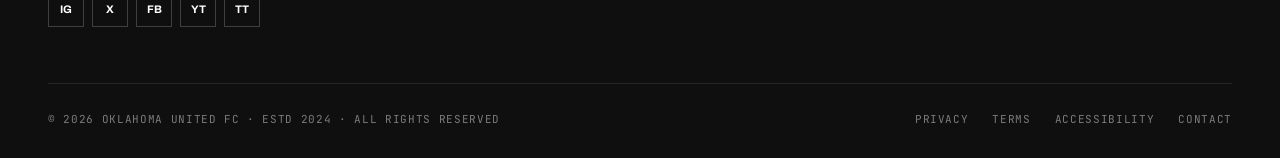
<file: tickets.html>
<!doctype html>
<html lang="en">
<head>
<meta charset="utf-8" />
<title>Tickets · Oklahoma United FC</title>
<meta name="viewport" content="width=device-width, initial-scale=1" />
<link rel="icon" href="assets/logo-club.png" />
<meta property="og:type" content="website" />
<meta property="og:title" content="Tickets | Oklahoma United FC" />
<meta property="og:description" content="Oklahoma United FC. Inaugural 2026 season in The League FC's Red River Conference. Chad Richison Stadium, Edmond, OK." />
<meta property="og:image" content="/assets/og-image.png" />
<meta property="og:image:width" content="1200" />
<meta property="og:image:height" content="630" />
<meta property="og:site_name" content="Oklahoma United FC" />
<meta name="twitter:card" content="summary_large_image" />
<meta name="twitter:title" content="Tickets | Oklahoma United FC" />
<meta name="twitter:description" content="Oklahoma United FC. Inaugural 2026 season in The League FC's Red River Conference. Chad Richison Stadium, Edmond, OK." />
<meta name="twitter:image" content="/assets/og-image.png" />
<link rel="preconnect" href="https://fonts.googleapis.com" />
<link rel="preconnect" href="https://fonts.gstatic.com" crossorigin />
<link href="https://fonts.googleapis.com/css2?family=Archivo:ital,wdth,wght@0,75..125,400..900;1,75..125,400..900&family=Inter:wght@400;500;600;700&family=JetBrains+Mono:ital,wght@0,400;0,500;1,400&display=swap" rel="stylesheet" />
<link rel="stylesheet" href="styles/oufc.css" />
</head>
<body>
<div class="page">
  <div data-nav data-active="Home"></div>

  <section style="background:var(--blue);color:#fff;padding:88px 48px;position:relative;overflow:hidden;">
    <div style="max-width:1440px;margin:0 auto;position:relative;">
      <div class="font-mono" style="font-size:11px;letter-spacing:0.18em;text-transform:uppercase;color:rgba(255,255,255,0.7);margin-bottom:18px;">— Matchday at Chad Richison · General Admission</div>
      <h1 class="font-display" style="font-size:clamp(64px, 11vw, 128px);font-weight:900;line-height:0.9;text-transform:uppercase;letter-spacing:-0.02em;max-width:1100px;">Tickets.<br/>Five matches.<br/>One city.</h1>
      <p style="font-size:18px;line-height:1.5;color:rgba(255,255,255,0.85);max-width:540px;margin-top:28px;">Open seating throughout Chad Richison Stadium in Edmond. Find your people, pick your side, sing loud.</p>
      <a class="btn" href="https://www.intix.com/org/oklahoma-united-fc" target="_blank" rel="noopener" style="background:#fff;color:var(--blue);margin-top:28px;">Buy on intix.com →</a>
    </div>
    <div class="font-display" style="position:absolute;right:-40px;top:-80px;font-size:540px;font-weight:900;color:rgba(255,255,255,0.06);line-height:1;letter-spacing:-0.04em;pointer-events:none;">26</div>
  </section>

  <section style="padding:96px 48px;max-width:1440px;margin:0 auto;">
    <div style="display:grid;grid-template-columns:repeat(3, 1fr);gap:24px;">
      <div style="padding:36px;border:1px solid var(--line);background:var(--paper);color:var(--ink);display:flex;flex-direction:column;gap:18px;position:relative;">
        <div class="font-mono" style="font-size:11px;letter-spacing:0.16em;text-transform:uppercase;opacity:0.7;">Single Match · Adult</div>
        <div class="font-display" style="font-size:72px;font-weight:900;line-height:1;">$10</div>
        <p style="font-size:15px;line-height:1.5;opacity:0.85;flex:1;">General admission. Pick a match, walk in, find your spot.</p>
        <a class="btn" href="https://www.intix.com/org/oklahoma-united-fc" target="_blank" rel="noopener" style="background:var(--ink);color:#fff;">Buy Single Match →</a>
      </div>
      <div style="padding:36px;border:2px solid var(--blue);background:var(--blue);color:#fff;display:flex;flex-direction:column;gap:18px;position:relative;">
        <div class="font-mono" style="position:absolute;top:-12px;left:24px;background:var(--gold);color:var(--ink);padding:4px 12px;font-size:10px;letter-spacing:0.2em;text-transform:uppercase;font-weight:700;">Best Value</div>
        <div class="font-mono" style="font-size:11px;letter-spacing:0.16em;text-transform:uppercase;opacity:0.7;">Season Pass (5 home)</div>
        <div class="font-display" style="font-size:72px;font-weight:900;line-height:1;">$40</div>
        <p style="font-size:15px;line-height:1.5;opacity:0.85;flex:1;">All 5 home matches at Chad Richison Stadium. Founding-member badge.</p>
        <a class="btn" href="https://www.intix.com/org/oklahoma-united-fc" target="_blank" rel="noopener" style="background:#fff;color:var(--blue);">Buy Season Pass →</a>
      </div>
      <div style="padding:36px;border:1px solid var(--line);background:var(--paper);color:var(--ink);display:flex;flex-direction:column;gap:18px;position:relative;">
        <div class="font-mono" style="font-size:11px;letter-spacing:0.16em;text-transform:uppercase;opacity:0.7;">Single Match · Under 16</div>
        <div class="font-display" style="font-size:72px;font-weight:900;line-height:1;">$4</div>
        <p style="font-size:15px;line-height:1.5;opacity:0.85;flex:1;">Bring the next generation. Half the price of a movie ticket.</p>
        <a class="btn" href="https://www.intix.com/org/oklahoma-united-fc" target="_blank" rel="noopener" style="background:var(--ink);color:#fff;">Buy Youth Ticket →</a>
      </div>
    </div>
  </section>

  <section style="background:var(--paper-2);padding:96px 48px;">
    <div style="max-width:1440px;margin:0 auto;">
      <div style="display:flex;justify-content:space-between;align-items:flex-end;margin-bottom:40px;flex-wrap:wrap;gap:24px;">
        <div>
          <div class="eyebrow" style="margin-bottom:16px;">— 2026 Home Matches</div>
          <h2 class="font-display" style="font-size:clamp(36px, 5vw, 56px);font-weight:800;text-transform:uppercase;line-height:0.95;letter-spacing:-0.01em;">Pick your match.</h2>
        </div>
        <a class="btn btn-dark" href="https://www.intix.com/org/oklahoma-united-fc" target="_blank" rel="noopener">Buy Season Pass →</a>
      </div>
      <div id="home-match-list" style="border:1px solid var(--line-strong);background:var(--paper);"></div>
    </div>
  </section>

  <section style="padding:96px 48px;max-width:1440px;margin:0 auto;display:grid;grid-template-columns:1fr 1fr;gap:60px;align-items:center;">
    <div>
      <div class="eyebrow" style="margin-bottom:16px;">— Matchday Guide</div>
      <h2 class="font-display" style="font-size:clamp(36px, 5vw, 56px);font-weight:800;text-transform:uppercase;line-height:0.95;letter-spacing:-0.01em;margin-bottom:24px;">Know before<br/>you go.</h2>
      <div style="display:flex;flex-direction:column;gap:0;border-top:1px solid var(--line-strong);">
        <div style="display:grid;grid-template-columns:1fr 1.4fr;gap:24px;padding:18px 0;border-bottom:1px solid var(--line);">
          <div class="font-mono" style="font-size:11px;letter-spacing:0.14em;text-transform:uppercase;color:rgba(15,15,16,0.55);">Stadium</div>
          <div class="font-display" style="font-size:17px;font-weight:600;">Chad Richison Stadium · Edmond, OK</div>
        </div>
        <div style="display:grid;grid-template-columns:1fr 1.4fr;gap:24px;padding:18px 0;border-bottom:1px solid var(--line);">
          <div class="font-mono" style="font-size:11px;letter-spacing:0.14em;text-transform:uppercase;color:rgba(15,15,16,0.55);">Gates Open</div>
          <div class="font-display" style="font-size:17px;font-weight:600;">90 minutes before kickoff</div>
        </div>
        <div style="display:grid;grid-template-columns:1fr 1.4fr;gap:24px;padding:18px 0;border-bottom:1px solid var(--line);">
          <div class="font-mono" style="font-size:11px;letter-spacing:0.14em;text-transform:uppercase;color:rgba(15,15,16,0.55);">Bag Policy</div>
          <div class="font-display" style="font-size:17px;font-weight:600;">Clear bags only · 12" max</div>
        </div>
        <div style="display:grid;grid-template-columns:1fr 1.4fr;gap:24px;padding:18px 0;border-bottom:1px solid var(--line);">
          <div class="font-mono" style="font-size:11px;letter-spacing:0.14em;text-transform:uppercase;color:rgba(15,15,16,0.55);">Parking</div>
          <div class="font-display" style="font-size:17px;font-weight:600;">On-site lots · free with ticket</div>
        </div>
        <div style="display:grid;grid-template-columns:1fr 1.4fr;gap:24px;padding:18px 0;border-bottom:1px solid var(--line);">
          <div class="font-mono" style="font-size:11px;letter-spacing:0.14em;text-transform:uppercase;color:rgba(15,15,16,0.55);">Kids Under 5</div>
          <div class="font-display" style="font-size:17px;font-weight:600;">Free entry on a parent's lap</div>
        </div>
      </div>
    </div>
    <img src="assets/community-3.jpg" alt="Chad Richison Stadium" style="width:100%;aspect-ratio:4/5;object-fit:cover;" />
  </section>

  <div data-footer></div>
</div>

<script src="js/data.js"></script>
<script src="js/site.js"></script>
<script>
  (function () {
    var D = window.OUFC_DATA;
    var home = D.schedule.filter(function (m) { return m.home; });
    var host = document.getElementById("home-match-list");
    host.innerHTML = home.map(function (m, i) {
      var border = i < home.length - 1 ? "1px solid var(--line)" : "none";
      var note = m.note ? '<span class="font-mono" style="font-size:10px;padding:5px 10px;background:var(--blue);color:#fff;letter-spacing:0.16em;text-transform:uppercase;font-weight:700;">' + m.note + '</span>' : '';
      return '<div style="display:grid;grid-template-columns:140px 1fr 1fr 160px;align-items:center;padding:22px 28px;border-bottom:' + border + ';gap:24px;">' +
          '<div>' +
            '<div class="font-display" style="font-size:26px;font-weight:800;">' + m.date + '</div>' +
            '<div class="font-mono" style="font-size:10px;color:rgba(15,15,16,0.5);letter-spacing:0.14em;">' + m.day + '</div>' +
          '</div>' +
          '<div>' +
            '<div class="font-display" style="font-size:22px;font-weight:700;">OUFC vs ' + m.opp + '</div>' +
            '<div class="font-mono" style="font-size:10px;color:rgba(15,15,16,0.5);letter-spacing:0.14em;text-transform:uppercase;margin-top:4px;">Chad Richison Stadium · Edmond</div>' +
          '</div>' +
          '<div>' + note + '</div>' +
          '<div style="text-align:right;"><a class="btn btn-primary" href="' + D.ticketsUrl + '" target="_blank" rel="noopener" style="padding:10px 18px;font-size:11px;">$10 — Buy</a></div>' +
        '</div>';
    }).join("");
  })();
</script>
</body>
</html>
</file>
<file: styles/oufc.css>
/* OUFC Design System */
:root {
  --blue: #1a6fca;
  --blue-light: #207ED5;
  --blue-deep: #0a3d7a;
  --navy: #0a1628;
  --ink: #0f0f10;
  --paper: #f5f4f0;
  --paper-2: #ebe8e0;
  --line: rgba(15,15,16,0.12);
  --line-strong: rgba(15,15,16,0.28);
  --gold: oklch(0.74 0.13 75);
  --red: #c62828;
  --green: #2e7d32;
}

* { box-sizing: border-box; margin: 0; padding: 0; }

html, body { background: var(--paper); color: var(--ink); font-family: 'Inter', system-ui, sans-serif; -webkit-font-smoothing: antialiased; }

img { display: block; max-width: 100%; }

a { color: inherit; }

.font-display { font-family: 'Archivo', 'Helvetica Neue', sans-serif; font-stretch: condensed; letter-spacing: -0.01em; }
.font-mono { font-family: 'JetBrains Mono', ui-monospace, monospace; }

.uppercase { text-transform: uppercase; }
.italic { font-style: italic; }

/* placeholder image style */
.ph {
  background:
    repeating-linear-gradient(135deg, rgba(255,255,255,0.05) 0 8px, transparent 8px 16px),
    linear-gradient(180deg, #1a2030, #0a1628);
  color: rgba(255,255,255,0.55);
  display: flex; align-items: center; justify-content: center;
  font-family: 'JetBrains Mono', monospace;
  font-size: 11px;
  letter-spacing: 0.08em;
  text-transform: uppercase;
  border: 1px solid rgba(255,255,255,0.06);
}
.ph-light {
  background:
    repeating-linear-gradient(135deg, rgba(15,15,16,0.04) 0 8px, transparent 8px 16px),
    var(--paper-2);
  color: rgba(15,15,16,0.55);
}

/* Shared button */
.btn {
  display: inline-flex; align-items: center; gap: 8px;
  padding: 14px 22px;
  border: none; cursor: pointer;
  font-family: 'Archivo', sans-serif;
  font-weight: 700;
  font-size: 13px;
  letter-spacing: 0.08em;
  text-transform: uppercase;
  text-decoration: none;
  transition: all .15s ease;
}
.btn-primary { background: var(--blue); color: #fff; }
.btn-primary:hover { background: var(--blue-light); }
.btn-dark { background: var(--ink); color: #fff; }
.btn-ghost { background: transparent; color: var(--ink); border: 1.5px solid var(--ink); }
.btn-ghost-light { background: transparent; color: #fff; border: 1.5px solid rgba(255,255,255,0.4); }

.eyebrow {
  font-family: 'JetBrains Mono', monospace;
  font-size: 11px;
  letter-spacing: 0.18em;
  text-transform: uppercase;
  color: rgba(15,15,16,0.55);
}
.eyebrow-light { color: rgba(255,255,255,0.55); }

/* Hamburger button — hidden on desktop, shown on mobile via media query */
.nav-toggle {
  display: none;
  align-items: center;
  gap: 6px;
  padding: 9px 14px;
  background: transparent;
  color: var(--ink);
  border: 1.5px solid var(--ink);
  cursor: pointer;
  font-family: 'Archivo', sans-serif;
  font-weight: 700;
  font-size: 12px;
  letter-spacing: 0.08em;
  text-transform: uppercase;
}
.nav-toggle:hover { background: var(--ink); color: #fff; }
.nav-toggle-icon { font-size: 14px; line-height: 1; }

/* Instagram marquee — auto-scrolling continuous loop.
   Items are duplicated in HTML so translateX(-50%) loops seamlessly. */
.ig-marquee {
  overflow: hidden;
  position: relative;
}
.ig-marquee-row {
  display: flex;
  width: max-content;
  animation: ig-marquee 60s linear infinite;
  will-change: transform;
}
.ig-marquee:hover .ig-marquee-row {
  animation-play-state: paused;
}
.ig-marquee-item {
  flex: 0 0 280px;
  height: 280px;
  position: relative;
  display: block;
  margin-right: 4px;
  text-decoration: none;
}
.ig-marquee-item img {
  width: 280px;
  height: 280px;
  object-fit: cover;
  display: block;
}
.ig-marquee-meta {
  position: absolute;
  left: 12px;
  bottom: 12px;
  color: #fff;
  letter-spacing: 0.14em;
  text-shadow: 0 1px 4px rgba(0,0,0,0.6);
  font-size: 10px;
  font-family: 'JetBrains Mono', ui-monospace, monospace;
}
@keyframes ig-marquee {
  from { transform: translateX(0); }
  to { transform: translateX(-50%); }
}
@media (prefers-reduced-motion: reduce) {
  .ig-marquee-row { animation: none; }
}

/* Partner tier marquee — same loop pattern, sized per tier via inline vars. */
.partner-marquee {
  overflow: hidden;
  position: relative;
  border: 1px solid var(--line);
  background: var(--line);
}
.partner-marquee-row {
  display: flex;
  width: max-content;
  animation: partner-marquee var(--marquee-duration, 60s) linear infinite;
  will-change: transform;
}
.partner-marquee:hover .partner-marquee-row {
  animation-play-state: paused;
}
.partner-marquee-item {
  flex: 0 0 auto;
  display: flex;
  align-items: center;
  justify-content: center;
  background: var(--paper);
  margin-right: 1px;
  padding: 0 24px;
  text-align: center;
  line-height: 1.15;
  font-weight: 700;
  letter-spacing: 0.04em;
  color: rgba(15, 15, 16, 0.78);
}
.partner-marquee-item img {
  max-width: 80%;
  max-height: 70%;
  object-fit: contain;
}
.partner-marquee.is-dark {
  border-color: rgba(255, 255, 255, 0.08);
  background: rgba(255, 255, 255, 0.08);
}
.partner-marquee.is-dark .partner-marquee-item {
  background: var(--ink);
  color: rgba(255, 255, 255, 0.78);
}
.partner-marquee.is-dark .partner-marquee-item img {
  filter: brightness(0) invert(1);
  opacity: 0.85;
}

/* Hero watermark — white club mark in the upper-right of the hero image.
   Sized off the viewport so it scales without crowding the headline.
   Hidden on phones to keep the title and image breathing room. */
.hero-watermark {
  position: absolute;
  top: 140px;
  /* Align right edge with the 1440px content gutter (48px section padding). */
  right: max(48px, calc((100vw - 1440px) / 2 + 48px));
  width: clamp(180px, 22vw, 360px);
  height: auto;
  opacity: 0.85;
  pointer-events: none;
  z-index: 1;
  filter: drop-shadow(0 4px 24px rgba(0, 0, 0, 0.45));
}
@media (max-width: 1024px) {
  .hero-watermark {
    top: 110px;
    right: 32px;
    width: clamp(140px, 24vw, 220px);
    opacity: 0.7;
  }
}
@media (max-width: 640px) {
  .hero-watermark { display: none; }
}

/* Schedule hero — paired OUFC crest + The League for Clubs marks on the right */
.schedule-hero-marks {
  position: absolute;
  right: 80px;
  top: 50%;
  transform: translateY(-50%);
  display: flex;
  align-items: center;
  gap: 40px;
  pointer-events: none;
  z-index: 1;
}
.schedule-hero-marks img {
  width: clamp(150px, 16vw, 230px);
  height: auto;
  opacity: 0.85;
  filter: drop-shadow(0 4px 18px rgba(0, 0, 0, 0.4));
}
@media (max-width: 900px) {
  .schedule-hero-marks { right: 32px; gap: 22px; }
  .schedule-hero-marks img { width: clamp(90px, 16vw, 140px); opacity: 0.7; }
}
@media (max-width: 600px) {
  .schedule-hero-marks { display: none; }
}
@keyframes partner-marquee {
  from { transform: translateX(0); }
  to { transform: translateX(-50%); }
}
@media (prefers-reduced-motion: reduce) {
  .partner-marquee-row { animation: none; }
}

/* Page wrapper — full-bleed; section backgrounds run edge-to-edge,
   inner content is centered at max-width: 1440px inside each section. */
.page {
  width: 100%;
  background: var(--paper);
  color: var(--ink);
  /* `clip` (not `hidden`) so position:sticky descendants still work. */
  overflow-x: clip;
}
.page-dark { background: var(--navy); color: #fff; }

/* ---------- Mobile responsive overrides ----------
   The design uses lots of inline `grid-template-columns` with fixed counts
   and `padding: ... 48px` for side gutters. We override those at narrow
   breakpoints. !important is required to beat inline styles. */
@media (max-width: 900px) {
  /* Stack every explicit-column grid into a single column */
  [style*="grid-template-columns"] {
    grid-template-columns: 1fr !important;
    gap: 20px !important;
  }

  /* Side borders look wrong once a grid is stacked */
  [style*="border-left:1px solid"] {
    border-left: none !important;
    padding-left: 0 !important;
  }
  [style*="border-right:1px solid"] {
    border-right: none !important;
  }

  /* Header on mobile: tight row with logo + hamburger + Buy Tickets.
     Nav links collapse into a dropdown that opens when MENU is tapped. */
  header > div {
    flex-wrap: wrap !important;
    height: auto !important;
    padding: 10px 14px !important;
    gap: 8px !important;
    justify-content: flex-start !important;
  }
  header > div > a:first-child {
    margin-right: auto !important;
  }
  header > div > a:first-child img {
    height: 36px !important;
  }
  header > div > a:first-child div {
    font-size: 11px !important;
  }
  /* Show the hamburger */
  .nav-toggle { display: inline-flex !important; }
  /* Hide nav links by default; show as full-width dropdown when toggled */
  header nav.nav-links {
    display: none !important;
    order: 99 !important;
    width: 100% !important;
    flex-wrap: wrap !important;
    justify-content: center !important;
    gap: 0 !important;
    margin-top: 6px !important;
    padding-top: 8px !important;
    border-top: 1px solid var(--line) !important;
  }
  header nav.nav-links.is-open {
    display: flex !important;
  }
  header nav.nav-links a {
    padding: 12px 16px !important;
    font-size: 13px !important;
    width: 100% !important;
    text-align: center !important;
    border-bottom: 1px solid var(--line) !important;
  }
  /* Shrink Buy Tickets button slightly so it fits next to MENU */
  header > div > a.btn-primary {
    padding: 9px 14px !important;
    font-size: 12px !important;
  }

  /* Reduce horizontal padding on all sections + inner padded containers */
  section,
  footer > div,
  div[style*="padding:0 48px"] {
    padding-left: 20px !important;
    padding-right: 20px !important;
  }

  /* Tighten huge top/bottom padding on big sections */
  section[style*="padding:120px"] { padding-top: 64px !important; padding-bottom: 64px !important; }
  section[style*="padding:96px"]  { padding-top: 56px !important; padding-bottom: 56px !important; }
  section[style*="padding:88px"]  { padding-top: 48px !important; padding-bottom: 48px !important; }
  section[style*="padding:80px"]  { padding-top: 48px !important; padding-bottom: 48px !important; }
  section[style*="padding:72px"]  { padding-top: 48px !important; padding-bottom: 48px !important; }

  /* Hero on home — shrink min-height + inner padding */
  section[style*="min-height:760px"] { min-height: 540px !important; }
  div[style*="padding:60px 48px 0"] { padding: 36px 20px 0 !important; min-height: 540px !important; }

  /* Ticker: scroll horizontally instead of clipping */
  [style*="display:flex;flex:1;overflow:hidden"] {
    overflow-x: auto !important;
    overflow-y: hidden !important;
  }

  /* Schedule pill filter buttons — make tappable */
  button[style*="padding:10px 18px"], button[style*="padding:10px 16px"] {
    padding: 10px 14px !important;
    font-size: 11px !important;
  }
}

@media (max-width: 600px) {
  section,
  footer > div,
  div[style*="padding:0 48px"] {
    padding-left: 16px !important;
    padding-right: 16px !important;
  }
  /* Cards/blocks with inner padding 64 — tighten */
  div[style*="padding:64px"]    { padding: 32px !important; }
  div[style*="padding:48px"]    { padding: 24px !important; }
  div[style*="padding:36px"]    { padding: 24px !important; }
  /* Buttons: full-width on tiny screens for thumb-friendly tapping */
  .btn { padding: 12px 18px; font-size: 12px; }
}
</file>
